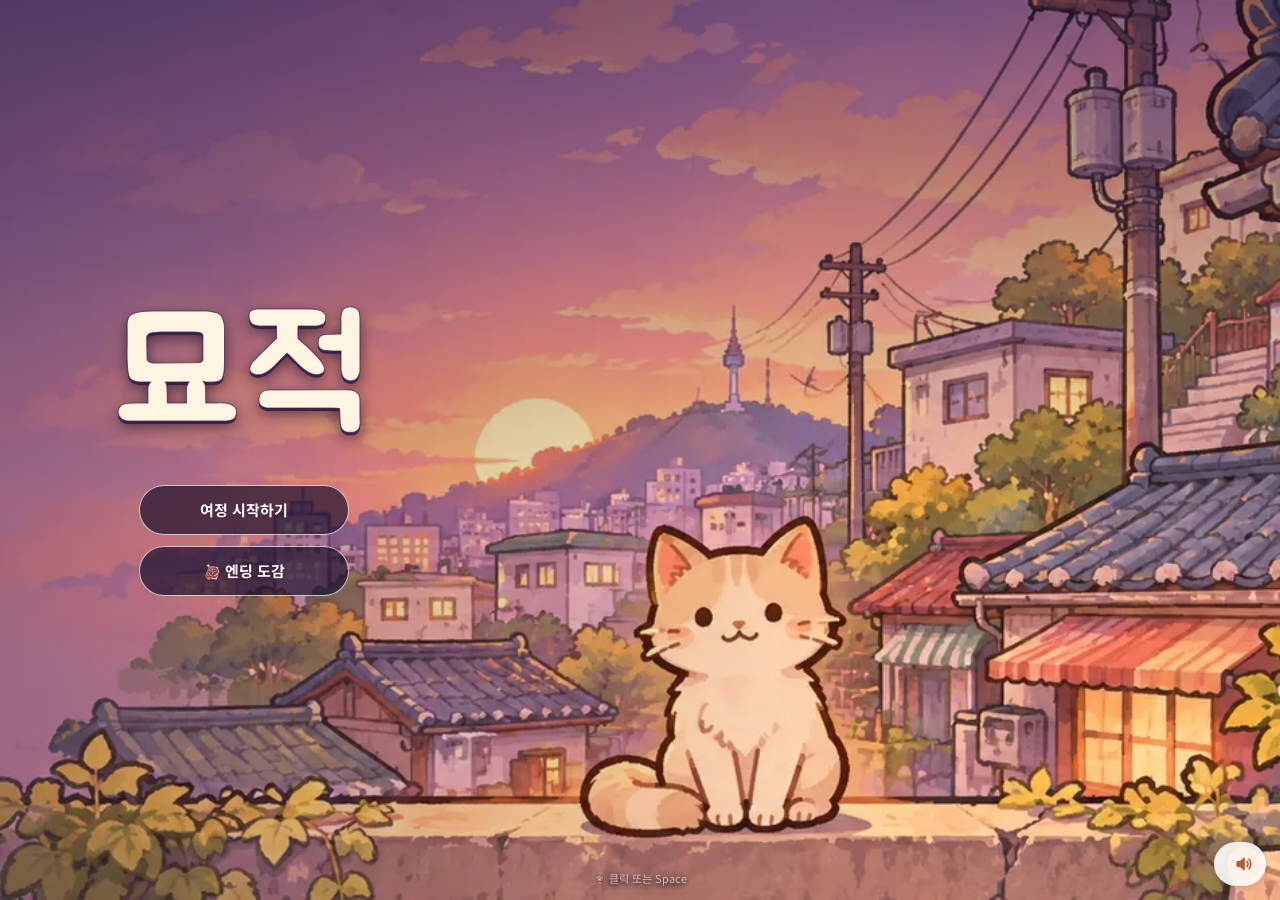
<file: index.html>
<!doctype html>
<html lang="ko">
<head>
<meta charset="UTF-8" />
<meta name="viewport" content="width=device-width, initial-scale=1.0, maximum-scale=1, user-scalable=no, viewport-fit=cover" />
<script>window.__IS_TOUCH = (window.matchMedia && matchMedia("(pointer: coarse)").matches) || ("ontouchstart" in window); if(window.__IS_TOUCH) document.documentElement.classList.add("is-touch");</script>
<title>묘적</title>
<link rel="icon" type="image/png" sizes="64x64" href="icons/icon-64.png">
<link rel="apple-touch-icon" sizes="180x180" href="icons/icon-180.png">
<link rel="manifest" href="manifest.webmanifest">
<meta name="theme-color" content="#5a3a22">

<!-- v38: 보금자리 상단 출입로/크롭 및 철거 후 암전 멈춤 수정 -->
<meta name="theme-color" content="#8f79c9">
<link rel="preconnect" href="https://fonts.googleapis.com">
<link href="https://fonts.googleapis.com/css2?family=Do+Hyeon&family=Noto+Sans+KR:wght@400;500;700;900&display=swap" rel="stylesheet">
<link rel="stylesheet" href="style.css">




















</head>
<body>
<div id="app" class="isaac-ui">
  <div class="sky-overlay" id="sky-overlay"></div>
  <div class="cloud" id="cloud1" style="width:180px;height:60px;top:8%;left:6%;"></div>
  <div class="cloud" id="cloud2" style="width:220px;height:70px;top:14%;left:38%;"></div>
  <div class="cloud" id="cloud3" style="width:160px;height:55px;top:6%;left:68%;"></div>
  <div class="cloud" id="cloud4" style="width:260px;height:80px;top:20%;left:78%;"></div>
  <div class="cloud" id="cloud5" style="width:190px;height:65px;top:22%;left:18%;"></div>
  <div class="lightning-overlay" id="lightning"></div>
  <div class="season-tint" id="season-tint"></div>
  <canvas id="fx-layer"></canvas>

  <header>
    <div class="title-block">
      <h1 id="home-title" role="button" tabindex="0" title="처음 화면으로 돌아가기">묘적</h1>
      <span class="stage-badge" id="stage-badge">성장기</span>
      <span class="day-count" id="day-count">1일차</span>
      <button class="dex-btn" id="dex-btn">📖 도감</button>
    </div>
    <div class="stat-panel">
      <div class="stat" id="stat-hunger">
        <div class="icon">🍖</div>
        <div>
          <div class="label">배고픔</div>
          <div class="bar-track"><div class="bar-fill" id="bar-hunger" style="width:70%; background:var(--coral);"></div></div>
        </div>
      </div>
      <div class="stat" id="stat-fun">
        <div class="icon">🧶</div>
        <div>
          <div class="label">재미도</div>
          <div class="bar-track"><div class="bar-fill" id="bar-fun" style="width:70%; background:#5BA6E5;"></div></div>
        </div>
      </div>
      <div class="stat" id="stat-aff">
        <div class="icon">💜</div>
        <div>
          <div class="label">애정도</div>
          <div class="hearts" id="hearts-display">🤍🤍🤍🤍🤍</div>
          <div class="bar-track"><div class="bar-fill" id="bar-aff" style="width:20%; background:#E86FA8;"></div></div>
        </div>
      </div>
      <div class="stat" id="stat-love" style="display:none;">
        <div class="icon" id="love-icon">🤍</div>
        <div>
          <div class="label">연인</div>
          <div class="love-carry" id="love-carry"></div>
        </div>
      </div>
      <div class="stat" id="stat-risk">
        <div class="icon" id="risk-icon">☀️</div>
        <div>
          <div class="label">위험도</div>
          <div class="bar-track"><div class="bar-fill" id="bar-risk" style="width:0%; background:var(--good);"></div></div>
        </div>
      </div>
    </div>
  </header>

  <main>
    <div class="trail-wrap">
      <div class="trail" id="trail"></div>
    </div>

    <div class="track-card" id="track-card">
      <div class="room-top-row">
        <div class="loc-badge" id="loc-badge">📍 골목</div>
        <div class="cat-caption" id="cat-caption">평범한 몸매</div>
      </div>
      <div class="room-wrap" id="room-wrap">
        <canvas id="room-canvas"></canvas>
        <div class="minimap" id="minimap" aria-label="지도"></div>
        <div id="isaac-grade" aria-hidden="true"><div class="vg"></div><div class="ink"></div></div>
        <div class="isaac-wrap" id="isaac-wrap"><div id="isaac-hud"></div><div class="skill-hud" id="skill-hud"></div></div>
        <div class="theft-hud" id="theft-hud"></div>
        <div class="kitten-hud" id="kitten-hud"></div>
        <div class="skill-dock" id="skill-dock"></div>
        <div class="fire-hud" id="fire-hud"></div>
        <div class="road-game" id="road-game"><canvas id="road-canvas"></canvas></div>
        <div class="room-popup" id="room-popup">
          <span class="popup-icon" id="popup-icon">🍽️</span>
          <div>
            <div class="popup-title" id="popup-title"></div>
            <div class="popup-desc" id="popup-desc">Space로 상호작용</div>
          </div>
        </div>
      </div>
    </div>

    <div class="tribute-box" id="tribute-box" style="display:none;"><h4>👑 받은 조공 <span id="tribute-count"></span></h4><div class="tribute-chips" id="tribute-chips"></div></div>

    <div class="hint-bar">
      <span><kbd>↑</kbd><kbd>↓</kbd><kbd>←</kbd><kbd>→</kbd> / <kbd>WASD</kbd> 이동</span>
      <span><kbd>Space</kbd> 조사하기</span>
    </div>

    <div class="toast" id="toast"></div>
  </main>

  <div class="trail-tip" id="trail-tip"></div>


  <!-- 게임 시작 후 표시되는 조작 튜토리얼 -->
  <div id="tutorial-overlay" aria-live="polite">
    <section class="tutorial-card" role="dialog" aria-modal="false" aria-labelledby="tutorial-title">
      <div class="tutorial-top">
        <span class="tutorial-paw">🐾</span>
        <span class="tutorial-count" id="tutorial-count">기본 조작 · 1/2</span>
      </div>
      <h2 class="tutorial-title" id="tutorial-title">골목을 걸어 보자</h2>
      <p class="tutorial-desc" id="tutorial-desc">방향키 또는 WASD를 눌러 고양이를 움직여 봐.</p>
      <div class="tutorial-foot">
        <button type="button" class="tutorial-skip" id="tutorial-skip">튜토리얼 건너뛰기</button>
        <span class="tutorial-status" id="tutorial-status">이동하면 자동으로 다음 단계로 넘어가요</span>
        <button type="button" class="tutorial-next" id="tutorial-next" disabled>다음</button>
      </div>
    </section>
  </div>

  <!-- 화면 암전(컷신·화재 연출용) -->
  <div id="dim-fade" aria-hidden="true"></div>

  <!-- 컷신 -->
  <div class="cutscene" id="cutscene">
    <div class="cs-vignette"></div>
    <div class="cs-bar top"></div>
    <div class="cs-bar bottom"></div>
    <div class="cs-illust" id="cs-illust"><img id="cs-img" alt="" /></div>
    <div class="cs-body" id="cs-body">
      <div class="cs-emoji" id="cs-emoji"></div>
      <div class="cs-text" id="cs-text"></div>
      <div class="cs-next" id="cs-next">클릭해서 계속 ▸</div>
      <div class="cs-opts" id="cs-opts"></div>
    </div>
  </div>

  <!-- 오프닝: 타이틀 → 인트로 → 하늘 안내 → 조작/규칙 (마지막 버튼 #start-btn 이 게임 시작) -->
  <div class="overlay show opening" id="start-overlay">
    <div class="op-sky" aria-hidden="true">
      <div class="op-stage"><div class="op-zoom" id="op-zoom">
        <img class="op-plate" alt="" src="assets/img_2.webp">
        <div id="op-fx"></div>
      </div></div>
      <div id="op-flies"></div>
      <div class="op-veil"></div>
    </div>

    <!-- 1. 타이틀 -->
    <section class="op-scene on" id="op-title">
      <div class="op-title-box">
        <h1 class="op-title-main">묘적</h1>
        <div class="op-title-actions">
          <button class="op-btn" id="op-begin" type="button">여정 시작하기</button>
          <button class="op-btn ghost op-dex-link" id="op-dex" type="button">📖 엔딩 도감</button>
        </div>
      </div>
      <div class="op-foot">🐾 클릭 또는 Space</div>
    </section>

    <!-- 2. 세계관 인트로 -->
    <section class="op-scene" id="op-intro">
      <div class="op-bar t"></div><div class="op-bar b"></div>
      <button class="op-btn ghost op-skip" id="op-skip" type="button">건너뛰기 ⏭</button>
      <div class="op-line" id="op-line"></div>
      <div class="op-dots" id="op-dots"></div>
      <div class="op-hint">클릭 · Space · → 로 계속</div>
    </section>

    <!-- 3. 출발 전 확인: 조작키 · 핵심 · 엔딩 (설명은 한 줄씩) -->
    <section class="op-scene" id="op-rules">
      <h2 class="op-h">조작키 · 생존 가이드 · 엔딩</h2>
      <p class="op-lead">출발 전에 이것만 확인해요.</p>
      <div class="op-rules">
        <div class="op-card">
          <h3>🎮 기본 조작</h3>
          <div class="op-row"><span>걸어 다니기</span><div class="op-touch">👆 화면 드래그</div><div class="op-keys"><kbd>↑</kbd><kbd>↓</kbd><kbd>←</kbd><kbd>→</kbd></div></div>
          <div class="op-row op-kbd-only"><span>WASD로도 이동</span><div class="op-keys"><kbd>W</kbd><kbd>A</kbd><kbd>S</kbd><kbd>D</kbd></div></div>
          <div class="op-row"><span>가까운 물건 조사하기</span><div class="op-touch">👆 물건 탭</div><div class="op-keys"><kbd>Space</kbd></div></div>
          <div class="op-row"><span>선택 · 사냥 · 눈치 싸움</span><div class="op-touch">👆 탭</div><div class="op-keys"><kbd class="mouse">🖱️ 클릭</kbd></div></div>
        </div>
        <div class="op-card">
          <h3>🐈 핵심 생존 가이드</h3>
          <div class="op-li"><b>세 가지 마음</b>
            <ul class="op-mind">
              <li><span class="mi">🍖</span><b>배고픔</b><em>(굶지 않게!)</em></li>
              <li><span class="mi">🧶</span><b>재미도</b><em>(스릴 넘치게!)</em></li>
              <li><span class="mi">💜</span><b>애정도</b><em>(냥줍·입양?)</em></li>
            </ul></div>
          <div class="op-li" style="margin-bottom:0"><b>⚠️ 위험한 것</b><br>개·사람·덫에 닿으면 배고픔이 닳아요. 하늘이 어두울수록 위험해요.</div>
        </div>
        <div class="op-card op-ends">
          <h3>📖 엔딩 <span id="op-end-count" style="font-weight:400;font-size:11.5px;opacity:.8"></span></h3>
          <div class="op-end-grid" id="op-end-grid"></div>
          <button class="op-btn ghost sm" id="op-dex2" type="button" style="margin-top:8px">자세히 보기</button>
        </div>
      </div>
      <div class="op-nav">
        <button class="op-btn" id="start-btn" type="button">🐾 출발하기</button>
      </div>
    </section>
  </div>

  <div class="ib-flash" id="ib-flash"></div>
  <div id="item-banner" aria-live="polite"><div class="ib-ico" id="ib-ico"></div><div class="ib-tag" id="ib-tag"></div><div class="ib-name" id="ib-name"></div><div class="ib-desc" id="ib-desc"></div></div>
  <div id="vs-intro" aria-hidden="true">
    <div class="vs-bg"></div><div class="vs-vig"></div>
    <div class="vs-side vs-l"><img id="vs-me" alt=""><div class="vs-name">나의 고양이</div><div class="vs-sub" id="vs-me-sub"></div></div>
    <div class="vs-mid">VS</div>
    <div class="vs-side vs-r"><img id="vs-foe" alt=""><div class="vs-name" id="vs-foe-name">보스 고양이</div><div class="vs-sub" id="vs-foe-sub"></div></div>
    <div class="vs-skip">클릭하거나 Space를 누르면 건너뛰기</div>
  </div>

  <div class="end-fade" id="end-fade"></div>
  <div class="end-lids" id="end-lids"><i class="lid t"></i><i class="lid b"></i></div>

  <!-- 선택 이벤트 오버레이 -->
  <div class="overlay" id="choice-overlay">
    <div class="modal">
      <h2 id="choice-title">고양이 선택창</h2>
      <p id="choice-desc"></p>
      <div class="opts" id="choice-opts"></div>
    </div>
  </div>

  <!-- 사냥 미니게임 -->
  <div class="overlay" id="hunt-overlay">
    <div class="modal hunt-modal">
      <h2 id="hunt-title">사냥!</h2>
      <p id="hunt-sub">움직이는 사냥감을 클릭해 발톱으로 공격하세요!</p>
      <div class="hunt-field" id="hunt-field"><div class="hunt-prey" id="hunt-prey"><span id="hunt-prey-ic"></span></div></div>
      <div class="hunt-pips" id="hunt-pips"></div>
    </div>
  </div>

  <!-- 비밀 아지트: 수상한 틈에서 냥스킬 카드 3장 중 1장을 고른다 -->
  <div class="overlay" id="secret-overlay">
    <div class="gacha" id="gacha">
      <div class="gacha-bg"></div>
      <div class="gacha-rays"></div>
      <h2 class="gacha-title" id="gacha-title">비밀 아지트</h2>
      <p class="gacha-sub" id="gacha-sub"></p>
      <div class="gacha-row" id="gacha-row"></div>
      <div class="gacha-flavor" id="gacha-flavor"></div>
      <div class="gacha-btns">
        <button class="gacha-go" id="gacha-confirm" type="button" hidden>이걸로 정했다!</button>
        <button class="gacha-skip" id="gacha-leave" type="button" hidden>다 두고 가기</button>
      </div>
    </div>
  </div>

  <!-- 벌 침 피하기 미니게임 -->
  <div class="overlay" id="bee-overlay">
    <div class="modal bee-modal">
      <h2><img class="v21-event-badge" src="assets/img_3.webp" alt="벌 공격 경고"> 꽃밭의 벌 — 달려드는 벌 떼를 피해라!</h2>
      <div class="bee-hud"><span id="bee-wave">웨이브 1 / 3</span><span id="bee-hp">❤️❤️❤️</span></div>
      <div class="bee-field" id="bee-field"><canvas id="bee-canvas"></canvas><div class="bee-msg" id="bee-msg"></div></div>
      <p class="bee-help" id="bee-help"></p>
    </div>
  </div>

  <!-- 서열 싸움: 행동 예측형 고양이 배틀 -->
  <div class="overlay" id="duel-overlay">
    <div class="modal duel-modal">
      <section class="duel-guide">
        <div class="duel-guide-heading">
          <span class="duel-guide-paw">🐾</span>
          <div>
            <h2 id="duel-title">고양이들의 서열싸움은 가위바위보와 비슷해요!</h2>
            <p>상대의 행동을 살펴보고 알맞은 행동을 골라 승리를 쟁취하세요!</p>
          </div>
        </div>
        <div class="duel-guide-body">
          <div class="duel-guide-cycle">
            <strong>상성 관계를 기억하세요!</strong>
            <div class="duel-cycle-line"><span>피하기</span><b>&lt;</b><span>하악질</span><b>&lt;</b><span>싸우기</span><b>&lt;</b><span>피하기</span></div>
            <small>같은 행동은 무승부예요.</small>
          </div>
        </div>
      </section>

      <section class="duel-battle">
        <div class="duel-hud">
          <div class="duel-hud-side">
            <div class="duel-hud-face player-face">🐱</div>
            <div class="duel-hud-info">
              <div class="duel-hud-label"><b>나</b><span id="duel-me">0/2</span></div>
              <div class="duel-hp"><i id="duel-player-fill"></i></div>
            </div>
          </div>
          <div class="duel-hud-center" id="duel-goal">먼저 2번 이기면 승리!</div>
          <div class="duel-hud-side opponent-hud">
            <div class="duel-hud-info">
              <div class="duel-hud-label"><b id="duel-foe-name">상대 고양이</b><span id="duel-foe">0/2</span></div>
              <div class="duel-hp foe-hp"><i id="duel-foe-fill"></i></div>
            </div>
            <div class="duel-hud-face foe-face">😾</div>
          </div>
        </div>

        <div class="duel-arena" id="duel-arena">
          <div class="duel-sky-glow"></div>
          <div class="duel-cloud cloud-one"></div>
          <div class="duel-cloud cloud-two"></div>
          <div class="duel-ground"></div>
          <div class="duel-cue-bubble" id="duel-cue">상대 고양이의 몸짓을 살펴보세요.</div>
          <button class="duel-catnip" id="duel-catnip" type="button" hidden></button>
          <div class="duel-cat player-cat" id="duel-player-cat">
            <img id="duel-player-sprite" alt="내 고양이">
            <span>나</span>
          </div>
          <div class="duel-vs-mark">VS</div>
          <div class="duel-fx-layer" id="duel-fx-layer" aria-hidden="true"></div>
          <div class="duel-cat opponent-cat" id="duel-foe-cat">
            <img id="duel-foe-sprite" alt="상대 고양이">
            <span>상대</span>
          </div>
          <div class="duel-arena-hint">상대의 자세를 보고 다음 행동을 예측해 봐!</div>
        </div>
      </section>

      <section class="duel-controls">
        <div class="duel-reveal" id="duel-reveal" aria-live="polite">상대의 행동을 예상해 아래에서 선택하세요.</div>
        <div class="duel-opts">
          <button class="duel-btn dodge-btn" data-move="dodge" type="button"><span class="duel-key">1</span><span class="duel-ic"><img data-duel-action="dodge" alt="피하기 자세" draggable="false"></span><b>피하기</b><small>공격을 피하고 거리 벌리기</small></button>
          <button class="duel-btn growl-btn" data-move="growl" type="button"><span class="duel-key">2</span><span class="duel-ic"><img data-duel-action="growl" alt="하악질 자세" draggable="false"></span><b>하악질</b><small>기세로 위협</small></button>
          <button class="duel-btn fight-btn" data-move="fight" type="button"><span class="duel-key">3</span><span class="duel-ic"><img data-duel-action="fight" alt="싸우기 자세" draggable="false"></span><b>싸우기</b><small>몸으로 맞서기</small></button>
        </div>
      </section>
    </div>
  </div>

  <!-- 엔딩 오버레이 -->
  <div class="overlay" id="end-overlay">
    <div class="modal">
      <img class="end-art" id="end-art" alt="">
      <div class="end-emoji" id="end-emoji">🐾</div>
      <h2 id="end-title"></h2>
      <p id="end-desc"></p>
      <div class="end-stats" id="end-stats"></div>
      <div class="end-btns">
        <button class="restart-btn ghost" id="end-dex-btn">📖 엔딩 도감</button>
        <button class="restart-btn" id="restart-btn">처음부터 다시</button>
      </div>
    </div>
  </div>

  <!-- 도감 오버레이 -->
  <div class="overlay" id="dex-overlay">
    <div class="modal dex-modal">
      <h2>📖 고양이 엔딩 도감</h2>
      <div class="dex-count" id="dex-count"></div>
      <div class="dex-grid" id="dex-grid"></div>
      <div class="tribute-box" id="dex-skill-box"><h4>🐾 냥스킬 도감 <span id="dex-skill-count"></span></h4><div class="tribute-chips" id="dex-skill-chips"></div></div>
      <div class="tribute-box" id="dex-tribute-box"><h4>👑 조공 도감 <span id="dex-tribute-count"></span></h4><div class="tribute-chips" id="dex-tribute-chips"></div></div>
      <div class="dex-actions">
        <button class="restart-btn ghost" id="dex-reset-btn">기록 초기화</button>
        <button class="restart-btn" id="dex-close-btn">닫기</button>
      </div>
    </div>
  </div>

</div>

<script src="js/game.js"></script>
<script>
/* 서열싸움 말풍선 높이를 CSS 변수로 전달 (모바일에서 아레나/고양이 위치 계산용) */
(function(){
  var a=document.getElementById("duel-arena"), c=document.getElementById("duel-cue");
  if(!a||!c) return;
  function set(){ var h=c.offsetHeight; if(h) a.style.setProperty("--cue-h", (h+6)+"px"); }
  if(window.ResizeObserver) new ResizeObserver(set).observe(c);
  window.addEventListener("resize", set); set();
})();
</script>
<div id="tj-rot">📱 가로로 돌리면 더 넓게 볼 수 있어요</div>
<script src="js/images.js"></script>
<script>if("serviceWorker" in navigator && location.protocol.startsWith("http")){addEventListener("load",()=>navigator.serviceWorker.register("sw.js").catch(()=>{}));}</script>
</body>
</html>
</file>
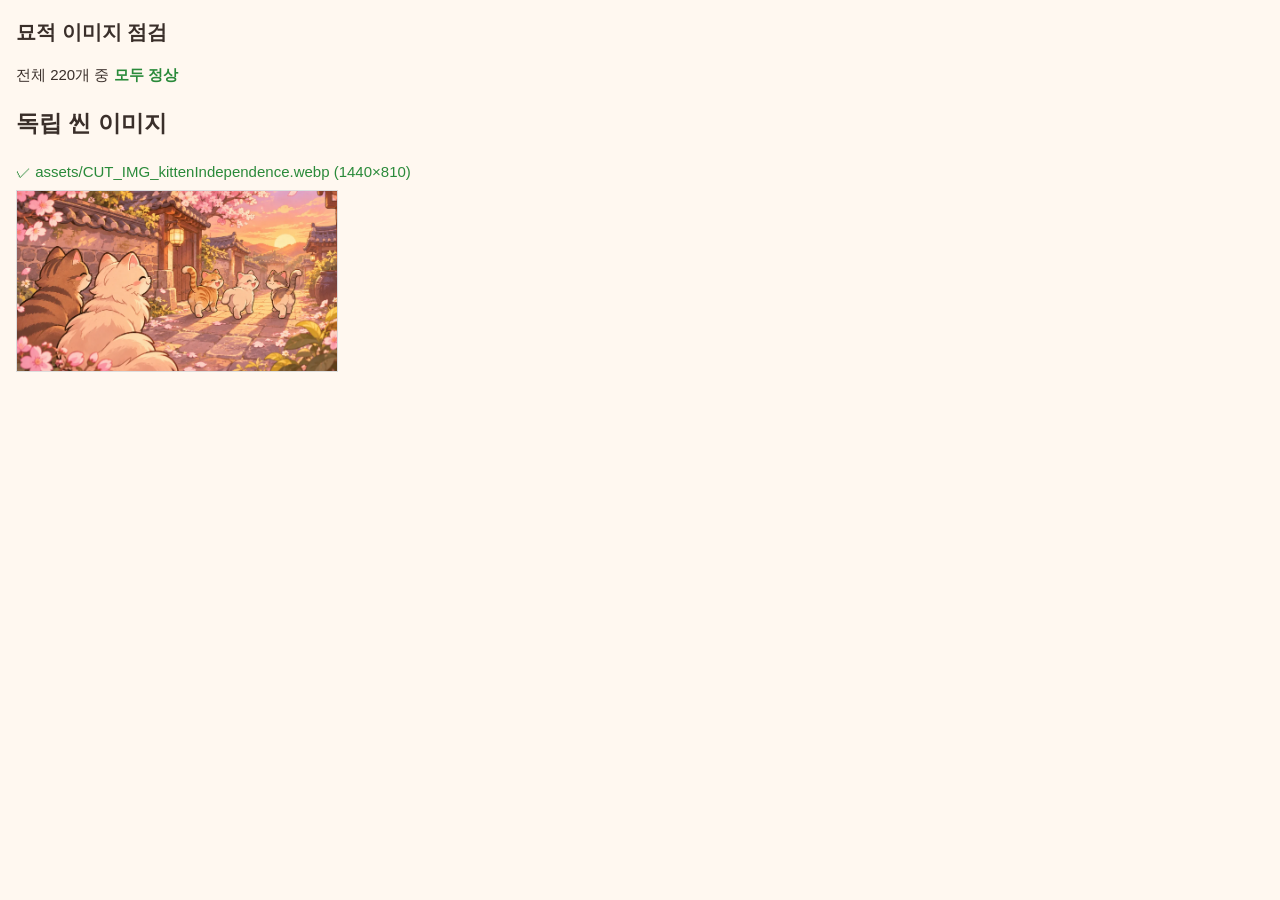
<file: check.html>
<!doctype html><html lang="ko"><head><meta charset="utf-8"><meta name="viewport" content="width=device-width,initial-scale=1"><title>묘적 파일 점검</title>
<style>body{font:15px/1.6 sans-serif;margin:16px;background:#fff8f0;color:#3a2f2a}h1{font-size:20px}.ok{color:#2a8a3a}.bad{color:#c0392b;font-weight:700}code{background:#fff;padding:1px 5px;border-radius:4px}img{max-width:320px;display:block;margin:6px 0;border:1px solid #ddd}</style></head><body>
<h1>묘적 이미지 점검</h1><p id="sum">확인 중…</p><div id="bad"></div><h2>독립 씬 이미지</h2><div id="ind"></div>
<script src="js/images.js"></script>
<script>
const M=window.__IMG||{};const keys=Object.keys(M);let done=0,bad=[];
const sum=document.getElementById("sum"),badEl=document.getElementById("bad");
function fin(){sum.innerHTML="전체 "+keys.length+"개 중 <b class='"+(bad.length?"bad":"ok")+"'>"+(bad.length?bad.length+"개 불러오기 실패":"모두 정상")+"</b>";
 badEl.innerHTML=bad.map(b=>"<div class='bad'>✗ "+b[0]+" → <code>"+b[1]+"</code></div>").join("");}
keys.forEach(k=>{const im=new Image();im.onload=()=>{if(k==="CUT_IMG_kittenIndependence"){document.getElementById("ind").appendChild(im);im.insertAdjacentHTML("beforebegin","<div class='ok'>✓ "+M[k]+" ("+im.naturalWidth+"×"+im.naturalHeight+")</div>");}if(++done===keys.length)fin();};
 im.onerror=()=>{bad.push([k,M[k]]);if(++done===keys.length)fin();};im.src=M[k]+"?chk="+Date.now();});
if(!keys.length)sum.textContent="js/images.js 를 읽지 못했어요.";
</script></body></html>
</file>
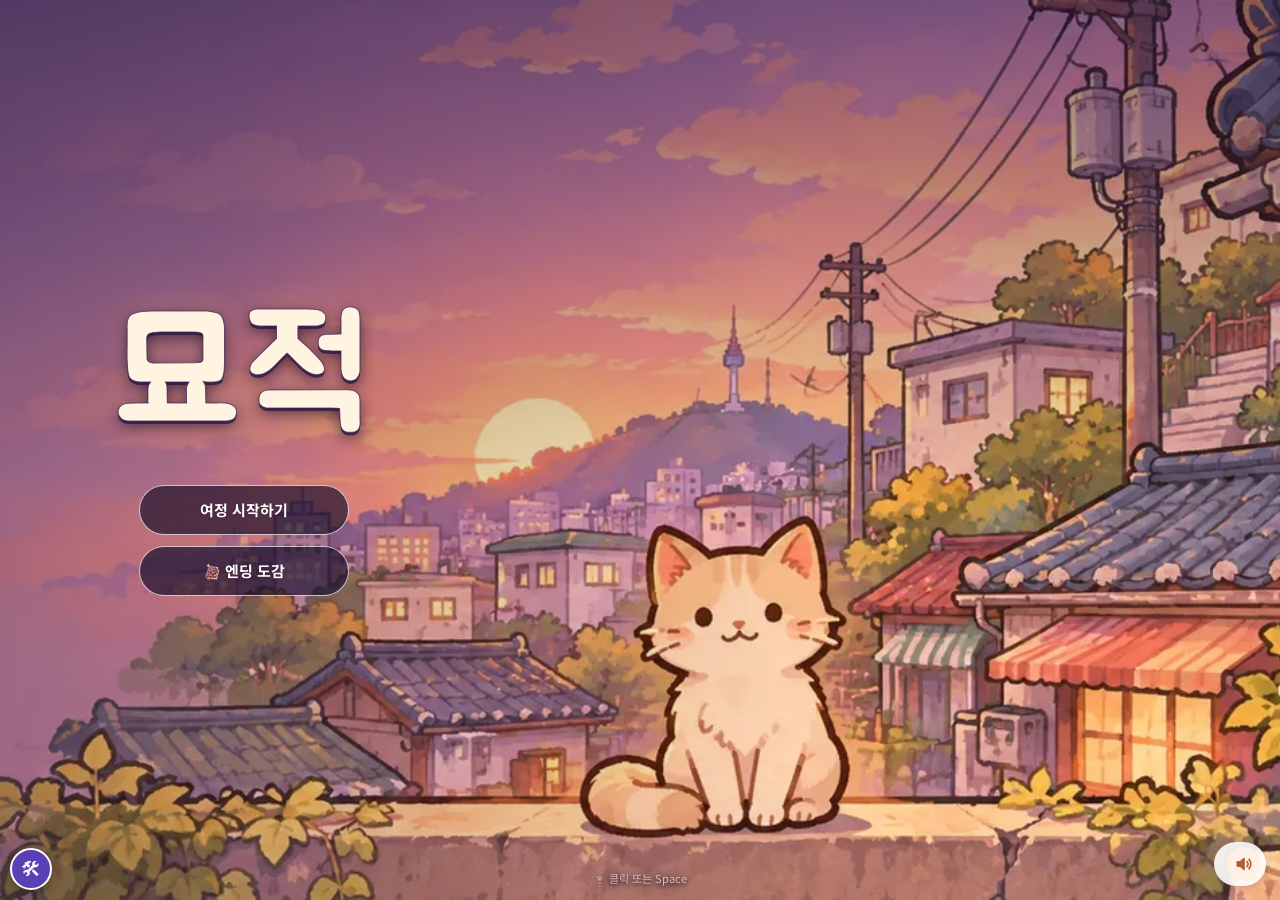
<file: eventroom.html>
<!doctype html>
<html lang="ko">
<head>
<meta charset="UTF-8" />
<meta name="viewport" content="width=device-width, initial-scale=1.0, maximum-scale=1, user-scalable=no, viewport-fit=cover" />
<script>window.__IS_TOUCH = (window.matchMedia && matchMedia("(pointer: coarse)").matches) || ("ontouchstart" in window); if(window.__IS_TOUCH) document.documentElement.classList.add("is-touch");</script>
<title>묘적 · 이벤트 룸</title>
<link rel="icon" type="image/png" sizes="64x64" href="icons/icon-64.png">
<link rel="apple-touch-icon" sizes="180x180" href="icons/icon-180.png">
<meta name="theme-color" content="#5a3a22">

<!-- v38: 보금자리 상단 출입로/크롭 및 철거 후 암전 멈춤 수정 -->
<meta name="theme-color" content="#8f79c9">
<link rel="preconnect" href="https://fonts.googleapis.com">
<link href="https://fonts.googleapis.com/css2?family=Do+Hyeon&family=Noto+Sans+KR:wght@400;500;700;900&display=swap" rel="stylesheet">
<link rel="stylesheet" href="style.css">




















</head>
<body>
<div id="app" class="isaac-ui">
  <div class="sky-overlay" id="sky-overlay"></div>
  <div class="cloud" id="cloud1" style="width:180px;height:60px;top:8%;left:6%;"></div>
  <div class="cloud" id="cloud2" style="width:220px;height:70px;top:14%;left:38%;"></div>
  <div class="cloud" id="cloud3" style="width:160px;height:55px;top:6%;left:68%;"></div>
  <div class="cloud" id="cloud4" style="width:260px;height:80px;top:20%;left:78%;"></div>
  <div class="cloud" id="cloud5" style="width:190px;height:65px;top:22%;left:18%;"></div>
  <div class="lightning-overlay" id="lightning"></div>
  <div class="season-tint" id="season-tint"></div>
  <canvas id="fx-layer"></canvas>

  <header>
    <div class="title-block">
      <h1 id="home-title" role="button" tabindex="0" title="처음 화면으로 돌아가기">묘적</h1>
      <span class="stage-badge" id="stage-badge">성장기</span>
      <span class="day-count" id="day-count">1일차</span>
      <button class="dex-btn" id="dex-btn">📖 도감</button>
    </div>
    <div class="stat-panel">
      <div class="stat" id="stat-hunger">
        <div class="icon">🍖</div>
        <div>
          <div class="label">배고픔</div>
          <div class="bar-track"><div class="bar-fill" id="bar-hunger" style="width:70%; background:var(--coral);"></div></div>
        </div>
      </div>
      <div class="stat" id="stat-fun">
        <div class="icon">🧶</div>
        <div>
          <div class="label">재미도</div>
          <div class="bar-track"><div class="bar-fill" id="bar-fun" style="width:70%; background:#5BA6E5;"></div></div>
        </div>
      </div>
      <div class="stat" id="stat-aff">
        <div class="icon">💜</div>
        <div>
          <div class="label">애정도</div>
          <div class="hearts" id="hearts-display">🤍🤍🤍🤍🤍</div>
          <div class="bar-track"><div class="bar-fill" id="bar-aff" style="width:20%; background:#E86FA8;"></div></div>
        </div>
      </div>
      <div class="stat" id="stat-love" style="display:none;">
        <div class="icon" id="love-icon">🤍</div>
        <div>
          <div class="label">연인</div>
          <div class="love-carry" id="love-carry"></div>
        </div>
      </div>
      <div class="stat" id="stat-risk">
        <div class="icon" id="risk-icon">☀️</div>
        <div>
          <div class="label">위험도</div>
          <div class="bar-track"><div class="bar-fill" id="bar-risk" style="width:0%; background:var(--good);"></div></div>
        </div>
      </div>
    </div>
  </header>

  <main>
    <div class="trail-wrap">
      <div class="trail" id="trail"></div>
    </div>

    <div class="track-card" id="track-card">
      <div class="room-top-row">
        <div class="loc-badge" id="loc-badge">📍 골목</div>
        <div class="cat-caption" id="cat-caption">평범한 몸매</div>
      </div>
      <div class="room-wrap" id="room-wrap">
        <canvas id="room-canvas"></canvas>
        <div class="minimap" id="minimap" aria-label="지도"></div>
        <div id="isaac-grade" aria-hidden="true"><div class="vg"></div><div class="ink"></div></div>
        <div class="isaac-wrap" id="isaac-wrap"><div id="isaac-hud"></div><div class="skill-hud" id="skill-hud"></div></div>
        <div class="theft-hud" id="theft-hud"></div>
        <div class="kitten-hud" id="kitten-hud"></div>
        <div class="skill-dock" id="skill-dock"></div>
        <div class="fire-hud" id="fire-hud"></div>
        <div class="road-game" id="road-game"><canvas id="road-canvas"></canvas></div>
        <div class="room-popup" id="room-popup">
          <span class="popup-icon" id="popup-icon">🍽️</span>
          <div>
            <div class="popup-title" id="popup-title"></div>
            <div class="popup-desc" id="popup-desc">Space로 상호작용</div>
          </div>
        </div>
      </div>
    </div>

    <div class="tribute-box" id="tribute-box" style="display:none;"><h4>👑 받은 조공 <span id="tribute-count"></span></h4><div class="tribute-chips" id="tribute-chips"></div></div>

    <div class="hint-bar">
      <span><kbd>↑</kbd><kbd>↓</kbd><kbd>←</kbd><kbd>→</kbd> / <kbd>WASD</kbd> 이동</span>
      <span><kbd>Space</kbd> 조사하기</span>
    </div>

    <div class="toast" id="toast"></div>
  </main>

  <div class="trail-tip" id="trail-tip"></div>


  <!-- 게임 시작 후 표시되는 조작 튜토리얼 -->
  <div id="tutorial-overlay" aria-live="polite">
    <section class="tutorial-card" role="dialog" aria-modal="false" aria-labelledby="tutorial-title">
      <div class="tutorial-top">
        <span class="tutorial-paw">🐾</span>
        <span class="tutorial-count" id="tutorial-count">기본 조작 · 1/2</span>
      </div>
      <h2 class="tutorial-title" id="tutorial-title">골목을 걸어 보자</h2>
      <p class="tutorial-desc" id="tutorial-desc">방향키 또는 WASD를 눌러 고양이를 움직여 봐.</p>
      <div class="tutorial-foot">
        <button type="button" class="tutorial-skip" id="tutorial-skip">튜토리얼 건너뛰기</button>
        <span class="tutorial-status" id="tutorial-status">이동하면 자동으로 다음 단계로 넘어가요</span>
        <button type="button" class="tutorial-next" id="tutorial-next" disabled>다음</button>
      </div>
    </section>
  </div>

  <!-- 화면 암전(컷신·화재 연출용) -->
  <div id="dim-fade" aria-hidden="true"></div>

  <!-- 컷신 -->
  <div class="cutscene" id="cutscene">
    <div class="cs-vignette"></div>
    <div class="cs-bar top"></div>
    <div class="cs-bar bottom"></div>
    <div class="cs-illust" id="cs-illust"><img id="cs-img" alt="" /></div>
    <div class="cs-body" id="cs-body">
      <div class="cs-emoji" id="cs-emoji"></div>
      <div class="cs-text" id="cs-text"></div>
      <div class="cs-next" id="cs-next">클릭해서 계속 ▸</div>
      <div class="cs-opts" id="cs-opts"></div>
    </div>
  </div>

  <!-- 오프닝: 타이틀 → 인트로 → 하늘 안내 → 조작/규칙 (마지막 버튼 #start-btn 이 게임 시작) -->
  <div class="overlay show opening" id="start-overlay">
    <div class="op-sky" aria-hidden="true">
      <div class="op-stage"><div class="op-zoom" id="op-zoom">
        <img class="op-plate" alt="" src="assets/img_2.webp">
        <div id="op-fx"></div>
      </div></div>
      <div id="op-flies"></div>
      <div class="op-veil"></div>
    </div>

    <!-- 1. 타이틀 -->
    <section class="op-scene on" id="op-title">
      <div class="op-title-box">
        <h1 class="op-title-main">묘적</h1>
        <div class="op-title-actions">
          <button class="op-btn" id="op-begin" type="button">여정 시작하기</button>
          <button class="op-btn ghost op-dex-link" id="op-dex" type="button">📖 엔딩 도감</button>
        </div>
      </div>
      <div class="op-foot">🐾 클릭 또는 Space</div>
    </section>

    <!-- 2. 세계관 인트로 -->
    <section class="op-scene" id="op-intro">
      <div class="op-bar t"></div><div class="op-bar b"></div>
      <button class="op-btn ghost op-skip" id="op-skip" type="button">건너뛰기 ⏭</button>
      <div class="op-line" id="op-line"></div>
      <div class="op-dots" id="op-dots"></div>
      <div class="op-hint">클릭 · Space · → 로 계속</div>
    </section>

    <!-- 3. 출발 전 확인: 조작키 · 핵심 · 엔딩 (설명은 한 줄씩) -->
    <section class="op-scene" id="op-rules">
      <h2 class="op-h">조작키 · 생존 가이드 · 엔딩</h2>
      <p class="op-lead">출발 전에 이것만 확인해요.</p>
      <div class="op-rules">
        <div class="op-card">
          <h3>🎮 기본 조작</h3>
          <div class="op-row"><span>걸어 다니기</span><div class="op-touch">👆 화면 드래그</div><div class="op-keys"><kbd>↑</kbd><kbd>↓</kbd><kbd>←</kbd><kbd>→</kbd></div></div>
          <div class="op-row op-kbd-only"><span>WASD로도 이동</span><div class="op-keys"><kbd>W</kbd><kbd>A</kbd><kbd>S</kbd><kbd>D</kbd></div></div>
          <div class="op-row"><span>가까운 물건 조사하기</span><div class="op-touch">👆 물건 탭</div><div class="op-keys"><kbd>Space</kbd></div></div>
          <div class="op-row"><span>선택 · 사냥 · 눈치 싸움</span><div class="op-touch">👆 탭</div><div class="op-keys"><kbd class="mouse">🖱️ 클릭</kbd></div></div>
        </div>
        <div class="op-card">
          <h3>🐈 핵심 생존 가이드</h3>
          <div class="op-li"><b>세 가지 마음</b>
            <ul class="op-mind">
              <li><span class="mi">🍖</span><b>배고픔</b><em>(굶지 않게!)</em></li>
              <li><span class="mi">🧶</span><b>재미도</b><em>(스릴 넘치게!)</em></li>
              <li><span class="mi">💜</span><b>애정도</b><em>(냥줍·입양?)</em></li>
            </ul></div>
          <div class="op-li" style="margin-bottom:0"><b>⚠️ 위험한 것</b><br>개·사람·덫에 닿으면 배고픔이 닳아요. 하늘이 어두울수록 위험해요.</div>
        </div>
        <div class="op-card op-ends">
          <h3>📖 엔딩 <span id="op-end-count" style="font-weight:400;font-size:11.5px;opacity:.8"></span></h3>
          <div class="op-end-grid" id="op-end-grid"></div>
          <button class="op-btn ghost sm" id="op-dex2" type="button" style="margin-top:8px">자세히 보기</button>
        </div>
      </div>
      <div class="op-nav">
        <button class="op-btn" id="start-btn" type="button">🐾 출발하기</button>
      </div>
    </section>
  </div>

  <div class="ib-flash" id="ib-flash"></div>
  <div id="item-banner" aria-live="polite"><div class="ib-ico" id="ib-ico"></div><div class="ib-tag" id="ib-tag"></div><div class="ib-name" id="ib-name"></div><div class="ib-desc" id="ib-desc"></div></div>
  <div id="vs-intro" aria-hidden="true">
    <div class="vs-bg"></div><div class="vs-vig"></div>
    <div class="vs-side vs-l"><img id="vs-me" alt=""><div class="vs-name">나의 고양이</div><div class="vs-sub" id="vs-me-sub"></div></div>
    <div class="vs-mid">VS</div>
    <div class="vs-side vs-r"><img id="vs-foe" alt=""><div class="vs-name" id="vs-foe-name">보스 고양이</div><div class="vs-sub" id="vs-foe-sub"></div></div>
    <div class="vs-skip">클릭하거나 Space를 누르면 건너뛰기</div>
  </div>

  <div class="end-fade" id="end-fade"></div>
  <div class="end-lids" id="end-lids"><i class="lid t"></i><i class="lid b"></i></div>

  <!-- 선택 이벤트 오버레이 -->
  <div class="overlay" id="choice-overlay">
    <div class="modal">
      <h2 id="choice-title">고양이 선택창</h2>
      <p id="choice-desc"></p>
      <div class="opts" id="choice-opts"></div>
    </div>
  </div>

  <!-- 사냥 미니게임 -->
  <div class="overlay" id="hunt-overlay">
    <div class="modal hunt-modal">
      <h2 id="hunt-title">사냥!</h2>
      <p id="hunt-sub">움직이는 사냥감을 클릭해 발톱으로 공격하세요!</p>
      <div class="hunt-field" id="hunt-field"><div class="hunt-prey" id="hunt-prey"><span id="hunt-prey-ic"></span></div></div>
      <div class="hunt-pips" id="hunt-pips"></div>
    </div>
  </div>

  <!-- 비밀 아지트: 수상한 틈에서 냥스킬 카드 3장 중 1장을 고른다 -->
  <div class="overlay" id="secret-overlay">
    <div class="gacha" id="gacha">
      <div class="gacha-bg"></div>
      <div class="gacha-rays"></div>
      <h2 class="gacha-title" id="gacha-title">비밀 아지트</h2>
      <p class="gacha-sub" id="gacha-sub"></p>
      <div class="gacha-row" id="gacha-row"></div>
      <div class="gacha-flavor" id="gacha-flavor"></div>
      <div class="gacha-btns">
        <button class="gacha-go" id="gacha-confirm" type="button" hidden>이걸로 정했다!</button>
        <button class="gacha-skip" id="gacha-leave" type="button" hidden>다 두고 가기</button>
      </div>
    </div>
  </div>

  <!-- 벌 침 피하기 미니게임 -->
  <div class="overlay" id="bee-overlay">
    <div class="modal bee-modal">
      <h2><img class="v21-event-badge" src="assets/img_3.webp" alt="벌 공격 경고"> 꽃밭의 벌 — 달려드는 벌 떼를 피해라!</h2>
      <div class="bee-hud"><span id="bee-wave">웨이브 1 / 3</span><span id="bee-hp">❤️❤️❤️</span></div>
      <div class="bee-field" id="bee-field"><canvas id="bee-canvas"></canvas><div class="bee-msg" id="bee-msg"></div></div>
      <p class="bee-help" id="bee-help"></p>
    </div>
  </div>

  <!-- 서열 싸움: 행동 예측형 고양이 배틀 -->
  <div class="overlay" id="duel-overlay">
    <div class="modal duel-modal">
      <section class="duel-guide">
        <div class="duel-guide-heading">
          <span class="duel-guide-paw">🐾</span>
          <div>
            <h2 id="duel-title">고양이들의 서열싸움은 가위바위보와 비슷해요!</h2>
            <p>상대의 행동을 살펴보고 알맞은 행동을 골라 승리를 쟁취하세요!</p>
          </div>
        </div>
        <div class="duel-guide-body">
          <div class="duel-guide-cycle">
            <strong>상성 관계를 기억하세요!</strong>
            <div class="duel-cycle-line"><span>피하기</span><b>&lt;</b><span>하악질</span><b>&lt;</b><span>싸우기</span><b>&lt;</b><span>피하기</span></div>
            <small>같은 행동은 무승부예요.</small>
          </div>
        </div>
      </section>

      <section class="duel-battle">
        <div class="duel-hud">
          <div class="duel-hud-side">
            <div class="duel-hud-face player-face">🐱</div>
            <div class="duel-hud-info">
              <div class="duel-hud-label"><b>나</b><span id="duel-me">0/2</span></div>
              <div class="duel-hp"><i id="duel-player-fill"></i></div>
            </div>
          </div>
          <div class="duel-hud-center" id="duel-goal">먼저 2번 이기면 승리!</div>
          <div class="duel-hud-side opponent-hud">
            <div class="duel-hud-info">
              <div class="duel-hud-label"><b id="duel-foe-name">상대 고양이</b><span id="duel-foe">0/2</span></div>
              <div class="duel-hp foe-hp"><i id="duel-foe-fill"></i></div>
            </div>
            <div class="duel-hud-face foe-face">😾</div>
          </div>
        </div>

        <div class="duel-arena" id="duel-arena">
          <div class="duel-sky-glow"></div>
          <div class="duel-cloud cloud-one"></div>
          <div class="duel-cloud cloud-two"></div>
          <div class="duel-ground"></div>
          <div class="duel-cue-bubble" id="duel-cue">상대 고양이의 몸짓을 살펴보세요.</div>
          <button class="duel-catnip" id="duel-catnip" type="button" hidden></button>
          <div class="duel-cat player-cat" id="duel-player-cat">
            <img id="duel-player-sprite" alt="내 고양이">
            <span>나</span>
          </div>
          <div class="duel-vs-mark">VS</div>
          <div class="duel-fx-layer" id="duel-fx-layer" aria-hidden="true"></div>
          <div class="duel-cat opponent-cat" id="duel-foe-cat">
            <img id="duel-foe-sprite" alt="상대 고양이">
            <span>상대</span>
          </div>
          <div class="duel-arena-hint">상대의 자세를 보고 다음 행동을 예측해 봐!</div>
        </div>
      </section>

      <section class="duel-controls">
        <div class="duel-reveal" id="duel-reveal" aria-live="polite">상대의 행동을 예상해 아래에서 선택하세요.</div>
        <div class="duel-opts">
          <button class="duel-btn dodge-btn" data-move="dodge" type="button"><span class="duel-key">1</span><span class="duel-ic"><img data-duel-action="dodge" alt="피하기 자세" draggable="false"></span><b>피하기</b><small>공격을 피하고 거리 벌리기</small></button>
          <button class="duel-btn growl-btn" data-move="growl" type="button"><span class="duel-key">2</span><span class="duel-ic"><img data-duel-action="growl" alt="하악질 자세" draggable="false"></span><b>하악질</b><small>기세로 위협</small></button>
          <button class="duel-btn fight-btn" data-move="fight" type="button"><span class="duel-key">3</span><span class="duel-ic"><img data-duel-action="fight" alt="싸우기 자세" draggable="false"></span><b>싸우기</b><small>몸으로 맞서기</small></button>
        </div>
      </section>
    </div>
  </div>

  <!-- 엔딩 오버레이 -->
  <div class="overlay" id="end-overlay">
    <div class="modal">
      <img class="end-art" id="end-art" alt="">
      <div class="end-emoji" id="end-emoji">🐾</div>
      <h2 id="end-title"></h2>
      <p id="end-desc"></p>
      <div class="end-stats" id="end-stats"></div>
      <div class="end-btns">
        <button class="restart-btn ghost" id="end-dex-btn">📖 엔딩 도감</button>
        <button class="restart-btn" id="restart-btn">처음부터 다시</button>
      </div>
    </div>
  </div>

  <!-- 도감 오버레이 -->
  <div class="overlay" id="dex-overlay">
    <div class="modal dex-modal">
      <h2>📖 고양이 엔딩 도감</h2>
      <div class="dex-count" id="dex-count"></div>
      <div class="dex-grid" id="dex-grid"></div>
      <div class="tribute-box" id="dex-skill-box"><h4>🐾 냥스킬 도감 <span id="dex-skill-count"></span></h4><div class="tribute-chips" id="dex-skill-chips"></div></div>
      <div class="tribute-box" id="dex-tribute-box"><h4>👑 조공 도감 <span id="dex-tribute-count"></span></h4><div class="tribute-chips" id="dex-tribute-chips"></div></div>
      <div class="dex-actions">
        <button class="restart-btn ghost" id="dex-reset-btn">기록 초기화</button>
        <button class="restart-btn" id="dex-close-btn">닫기</button>
      </div>
    </div>
  </div>

</div>

<script src="js/game.dev.js"></script>
<script>
/* 서열싸움 말풍선 높이를 CSS 변수로 전달 (모바일에서 아레나/고양이 위치 계산용) */
(function(){
  var a=document.getElementById("duel-arena"), c=document.getElementById("duel-cue");
  if(!a||!c) return;
  function set(){ var h=c.offsetHeight; if(h) a.style.setProperty("--cue-h", (h+6)+"px"); }
  if(window.ResizeObserver) new ResizeObserver(set).observe(c);
  window.addEventListener("resize", set); set();
})();
</script>
<div id="tj-rot">📱 가로로 돌리면 더 넓게 볼 수 있어요</div>
<script src="js/images.js"></script>
</body>
</html>
</file>
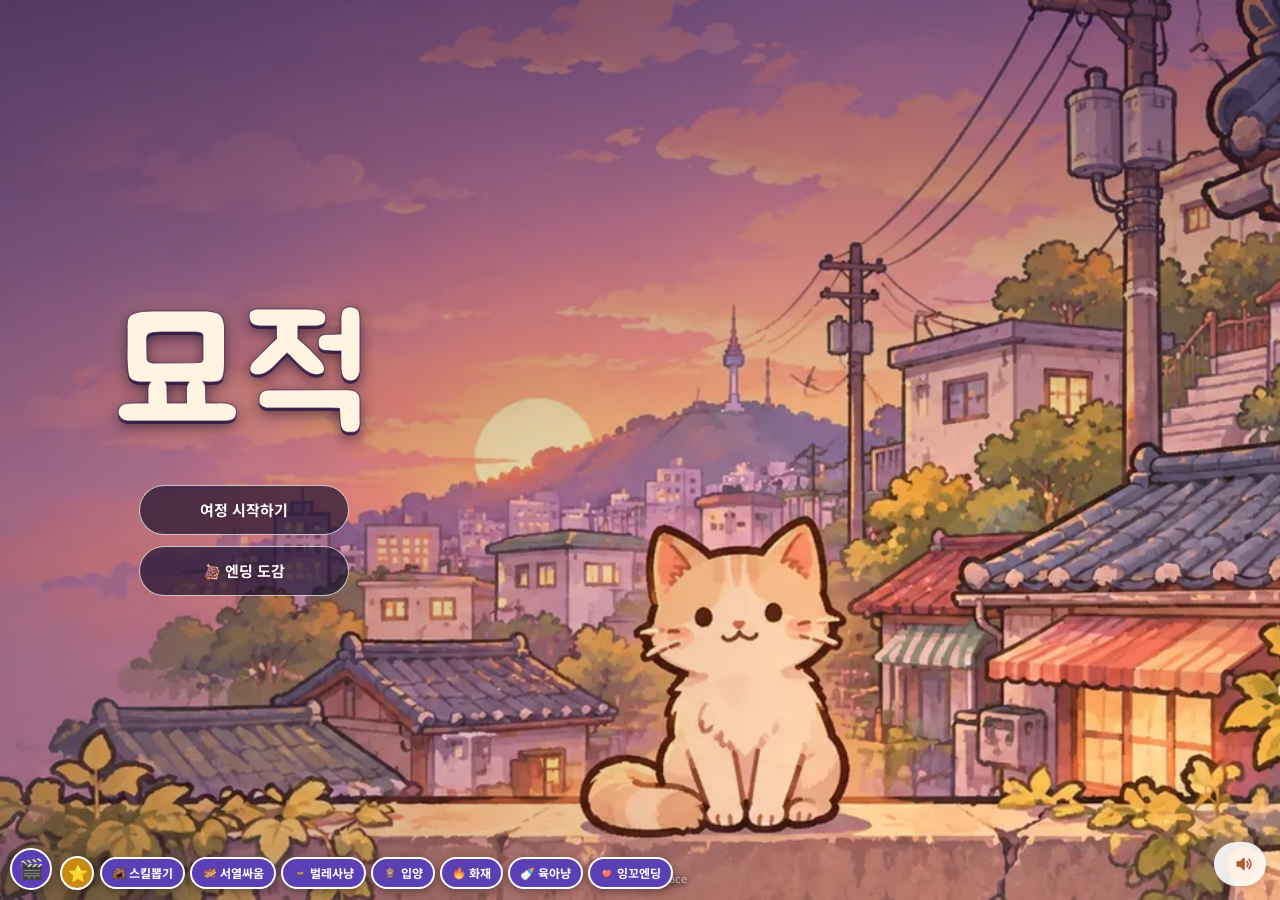
<file: present.html>
<!doctype html>
<html lang="ko">
<head>
<meta charset="UTF-8" />
<meta name="viewport" content="width=device-width, initial-scale=1.0, maximum-scale=1, user-scalable=no, viewport-fit=cover" />
<script>window.__IS_TOUCH = (window.matchMedia && matchMedia("(pointer: coarse)").matches) || ("ontouchstart" in window); if(window.__IS_TOUCH) document.documentElement.classList.add("is-touch");</script>
<title>묘적 · 발표용</title>
<link rel="icon" type="image/png" sizes="64x64" href="icons/icon-64.png">
<link rel="apple-touch-icon" sizes="180x180" href="icons/icon-180.png">
<meta name="theme-color" content="#5a3a22">

<!-- v38: 보금자리 상단 출입로/크롭 및 철거 후 암전 멈춤 수정 -->
<meta name="theme-color" content="#8f79c9">
<link rel="preconnect" href="https://fonts.googleapis.com">
<link href="https://fonts.googleapis.com/css2?family=Do+Hyeon&family=Noto+Sans+KR:wght@400;500;700;900&display=swap" rel="stylesheet">
<link rel="stylesheet" href="style.css">




















</head>
<body>
<div id="app" class="isaac-ui">
  <div class="sky-overlay" id="sky-overlay"></div>
  <div class="cloud" id="cloud1" style="width:180px;height:60px;top:8%;left:6%;"></div>
  <div class="cloud" id="cloud2" style="width:220px;height:70px;top:14%;left:38%;"></div>
  <div class="cloud" id="cloud3" style="width:160px;height:55px;top:6%;left:68%;"></div>
  <div class="cloud" id="cloud4" style="width:260px;height:80px;top:20%;left:78%;"></div>
  <div class="cloud" id="cloud5" style="width:190px;height:65px;top:22%;left:18%;"></div>
  <div class="lightning-overlay" id="lightning"></div>
  <div class="season-tint" id="season-tint"></div>
  <canvas id="fx-layer"></canvas>

  <header>
    <div class="title-block">
      <h1 id="home-title" role="button" tabindex="0" title="처음 화면으로 돌아가기">묘적</h1>
      <span class="stage-badge" id="stage-badge">성장기</span>
      <span class="day-count" id="day-count">1일차</span>
      <button class="dex-btn" id="dex-btn">📖 도감</button>
    </div>
    <div class="stat-panel">
      <div class="stat" id="stat-hunger">
        <div class="icon">🍖</div>
        <div>
          <div class="label">배고픔</div>
          <div class="bar-track"><div class="bar-fill" id="bar-hunger" style="width:70%; background:var(--coral);"></div></div>
        </div>
      </div>
      <div class="stat" id="stat-fun">
        <div class="icon">🧶</div>
        <div>
          <div class="label">재미도</div>
          <div class="bar-track"><div class="bar-fill" id="bar-fun" style="width:70%; background:#5BA6E5;"></div></div>
        </div>
      </div>
      <div class="stat" id="stat-aff">
        <div class="icon">💜</div>
        <div>
          <div class="label">애정도</div>
          <div class="hearts" id="hearts-display">🤍🤍🤍🤍🤍</div>
          <div class="bar-track"><div class="bar-fill" id="bar-aff" style="width:20%; background:#E86FA8;"></div></div>
        </div>
      </div>
      <div class="stat" id="stat-love" style="display:none;">
        <div class="icon" id="love-icon">🤍</div>
        <div>
          <div class="label">연인</div>
          <div class="love-carry" id="love-carry"></div>
        </div>
      </div>
      <div class="stat" id="stat-risk">
        <div class="icon" id="risk-icon">☀️</div>
        <div>
          <div class="label">위험도</div>
          <div class="bar-track"><div class="bar-fill" id="bar-risk" style="width:0%; background:var(--good);"></div></div>
        </div>
      </div>
    </div>
  </header>

  <main>
    <div class="trail-wrap">
      <div class="trail" id="trail"></div>
    </div>

    <div class="track-card" id="track-card">
      <div class="room-top-row">
        <div class="loc-badge" id="loc-badge">📍 골목</div>
        <div class="cat-caption" id="cat-caption">평범한 몸매</div>
      </div>
      <div class="room-wrap" id="room-wrap">
        <canvas id="room-canvas"></canvas>
        <div class="minimap" id="minimap" aria-label="지도"></div>
        <div id="isaac-grade" aria-hidden="true"><div class="vg"></div><div class="ink"></div></div>
        <div class="isaac-wrap" id="isaac-wrap"><div id="isaac-hud"></div><div class="skill-hud" id="skill-hud"></div></div>
        <div class="theft-hud" id="theft-hud"></div>
        <div class="kitten-hud" id="kitten-hud"></div>
        <div class="skill-dock" id="skill-dock"></div>
        <div class="fire-hud" id="fire-hud"></div>
        <div class="road-game" id="road-game"><canvas id="road-canvas"></canvas></div>
        <div class="room-popup" id="room-popup">
          <span class="popup-icon" id="popup-icon">🍽️</span>
          <div>
            <div class="popup-title" id="popup-title"></div>
            <div class="popup-desc" id="popup-desc">Space로 상호작용</div>
          </div>
        </div>
      </div>
    </div>

    <div class="tribute-box" id="tribute-box" style="display:none;"><h4>👑 받은 조공 <span id="tribute-count"></span></h4><div class="tribute-chips" id="tribute-chips"></div></div>

    <div class="hint-bar">
      <span><kbd>↑</kbd><kbd>↓</kbd><kbd>←</kbd><kbd>→</kbd> / <kbd>WASD</kbd> 이동</span>
      <span><kbd>Space</kbd> 조사하기</span>
    </div>

    <div class="toast" id="toast"></div>
  </main>

  <div class="trail-tip" id="trail-tip"></div>


  <!-- 게임 시작 후 표시되는 조작 튜토리얼 -->
  <div id="tutorial-overlay" aria-live="polite">
    <section class="tutorial-card" role="dialog" aria-modal="false" aria-labelledby="tutorial-title">
      <div class="tutorial-top">
        <span class="tutorial-paw">🐾</span>
        <span class="tutorial-count" id="tutorial-count">기본 조작 · 1/2</span>
      </div>
      <h2 class="tutorial-title" id="tutorial-title">골목을 걸어 보자</h2>
      <p class="tutorial-desc" id="tutorial-desc">방향키 또는 WASD를 눌러 고양이를 움직여 봐.</p>
      <div class="tutorial-foot">
        <button type="button" class="tutorial-skip" id="tutorial-skip">튜토리얼 건너뛰기</button>
        <span class="tutorial-status" id="tutorial-status">이동하면 자동으로 다음 단계로 넘어가요</span>
        <button type="button" class="tutorial-next" id="tutorial-next" disabled>다음</button>
      </div>
    </section>
  </div>

  <!-- 화면 암전(컷신·화재 연출용) -->
  <div id="dim-fade" aria-hidden="true"></div>

  <!-- 컷신 -->
  <div class="cutscene" id="cutscene">
    <div class="cs-vignette"></div>
    <div class="cs-bar top"></div>
    <div class="cs-bar bottom"></div>
    <div class="cs-illust" id="cs-illust"><img id="cs-img" alt="" /></div>
    <div class="cs-body" id="cs-body">
      <div class="cs-emoji" id="cs-emoji"></div>
      <div class="cs-text" id="cs-text"></div>
      <div class="cs-next" id="cs-next">클릭해서 계속 ▸</div>
      <div class="cs-opts" id="cs-opts"></div>
    </div>
  </div>

  <!-- 오프닝: 타이틀 → 인트로 → 하늘 안내 → 조작/규칙 (마지막 버튼 #start-btn 이 게임 시작) -->
  <div class="overlay show opening" id="start-overlay">
    <div class="op-sky" aria-hidden="true">
      <div class="op-stage"><div class="op-zoom" id="op-zoom">
        <img class="op-plate" alt="" src="assets/img_2.webp">
        <div id="op-fx"></div>
      </div></div>
      <div id="op-flies"></div>
      <div class="op-veil"></div>
    </div>

    <!-- 1. 타이틀 -->
    <section class="op-scene on" id="op-title">
      <div class="op-title-box">
        <h1 class="op-title-main">묘적</h1>
        <div class="op-title-actions">
          <button class="op-btn" id="op-begin" type="button">여정 시작하기</button>
          <button class="op-btn ghost op-dex-link" id="op-dex" type="button">📖 엔딩 도감</button>
        </div>
      </div>
      <div class="op-foot">🐾 클릭 또는 Space</div>
    </section>

    <!-- 2. 세계관 인트로 -->
    <section class="op-scene" id="op-intro">
      <div class="op-bar t"></div><div class="op-bar b"></div>
      <button class="op-btn ghost op-skip" id="op-skip" type="button">건너뛰기 ⏭</button>
      <div class="op-line" id="op-line"></div>
      <div class="op-dots" id="op-dots"></div>
      <div class="op-hint">클릭 · Space · → 로 계속</div>
    </section>

    <!-- 3. 출발 전 확인: 조작키 · 핵심 · 엔딩 (설명은 한 줄씩) -->
    <section class="op-scene" id="op-rules">
      <h2 class="op-h">조작키 · 생존 가이드 · 엔딩</h2>
      <p class="op-lead">출발 전에 이것만 확인해요.</p>
      <div class="op-rules">
        <div class="op-card">
          <h3>🎮 기본 조작</h3>
          <div class="op-row"><span>걸어 다니기</span><div class="op-touch">👆 화면 드래그</div><div class="op-keys"><kbd>↑</kbd><kbd>↓</kbd><kbd>←</kbd><kbd>→</kbd></div></div>
          <div class="op-row op-kbd-only"><span>WASD로도 이동</span><div class="op-keys"><kbd>W</kbd><kbd>A</kbd><kbd>S</kbd><kbd>D</kbd></div></div>
          <div class="op-row"><span>가까운 물건 조사하기</span><div class="op-touch">👆 물건 탭</div><div class="op-keys"><kbd>Space</kbd></div></div>
          <div class="op-row"><span>선택 · 사냥 · 눈치 싸움</span><div class="op-touch">👆 탭</div><div class="op-keys"><kbd class="mouse">🖱️ 클릭</kbd></div></div>
        </div>
        <div class="op-card">
          <h3>🐈 핵심 생존 가이드</h3>
          <div class="op-li"><b>세 가지 마음</b>
            <ul class="op-mind">
              <li><span class="mi">🍖</span><b>배고픔</b><em>(굶지 않게!)</em></li>
              <li><span class="mi">🧶</span><b>재미도</b><em>(스릴 넘치게!)</em></li>
              <li><span class="mi">💜</span><b>애정도</b><em>(냥줍·입양?)</em></li>
            </ul></div>
          <div class="op-li" style="margin-bottom:0"><b>⚠️ 위험한 것</b><br>개·사람·덫에 닿으면 배고픔이 닳아요. 하늘이 어두울수록 위험해요.</div>
        </div>
        <div class="op-card op-ends">
          <h3>📖 엔딩 <span id="op-end-count" style="font-weight:400;font-size:11.5px;opacity:.8"></span></h3>
          <div class="op-end-grid" id="op-end-grid"></div>
          <button class="op-btn ghost sm" id="op-dex2" type="button" style="margin-top:8px">자세히 보기</button>
        </div>
      </div>
      <div class="op-nav">
        <button class="op-btn" id="start-btn" type="button">🐾 출발하기</button>
      </div>
    </section>
  </div>

  <div class="ib-flash" id="ib-flash"></div>
  <div id="item-banner" aria-live="polite"><div class="ib-ico" id="ib-ico"></div><div class="ib-tag" id="ib-tag"></div><div class="ib-name" id="ib-name"></div><div class="ib-desc" id="ib-desc"></div></div>
  <div id="vs-intro" aria-hidden="true">
    <div class="vs-bg"></div><div class="vs-vig"></div>
    <div class="vs-side vs-l"><img id="vs-me" alt=""><div class="vs-name">나의 고양이</div><div class="vs-sub" id="vs-me-sub"></div></div>
    <div class="vs-mid">VS</div>
    <div class="vs-side vs-r"><img id="vs-foe" alt=""><div class="vs-name" id="vs-foe-name">보스 고양이</div><div class="vs-sub" id="vs-foe-sub"></div></div>
    <div class="vs-skip">클릭하거나 Space를 누르면 건너뛰기</div>
  </div>

  <div class="end-fade" id="end-fade"></div>
  <div class="end-lids" id="end-lids"><i class="lid t"></i><i class="lid b"></i></div>

  <!-- 선택 이벤트 오버레이 -->
  <div class="overlay" id="choice-overlay">
    <div class="modal">
      <h2 id="choice-title">고양이 선택창</h2>
      <p id="choice-desc"></p>
      <div class="opts" id="choice-opts"></div>
    </div>
  </div>

  <!-- 사냥 미니게임 -->
  <div class="overlay" id="hunt-overlay">
    <div class="modal hunt-modal">
      <h2 id="hunt-title">사냥!</h2>
      <p id="hunt-sub">움직이는 사냥감을 클릭해 발톱으로 공격하세요!</p>
      <div class="hunt-field" id="hunt-field"><div class="hunt-prey" id="hunt-prey"><span id="hunt-prey-ic"></span></div></div>
      <div class="hunt-pips" id="hunt-pips"></div>
    </div>
  </div>

  <!-- 비밀 아지트: 수상한 틈에서 냥스킬 카드 3장 중 1장을 고른다 -->
  <div class="overlay" id="secret-overlay">
    <div class="gacha" id="gacha">
      <div class="gacha-bg"></div>
      <div class="gacha-rays"></div>
      <h2 class="gacha-title" id="gacha-title">비밀 아지트</h2>
      <p class="gacha-sub" id="gacha-sub"></p>
      <div class="gacha-row" id="gacha-row"></div>
      <div class="gacha-flavor" id="gacha-flavor"></div>
      <div class="gacha-btns">
        <button class="gacha-go" id="gacha-confirm" type="button" hidden>이걸로 정했다!</button>
        <button class="gacha-skip" id="gacha-leave" type="button" hidden>다 두고 가기</button>
      </div>
    </div>
  </div>

  <!-- 벌 침 피하기 미니게임 -->
  <div class="overlay" id="bee-overlay">
    <div class="modal bee-modal">
      <h2><img class="v21-event-badge" src="assets/img_3.webp" alt="벌 공격 경고"> 꽃밭의 벌 — 달려드는 벌 떼를 피해라!</h2>
      <div class="bee-hud"><span id="bee-wave">웨이브 1 / 3</span><span id="bee-hp">❤️❤️❤️</span></div>
      <div class="bee-field" id="bee-field"><canvas id="bee-canvas"></canvas><div class="bee-msg" id="bee-msg"></div></div>
      <p class="bee-help" id="bee-help"></p>
    </div>
  </div>

  <!-- 서열 싸움: 행동 예측형 고양이 배틀 -->
  <div class="overlay" id="duel-overlay">
    <div class="modal duel-modal">
      <section class="duel-guide">
        <div class="duel-guide-heading">
          <span class="duel-guide-paw">🐾</span>
          <div>
            <h2 id="duel-title">고양이들의 서열싸움은 가위바위보와 비슷해요!</h2>
            <p>상대의 행동을 살펴보고 알맞은 행동을 골라 승리를 쟁취하세요!</p>
          </div>
        </div>
        <div class="duel-guide-body">
          <div class="duel-guide-cycle">
            <strong>상성 관계를 기억하세요!</strong>
            <div class="duel-cycle-line"><span>피하기</span><b>&lt;</b><span>하악질</span><b>&lt;</b><span>싸우기</span><b>&lt;</b><span>피하기</span></div>
            <small>같은 행동은 무승부예요.</small>
          </div>
        </div>
      </section>

      <section class="duel-battle">
        <div class="duel-hud">
          <div class="duel-hud-side">
            <div class="duel-hud-face player-face">🐱</div>
            <div class="duel-hud-info">
              <div class="duel-hud-label"><b>나</b><span id="duel-me">0/2</span></div>
              <div class="duel-hp"><i id="duel-player-fill"></i></div>
            </div>
          </div>
          <div class="duel-hud-center" id="duel-goal">먼저 2번 이기면 승리!</div>
          <div class="duel-hud-side opponent-hud">
            <div class="duel-hud-info">
              <div class="duel-hud-label"><b id="duel-foe-name">상대 고양이</b><span id="duel-foe">0/2</span></div>
              <div class="duel-hp foe-hp"><i id="duel-foe-fill"></i></div>
            </div>
            <div class="duel-hud-face foe-face">😾</div>
          </div>
        </div>

        <div class="duel-arena" id="duel-arena">
          <div class="duel-sky-glow"></div>
          <div class="duel-cloud cloud-one"></div>
          <div class="duel-cloud cloud-two"></div>
          <div class="duel-ground"></div>
          <div class="duel-cue-bubble" id="duel-cue">상대 고양이의 몸짓을 살펴보세요.</div>
          <button class="duel-catnip" id="duel-catnip" type="button" hidden></button>
          <div class="duel-cat player-cat" id="duel-player-cat">
            <img id="duel-player-sprite" alt="내 고양이">
            <span>나</span>
          </div>
          <div class="duel-vs-mark">VS</div>
          <div class="duel-fx-layer" id="duel-fx-layer" aria-hidden="true"></div>
          <div class="duel-cat opponent-cat" id="duel-foe-cat">
            <img id="duel-foe-sprite" alt="상대 고양이">
            <span>상대</span>
          </div>
          <div class="duel-arena-hint">상대의 자세를 보고 다음 행동을 예측해 봐!</div>
        </div>
      </section>

      <section class="duel-controls">
        <div class="duel-reveal" id="duel-reveal" aria-live="polite">상대의 행동을 예상해 아래에서 선택하세요.</div>
        <div class="duel-opts">
          <button class="duel-btn dodge-btn" data-move="dodge" type="button"><span class="duel-key">1</span><span class="duel-ic"><img data-duel-action="dodge" alt="피하기 자세" draggable="false"></span><b>피하기</b><small>공격을 피하고 거리 벌리기</small></button>
          <button class="duel-btn growl-btn" data-move="growl" type="button"><span class="duel-key">2</span><span class="duel-ic"><img data-duel-action="growl" alt="하악질 자세" draggable="false"></span><b>하악질</b><small>기세로 위협</small></button>
          <button class="duel-btn fight-btn" data-move="fight" type="button"><span class="duel-key">3</span><span class="duel-ic"><img data-duel-action="fight" alt="싸우기 자세" draggable="false"></span><b>싸우기</b><small>몸으로 맞서기</small></button>
        </div>
      </section>
    </div>
  </div>

  <!-- 엔딩 오버레이 -->
  <div class="overlay" id="end-overlay">
    <div class="modal">
      <img class="end-art" id="end-art" alt="">
      <div class="end-emoji" id="end-emoji">🐾</div>
      <h2 id="end-title"></h2>
      <p id="end-desc"></p>
      <div class="end-stats" id="end-stats"></div>
      <div class="end-btns">
        <button class="restart-btn ghost" id="end-dex-btn">📖 엔딩 도감</button>
        <button class="restart-btn" id="restart-btn">처음부터 다시</button>
      </div>
    </div>
  </div>

  <!-- 도감 오버레이 -->
  <div class="overlay" id="dex-overlay">
    <div class="modal dex-modal">
      <h2>📖 고양이 엔딩 도감</h2>
      <div class="dex-count" id="dex-count"></div>
      <div class="dex-grid" id="dex-grid"></div>
      <div class="tribute-box" id="dex-skill-box"><h4>🐾 냥스킬 도감 <span id="dex-skill-count"></span></h4><div class="tribute-chips" id="dex-skill-chips"></div></div>
      <div class="tribute-box" id="dex-tribute-box"><h4>👑 조공 도감 <span id="dex-tribute-count"></span></h4><div class="tribute-chips" id="dex-tribute-chips"></div></div>
      <div class="dex-actions">
        <button class="restart-btn ghost" id="dex-reset-btn">기록 초기화</button>
        <button class="restart-btn" id="dex-close-btn">닫기</button>
      </div>
    </div>
  </div>

</div>

<script src="js/game.present.js"></script>
<script>
/* 서열싸움 말풍선 높이를 CSS 변수로 전달 (모바일에서 아레나/고양이 위치 계산용) */
(function(){
  var a=document.getElementById("duel-arena"), c=document.getElementById("duel-cue");
  if(!a||!c) return;
  function set(){ var h=c.offsetHeight; if(h) a.style.setProperty("--cue-h", (h+6)+"px"); }
  if(window.ResizeObserver) new ResizeObserver(set).observe(c);
  window.addEventListener("resize", set); set();
})();
</script>
<div id="tj-rot">📱 가로로 돌리면 더 넓게 볼 수 있어요</div>
<script src="js/images.js"></script>
</body>
</html>
</file>
<file: style.css>
/* ---- base ---- */

  :root{
    --ink:#2A2438;
    --mute:#6B6480;
    --purple:#4B3F9E;
    --purple-deep:#3A3078;
    --lavender:#E9E5FA;
    --coral:#FF8A5B;
    --coral-deep:#E5713F;
    --card:#FFFFFFEE;
    --good:#4CAF6D;
    --bad:#D6533F;
  }
  *{box-sizing:border-box;}
  html,body{
    margin:0; padding:0; height:100%;
    font-family:'Noto Sans KR', sans-serif;
    color:var(--ink);
    overflow:hidden;
  }
  /* 한글 줄바꿈: 단어 중간에서 끊지 않고, 글상자를 벗어나는 단어는 통째로 아랫줄로 내린다 (아주 긴 한 덩어리만 예외로 강제 줄바꿈) */
  html{ word-break:keep-all; overflow-wrap:break-word; }
  #app{
    position:relative;
    width:100%; height:100vh; height:100dvh; min-height:520px;
    display:flex; flex-direction:column;
    background-color:#FFD0A0;            /* 장소에 따라 바뀜 (PAGE_BG) */
    transition: background-color .9s ease;
    overflow:hidden;
  }
  /* 피해를 입은 순간: 게임 화면이 잠깐 흔들리고 색이 빠진다 */
  #room-wrap{ transition: filter .45s ease; }
  #room-wrap.hurt{ filter: saturate(0.72) brightness(0.92); animation: hurt-shake .35s ease; }
  @keyframes hurt-shake{ 0%,100%{transform:translateX(0);} 20%{transform:translateX(-6px);} 40%{transform:translateX(5px);} 60%{transform:translateX(-3px);} 80%{transform:translateX(2px);} }
  .sky-overlay{
    position:absolute; inset:0; z-index:1; pointer-events:none;
    background: linear-gradient(180deg, #8FC7F2 0%, #EAF6FF 55%, #FBF9F5 100%);
    opacity:0;
    transition: background 1.4s ease, opacity 1.4s ease;
  }
  /* ---------- clouds ---------- */
  .cloud{
    position:absolute; border-radius:50%;
    background:#ffffff; opacity:0; filter:blur(1px);
    transition: opacity 1.4s ease;
    pointer-events:none; z-index:2;
  }
  .lightning-overlay{
    position:absolute; inset:0; background:#fff; opacity:0;
    pointer-events:none; z-index:9; mix-blend-mode:screen;
  }
  .lightning-overlay.flash{ animation: lightning-flash 0.5s ease-out; }
  @keyframes lightning-flash{
    0%{opacity:0;} 8%{opacity:0.55;} 18%{opacity:0.03;} 28%{opacity:0.4;} 45%{opacity:0;} 100%{opacity:0;}
  }
  /* 계절 파티클 레이어 (배경 위 · UI 아래) */
  #fx-layer{
    position:absolute; inset:0; z-index:8;
    pointer-events:none;
    opacity:0; transition: opacity 1.2s ease;
  }
  #fx-layer.on{ opacity:1; }
  .season-tint{
    position:absolute; inset:0; pointer-events:none; z-index:8;
    background: transparent; opacity:0; transition: opacity 1s ease, background 1s ease;
  }

  /* ---------- header ---------- */
  header{
    position:relative; z-index:7;
    display:flex; align-items:center; justify-content:space-between;
    padding:14px 22px 6px;
    flex-wrap:wrap; gap:8px;
  }
  .title-block{ display:flex; align-items:baseline; gap:10px; }
  h1{
    font-family:'Do Hyeon', sans-serif;
    font-size:22px; margin:0; color:var(--purple-deep);
    letter-spacing:0.5px;
  }
  .stage-badge{
    font-size:12px; font-weight:700; color:#fff;
    background:var(--coral); padding:4px 12px; border-radius:20px;
  }
  .day-count{ font-size:12px; color:var(--mute); }

  .stat-panel{
    display:flex; gap:14px; flex-wrap:wrap;
  }
  .stat{
    background:var(--card); border-radius:14px; padding:8px 12px;
    display:flex; align-items:center; gap:8px;
    min-width:118px; position:relative;
    box-shadow: 0 2px 8px rgba(60,40,120,0.08);
  }
  .stat.pulse{ animation: stat-pulse .5s ease; }
  @keyframes stat-pulse{ 0%,100%{transform:scale(1);} 40%{transform:scale(1.07);} }
  .stat .icon{ font-size:18px; width:22px; text-align:center; }
  .stat .bar-track{
    width:96px; height:10px; border-radius:5px; background:#E4E0F5; overflow:hidden;
  }
  .stat .bar-fill{ height:100%; border-radius:5px; transition: width .4s ease, background .4s ease; }
  .stat .label{ font-size:10px; color:var(--mute); font-weight:700; }
  .hearts{ font-size:12px; letter-spacing:1px; margin-bottom:3px; }
  /* 스탯이 변할 때 떠오르는 수치 */
  .delta{
    position:absolute; right:6px; top:-8px; z-index:10;
    font-size:13px; font-weight:900; padding:2px 9px; border-radius:12px;
    pointer-events:none; white-space:nowrap;
    box-shadow:0 2px 6px rgba(0,0,0,0.18);
    animation: delta-float 1.5s ease-out forwards;
  }
  .delta.up{ background:#E6F7EC; color:#1F7A42; }
  .delta.down{ background:#FDE8E4; color:#B2402E; }
  @keyframes delta-float{
    0%{opacity:0; transform:translateY(8px) scale(.8);}
    15%{opacity:1; transform:translateY(0) scale(1.1);}
    70%{opacity:1;}
    100%{opacity:0; transform:translateY(-16px);}
  }

  /* ---------- main stage ---------- */
  main{
    position:relative; z-index:6;
    flex:1; min-height:0; display:flex; flex-direction:column;
    align-items:center; justify-content:flex-start;   /* 게임 화면이 주 화면 */
    padding: 0 18px 12px;
  }

  .trail-wrap{
    position:relative; width:min(1280px, 100%); height:54px; flex:0 0 auto;
    margin-bottom:2px;
  }
  .trail{
    position:absolute; inset:0;
    display:flex; align-items:center; gap:10px;
    overflow-x:auto; overflow-y:hidden; padding:0 8px;
    scrollbar-width:thin; scrollbar-color: rgba(75,63,158,0.35) transparent;
  }
  .trail:empty::before{
    content:"지나온 길이 여기에 쌓여요 🐾  (아이콘에 마우스를 올리면 자세히 · 스크롤하면 예전 기록)";
    font-size:11.5px; color:var(--ink); white-space:nowrap;
    background:rgba(255,255,255,0.7); padding:5px 12px; border-radius:20px;
  }
  .trail-item{
    flex:0 0 auto; width:34px; height:34px; border-radius:50%;
    background:#fff; display:flex; align-items:center; justify-content:center;
    font-size:16px; box-shadow:0 2px 5px rgba(0,0,0,0.12);
    border:2px solid #fff; cursor:pointer;
    transition: transform .12s ease;
  }
  .trail-item:hover{ transform:translateY(-2px) scale(1.12); }
  .trail-item.choice{ background:#F3F0FF; border-color:var(--coral); }
  .trail-item.bad{ border-color:#F3B0A5; }
  .trail-tip{
    position:fixed; left:0; top:0; z-index:40; max-width:260px;
    background:var(--ink); color:#fff; padding:10px 13px; border-radius:12px;
    font-size:12px; line-height:1.5; box-shadow:0 8px 22px rgba(0,0,0,0.28);
    opacity:0; pointer-events:none; transition:opacity .12s ease;
  }
  .trail-tip.show{ opacity:1; }
  .tt-head{ font-weight:700; font-size:13px; }
  .tt-sub{ color:#BDB6D6; font-size:11px; }
  .tt-msg{ margin-top:4px; }
  .tt-fx{ margin-top:6px; display:flex; gap:8px; flex-wrap:wrap; font-weight:700; }
  .tt-fx .up{ color:#7BE0A0; }
  .tt-fx .down{ color:#FF9C8C; }

  .track-card{
    position:relative;
    width:min(1280px, 100%); flex:1; min-height:0;
    background:var(--card);
    border-radius:22px;
    padding:12px 16px 16px;
    box-shadow: 0 10px 30px rgba(60,40,120,0.16);
    display:flex; flex-direction:column; gap:10px;
    transition: filter .4s ease, transform .4s ease;
  }
  .track-card.dimmed{
    filter: blur(3px) brightness(0.9);
    transform: scale(0.98);
  }

  .room-top-row{
    display:flex; align-items:center; justify-content:space-between; gap:8px;
  }
  .loc-badge{
    font-size:11.5px; color:var(--ink); background:#F3F0FF;
    padding:4px 11px; border-radius:20px;
    transition: background .4s ease;
  }
  .cat-caption{ font-size:11.5px; color:var(--mute); text-align:right; line-height:1.45; }

  .room-wrap{
    position:relative; width:100%; flex:1; min-height:0;
    border-radius:16px; overflow:hidden; background:#EDEAFB;
    box-shadow: inset 0 0 0 2px rgba(255,255,255,0.6);
    margin-top:8px;
  }
  #room-canvas{ position:absolute; inset:0; display:block; width:100%; height:100%; }
  /* ---------- 미니맵 ---------- */
  .minimap{
    position:absolute; top:10px; right:10px; z-index:3; pointer-events:none;
    display:grid; grid-template-columns:repeat(4, 34px); grid-template-rows:repeat(3, 34px); gap:3px;
    padding:6px; background:rgba(255,255,255,0.86); border-radius:12px;
    box-shadow:0 3px 10px rgba(60,40,120,0.18);
  }
  .mm-cell{
    border-radius:8px; display:flex; align-items:center; justify-content:center;
    font-size:16px; line-height:1; background:#ECE9F7; opacity:0.4;
    transition: opacity .3s ease, background .3s ease;
  }
  .mm-cell.seen{ opacity:1; }
  .mm-cell.unk{ font-size:10px; font-weight:800; letter-spacing:-1px; color:#7C73A8; opacity:0.75; }
  .mm-cell.here{ opacity:1; outline:2.5px solid var(--coral); outline-offset:1px; animation: mm-pulse 1.4s ease-in-out infinite; }
  @keyframes mm-pulse{ 0%,100%{ transform:scale(1);} 50%{ transform:scale(1.12);} }
  @media (max-width: 640px){
    .minimap{ grid-template-columns:repeat(4, 26px); grid-template-rows:repeat(3, 26px); gap:2px; padding:4px; }
    .mm-cell{ font-size:12px; }
  }
  .room-popup{
    position:absolute; left:50%; bottom:10px; transform:translateX(-50%) translateY(6px);
    display:flex; align-items:center; gap:10px; max-width:92%;
    background:rgba(255,255,255,0.95); border:2px solid var(--coral);
    padding:7px 14px; border-radius:14px; box-shadow:0 6px 16px rgba(0,0,0,0.12);
    opacity:0; pointer-events:none; transition:opacity .15s ease, transform .15s ease;
  }
  .room-popup.show{ opacity:1; transform:translateX(-50%) translateY(0); }
  .popup-icon{ font-size:22px; }
  .popup-title{ font-size:12.5px; font-weight:700; color:var(--ink); }
  .popup-desc{ font-size:11px; color:var(--mute); }

  .hint-bar{
    width:min(1280px,100%); flex:0 0 auto;
    display:flex; justify-content:center; gap:8px;
    margin-top:8px; font-size:11px; color:var(--ink);
    flex-wrap:wrap;
  }
  .hint-bar span{
    background:rgba(255,255,255,0.82);
    border-radius:20px; padding:4px 10px;
    display:inline-flex; align-items:center; gap:4px;
    box-shadow:0 1px 4px rgba(60,40,120,0.12);
  }
  .hint-bar kbd{
    background:#fff; border-radius:6px; padding:2px 7px; font-weight:700;
    box-shadow:0 1px 3px rgba(0,0,0,0.15); color:var(--ink); font-family: inherit;
  }  .toast{
    position:absolute; top:86px; left:50%; transform:translateX(-50%);
    background:var(--ink); color:#fff; padding:8px 18px; border-radius:20px;
    font-size:12.5px; opacity:0; pointer-events:none; z-index:20;
    transition: opacity .25s ease, top .25s ease;
    white-space:nowrap;
  }
  .toast.show{ opacity:1; top:100px; }

  /* ---------- 컷신 (레터박스) ---------- */
  .cutscene{
    position:absolute; inset:0; z-index:26;
    opacity:0; pointer-events:none;
    transition: opacity .35s ease;
    cursor:pointer;
  }
  .cutscene.show{ opacity:1; pointer-events:auto; }
  /* 암전: 게임 화면이 서서히 어두워졌다가 밝아지며 컷신이 열린다 (냥줍 컷신·화재 시작) */
  #dim-fade{ position:absolute; inset:0; z-index:25; opacity:0; pointer-events:none; background:#06050d; transition:opacity .8s ease; }
  #dim-fade.fire{ background:radial-gradient(ellipse at 50% 60%, #3a0e08 0%, #120403 55%, #050202 100%); }
  #dim-fade.block{ pointer-events:auto; }
  .cs-vignette{
    position:absolute; inset:0; z-index:1;
    background:
      radial-gradient(ellipse at 32% 56%, rgba(0,0,0,0) 20%, rgba(10,8,20,0.72) 92%),
      linear-gradient(180deg, rgba(10,8,20,0.28), rgba(10,8,20,0.42));
    opacity:0; transition: opacity .6s ease;
  }
  /* 컷신 동안 게임 UI는 뒤로 물러난다 */
  header, main{ transition: opacity .45s ease, filter .45s ease; }
  #app.cs-on header, #app.cs-on main{
    opacity:0.08; filter:blur(3px); pointer-events:none;
  }
  .cutscene.show .cs-vignette{ opacity:1; }
  .cs-bar{
    position:absolute; left:0; right:0; height:0; z-index:2;
    background:#0A0912;
    transition: height .55s cubic-bezier(.65,0,.35,1);
  }
  .cs-bar.top{ top:0; }
  .cs-bar.bottom{ bottom:0; }
  .cutscene.show .cs-bar{ height:12.5%; }

  .cs-illust{
    position:absolute; left:0; right:0; top:12.5%; bottom:12.5%;
    z-index:2; display:none;
    align-items:center; justify-content:center;
    opacity:0; transition: opacity .35s ease;
  }
  .cs-illust.on{ display:flex; }
  .cutscene.show .cs-illust.on{ opacity:1; }
  .cs-illust img{
    max-width:100%; max-height:100%;
    width:auto; height:auto;
    object-fit:contain;
    box-shadow:0 18px 60px rgba(0,0,0,0.55);
  }
  .cs-illust img.cutout{ box-shadow:none; max-height:78%; filter:drop-shadow(0 10px 28px rgba(0,0,0,0.5)); }
  /* 밝은 그림에서도 자막이 읽히도록 아래쪽을 살짝 어둡게 */
  .cs-illust.on::after{
    content:""; position:absolute; left:0; right:0; bottom:0; height:42%; pointer-events:none;
    background:linear-gradient(to top, rgba(8,6,20,0.72), rgba(8,6,20,0));
  }

  .cs-body{
    position:absolute; left:0; right:0; bottom:12.5%;
    z-index:3; padding:0 6% 30px;
    display:flex; flex-direction:column; align-items:center; text-align:center;
  }
  .cs-body.enter{ animation: cs-in .42s ease-out; }
  @keyframes cs-in{
    from{ opacity:0; transform:translateY(12px); }
    to{ opacity:1; transform:none; }
  }
  .cs-emoji{
    font-size:42px; line-height:1; margin-bottom:12px;
    filter: drop-shadow(0 5px 14px rgba(0,0,0,0.6));
  }
  .cs-text{
    font-family:'Do Hyeon', sans-serif;
    color:#fff; font-size:20px; line-height:1.7;
    max-width:720px; white-space:pre-line;
    text-shadow: 0 2px 12px rgba(0,0,0,0.9), 0 0 34px rgba(0,0,0,0.65);
  }
  .cs-next{
    margin-top:16px; font-size:11.5px; color:#E4DFF6; letter-spacing:0.5px;
    animation: cs-blink 1.7s ease-in-out infinite;
  }
  @keyframes cs-blink{ 0%,100%{opacity:0.28;} 50%{opacity:0.95;} }
  .cs-opts{
    margin-top:20px; display:flex; flex-direction:column; gap:9px;
    width:min(430px, 92%);
  }
  .cs-opt{
    border:1.5px solid rgba(255,255,255,0.32);
    background: rgba(18,14,34,0.58);
    border-radius:13px; padding:11px 16px; text-align:left;
    color:#fff; font-family:inherit; font-size:13.5px; cursor:pointer;
    transition: border-color .16s ease, background .16s ease, transform .12s ease;
  }
  .cs-opt:hover, .cs-opt:focus{
    border-color:var(--coral); background:rgba(255,138,91,0.3); transform:translateX(3px);
  }
  .cs-opt b{ display:block; margin-bottom:2px; font-size:14px; }
  .cs-opt span{ font-size:11.5px; color:#CFC8E8; }

  @media (max-width: 640px){
    .cs-text{ font-size:16px; }
    .cs-emoji{ font-size:34px; }
  }

  /* ---------- modal ---------- */
  .overlay{
    position:absolute; inset:0; background:rgba(40,30,70,0.45);
    display:flex; align-items:center; justify-content:center;
    z-index:30; opacity:0; pointer-events:none; transition:opacity .25s ease;
  }
  .overlay.show{ opacity:1; pointer-events:auto; }
  .modal{
    background:#fff; border-radius:20px; padding:28px 30px; width:min(480px,90%);
    box-shadow:0 20px 50px rgba(0,0,0,0.3);
    text-align:center;
    transform: scale(0.88) translateY(10px);
    opacity: 0;
    transition: transform .32s cubic-bezier(.34,1.56,.64,1), opacity .22s ease;
  }
  .overlay.show .modal{
    transform: scale(1) translateY(0);
    opacity: 1;
  }
  .modal h2{
    font-family:'Do Hyeon', sans-serif; color:var(--purple-deep); font-size:22px; margin:2px 0 6px;
  }
  .modal p{ font-size:13px; color:var(--mute); margin:0 0 18px; line-height:1.5;}
  .modal .opts{ display:flex; flex-direction:column; gap:10px; }
  .opt-btn{
    border:2px solid #EDEAFB; background:#FBFAFF; border-radius:14px;
    padding:12px 16px; text-align:left; cursor:pointer; font-family:inherit;
    font-size:13.5px; color:var(--ink); transition:.15s ease;
  }
  .opt-btn:hover, .opt-btn:focus{ border-color:var(--coral); background:#FFF3EC; }
  .opt-btn b{ display:block; margin-bottom:2px; }
  .opt-btn span{ font-size:11.5px; color:var(--mute); }

  .end-emoji{ font-size:52px; margin-bottom:6px; }
  .end-emoji .end-ico{ height:92px; width:auto; max-width:92%; }
  .dex-card .dex-emoji .end-ico{ height:46px; width:auto; max-width:100%; display:block; }
  .end-art{ display:none; width:100%; height:auto; border-radius:14px; margin:0 0 12px; box-shadow:0 6px 18px rgba(60,40,120,0.18); }
  .end-art.on{ display:block; }
  .end-art.contain{ object-fit:contain; max-height:38vh; background:transparent; box-shadow:none; filter:drop-shadow(0 6px 14px rgba(60,40,120,0.25)); }
  html.is-touch .end-art.contain{ max-height:26vh; object-fit:contain; }
  .modal.has-art{ width:min(660px, 94%); }
  .end-stats{
    display:flex; gap:10px; justify-content:center; margin:14px 0 18px; flex-wrap:wrap;
  }
  .end-stats div{
    background:var(--lavender); border-radius:12px; padding:8px 12px; font-size:11.5px; color:var(--purple-deep); font-weight:700;
  }
  .restart-btn{
    background:var(--purple); color:#fff; border:none; border-radius:14px;
    padding:11px 22px; font-size:13.5px; font-weight:700; cursor:pointer; font-family:inherit;
  }
  .restart-btn:hover{ background:var(--purple-deep); }

  .dex-btn{
    margin-left:6px;
    background:var(--card); border:none; border-radius:12px;
    padding:6px 11px; font-size:11.5px; font-weight:700; color:var(--purple-deep);
    cursor:pointer; box-shadow:0 2px 8px rgba(60,40,120,0.12);
    font-family:inherit; align-self:center;
  }
  .dex-btn:hover{ background:#fff; }

  #dex-overlay{ z-index:70; }                       /* 오프닝(60) 위에서도 열린다 */
  .dex-modal{ width:min(1000px,95%); max-height:94%; display:flex; flex-direction:column; }
  .dex-grid{
    display:grid; grid-template-columns:repeat(auto-fill, minmax(176px,1fr));
    gap:8px; max-height:min(70vh,580px); overflow-y:auto; margin:6px 0 16px; text-align:left; padding:2px;
  }
  .dex-card{
    position:relative; border:2px solid #EDEAFB; border-radius:12px; padding:10px 11px 9px; background:#FBFAFF;
  }
  /* 못 찾은 엔딩도 숨기지 않고 보여준다 (조금 흐리게) */
  .dex-card.locked{ background:#F4F2FA; border-style:dashed; }
  .dex-card.locked .dex-emoji{ filter:grayscale(1); opacity:.55; }
  .dex-card.locked .dex-title{ color:#6E668F; }
  .dex-card .dex-emoji{ font-size:26px; }
  .dex-card .dex-title{ font-size:13px; font-weight:700; margin-top:6px; padding-right:4px; }
  .dex-card .dex-hint{ font-size:11.5px; color:var(--mute); margin-top:3px; line-height:1.45; }
  .dex-badge{ position:absolute; top:9px; right:9px; font-size:10px; font-weight:800; padding:2px 8px; border-radius:10px; }
  .dex-badge.got{ background:#E6F7EC; color:#1F7A42; }
  .dex-badge.no{ background:#EAE6F5; color:#8A82B3; }
  .dex-badge.new{ background:#FFE3CF; color:#C2501E; }
  .dex-tag{ display:inline-block; margin-top:6px; font-size:10px; font-weight:700; padding:1px 8px; border-radius:10px; background:#FDE8EF; color:#B23A66; }
  .dex-count{ font-size:13px; color:var(--mute); margin-bottom:6px; }
  .dex-actions, .end-btns{ display:flex; gap:10px; justify-content:center; }
  .restart-btn.ghost{ background:#fff; color:var(--purple-deep); border:2px solid var(--purple); padding:9px 20px; }
  .restart-btn.ghost:hover{ background:var(--lavender); }
  .op-btn.sm{ padding:7px 16px; font-size:12px; margin-top:8px; box-shadow:none; }
  .op-dex-link{ margin-top:12px; }

  @media (max-width: 860px){
    main{ padding:0 10px 8px; }
  }
  @media (max-width: 640px){
    .track-card{ padding:18px; }
    h1{ font-size:18px; }
    .stat-panel{ gap:8px; }
    .stat{ min-width:0; padding:6px 9px; }
    .stat .bar-track{ width:60px; }
  }

  /* =====================================================
     오프닝 (타이틀 → 인트로 → 하늘 안내 → 조작/규칙)
     ===================================================== */
  #start-overlay.opening{
    z-index:60; background:#2B2160; display:block;
    transition:opacity .9s ease;
  }
  #start-overlay.opening.gone{ display:none; }
  #home-title{ cursor:pointer; transition:opacity .15s, transform .15s; }
  #home-title:hover{ opacity:.75; transform:translateY(-1px); }
  #home-title:focus-visible{ outline:2px solid var(--coral); outline-offset:4px; border-radius:6px; }
  .op-sky{
    position:absolute; inset:0; overflow:hidden;
    background:linear-gradient(180deg,#241B58 0%,#5A3A97 28%,#C75B8C 58%,#FF9E69 82%,#FFD08A 100%);
  }
  .op-stars i{
    position:absolute; width:2px; height:2px; border-radius:50%; background:#fff;
    opacity:.2; animation:op-twinkle 3.4s ease-in-out infinite;
  }
  @keyframes op-twinkle{ 0%,100%{opacity:.15; transform:scale(.8);} 50%{opacity:.9; transform:scale(1.4);} }
  @keyframes op-sun{ to{ transform:translateY(-8px); box-shadow:0 0 110px 54px rgba(255,170,110,.55);} }
  @keyframes op-drift{ from{ transform:translateX(-35vw);} to{ transform:translateX(135vw);} }
  .op-win{ fill:#FFD98A; animation:op-flicker 5s ease-in-out infinite; }
  @keyframes op-flicker{ 0%,100%{opacity:.95;} 46%{opacity:.95;} 50%{opacity:.35;} 54%{opacity:.95;} }
  @keyframes op-tail{ 0%,100%{ transform:rotate(-7deg);} 50%{ transform:rotate(9deg);} }
  @keyframes op-ear{ 0%,90%,100%{ transform:rotate(0);} 93%{ transform:rotate(-14deg);} 96%{ transform:rotate(3deg);} }
  @keyframes op-blink{ 0%,92%,100%{ transform:scaleY(1);} 95%{ transform:scaleY(.08);} }
  @keyframes op-breathe{ 0%,100%{ transform:scaleY(1);} 50%{ transform:scaleY(1.018);} }
  .op-fly{
    position:absolute; width:5px; height:5px; border-radius:50%; background:#FFE9A8;
    box-shadow:0 0 10px 3px rgba(255,226,150,.8); opacity:0;
    animation:op-fly ease-in-out infinite;
  }
  @keyframes op-fly{
    0%{ opacity:0; transform:translate(0,0);} 20%{ opacity:.9;} 60%{ opacity:.7; transform:translate(24px,-34px);}
    100%{ opacity:0; transform:translate(-10px,-70px);}
  }
  .op-veil{
    position:absolute; inset:0; background:#120C2C; opacity:0; pointer-events:none;
    transition:opacity 1.2s ease;
  }
  .opening.mood-intro .op-veil{ opacity:.62; }
  .opening.mood-guide .op-veil{ opacity:.74; }


  /* ===== 오프닝 일러스트 ===== */
  @font-face{ font-family:'Jua Title'; src:url([data-uri]) format('woff2'); font-display:block; }
  .op-stage{ position:absolute; left:50%; top:50%; width:max(100vw, calc(100vh * 1839 / 855)); aspect-ratio:1839 / 855; transform:translate(-50%,-50%); }
  .op-zoom{ position:absolute; inset:0; transform-origin:52% 78%; animation:op-kb 44s ease-in-out infinite alternate; }
  @keyframes op-kb{ from{ transform:scale(1); } to{ transform:scale(1.045); } }
  .op-plate{ position:absolute; inset:0; width:100%; height:100%; display:block; user-select:none; -webkit-user-drag:none; }
  #op-fx{ position:absolute; inset:0; }
  #op-fx > *{ position:absolute; pointer-events:none; }
  @keyframes op-twinkle-big{ 0%,100%{ opacity:.1; transform:translate(-50%,-50%) scale(.7); } 50%{ opacity:.75; transform:translate(-50%,-50%) scale(1.25); } }
  .fx-sun{ border-radius:50%; background:radial-gradient(circle,rgba(255,226,150,.55) 0%,rgba(255,170,90,.28) 38%,rgba(255,140,80,0) 70%); mix-blend-mode:screen; transform:translate(-50%,-50%); animation:op-sunpulse 7s ease-in-out infinite alternate; }
  @keyframes op-sunpulse{ from{ opacity:.55; transform:translate(-50%,-50%) scale(.94); } to{ opacity:1; transform:translate(-50%,-53%) scale(1.08); } }
  .fx-cloud{ border-radius:50%; filter:blur(10px); mix-blend-mode:screen; background:radial-gradient(ellipse,rgba(255,172,170,.30) 0%,rgba(255,150,160,.14) 45%,rgba(255,150,160,0) 72%); animation:op-drift linear infinite; }
  .fx-glow{ border-radius:50%; transform:translate(-50%,-50%); mix-blend-mode:screen; background:radial-gradient(circle,rgba(255,206,120,.7) 0%,rgba(255,160,70,.28) 38%,rgba(255,140,60,0) 70%); animation:op-glow ease-in-out infinite; }
  @keyframes op-glow{ 0%,100%{ opacity:.25; transform:translate(-50%,-50%) scale(.85); } 50%{ opacity:.85; transform:translate(-50%,-50%) scale(1.15); } }
  @keyframes op-woff{ 0%,40%,56%,100%{ opacity:0; } 44%,52%{ opacity:1; } }
  @keyframes op-beacon{ 0%,100%{ opacity:.15; } 45%,55%{ opacity:1; } }
  .op-catwrap{ position:absolute; inset:0; transform-origin:50% 78.3%; animation:op-breathe2 3.8s ease-in-out infinite; }
  .op-catwrap > img{ position:absolute; display:block; pointer-events:none; user-select:none; -webkit-user-drag:none; }
  @keyframes op-breathe2{ 0%,100%{ transform:scaleY(1); } 50%{ transform:scaleY(1.014); } }
  .op-c-tail{ animation:op-tail2 3.6s ease-in-out infinite; }
  @keyframes op-tail2{ 0%,100%{ transform:rotate(-3.5deg); } 50%{ transform:rotate(5deg); } }
  .op-c-ear{ animation:op-ear2 6.5s ease-in-out infinite; }
  @keyframes op-ear2{ 0%,88%,100%{ transform:rotate(0); } 91%{ transform:rotate(7deg); } 94%{ transform:rotate(-2deg); } 97%{ transform:rotate(3deg); } }
  .op-lid{ position:absolute; width:1.45%; aspect-ratio:1.25; transform:translate(-50%,-50%) scaleY(0); transform-origin:50% 0; margin-top:-.45%; border-radius:50% 50% 46% 46%; background:#150e1a; animation:op-lid 5.6s infinite; }
  @keyframes op-lid{ 0%,91%,100%{ transform:translate(-50%,-50%) scaleY(0); } 94.5%{ transform:translate(-50%,-50%) scaleY(1); } }

  .op-sky::after{ content:""; position:absolute; inset:0; pointer-events:none; background:linear-gradient(180deg,rgba(26,12,52,.46) 0%,rgba(26,12,52,.16) 34%,rgba(26,12,52,0) 55%); }
  @keyframes op-smoke{ 0%{ opacity:0; transform:translate(-50%,-50%) scale(.45); } 14%{ opacity:.5; } 100%{ opacity:0; transform:translate(calc(-50% + 190%),calc(-50% - 900%)) scale(2.6); } }
  @keyframes op-wflick{ 0%,100%{ opacity:.7; } 30%{ opacity:1; } 48%{ opacity:.9; } 52%{ opacity:.45; } 56%{ opacity:.95; } }
  @keyframes op-leaf{
    0%{ opacity:0; transform:translate(0,0) rotate(0deg); } 8%{ opacity:.85; }
    35%{ transform:translate(var(--x1),var(--y1)) rotate(140deg); }
    70%{ transform:translate(var(--x2),var(--y2)) rotate(300deg); opacity:.8; }
    100%{ opacity:0; transform:translate(var(--x3),var(--y3)) rotate(470deg); }
  }
  .fx-dust{ border-radius:50%; background:#FFE9B8; box-shadow:0 0 6px 2px rgba(255,214,140,.65); opacity:0; animation:op-dust ease-in-out infinite; }
  @keyframes op-dust{ 0%{ opacity:0; transform:translate(0,0); } 25%{ opacity:.8; } 70%{ opacity:.5; transform:translate(520%,-640%); } 100%{ opacity:0; transform:translate(820%,-1000%); } }
  @media (prefers-reduced-motion: reduce){ .op-zoom,.op-zoom *{ animation:none !important; } }


  /* ===== 아이콘 (이모지 대체) ===== */
  .ic{ display:inline-block; width:1.2em; height:1.2em; vertical-align:-.24em; background-position:center; background-size:contain; background-repeat:no-repeat;
       color:transparent !important; -webkit-text-fill-color:transparent; text-shadow:none !important; overflow:hidden; white-space:nowrap;
       font-style:normal; font-weight:400; letter-spacing:0; line-height:1; text-indent:300%; }

  /* ----- scenes ----- */
  .op-scene{
    position:absolute; inset:0; z-index:3;
    display:flex; flex-direction:column; align-items:center;
    opacity:0; visibility:hidden; transition:opacity .7s ease, visibility 0s linear .7s;
    color:#fff; text-align:center; padding:0 20px;
  }
  .op-scene.on{ opacity:1; visibility:visible; transition:opacity .7s ease .15s, visibility 0s; }

  /* title */
  #op-title{ justify-content:flex-start; padding-top:clamp(28px,7vh,100px); }
  .op-title-main{
    font-family:'Jua Title','Jua','Do Hyeon',sans-serif; font-size:clamp(64px,13vw,132px); line-height:1; margin:0; font-weight:400;
    letter-spacing:.04em; color:#FFF4E2;
    text-shadow:0 4px 0 rgba(90,40,110,.55),0 0 38px rgba(255,170,120,.55);
    animation:op-rise 1.4s ease both;
  }
  .op-btn{
    font-family:inherit; font-weight:700; font-size:15px; cursor:pointer; border:1px solid transparent; color:#fff;
    background:linear-gradient(180deg,#FF9A6B,#E5713F); padding:13px 34px; border-radius:999px;
    box-shadow:0 6px 22px rgba(229,113,63,.5),inset 0 1px 0 rgba(255,255,255,.35);
    transition:transform .15s ease, box-shadow .15s ease;
  }
  .op-btn:hover{ transform:translateY(-2px) scale(1.03); box-shadow:0 10px 28px rgba(229,113,63,.65),inset 0 1px 0 rgba(255,255,255,.35); }
  .op-btn.ghost{
    background:rgba(255,255,255,.14); box-shadow:none; border:1px solid rgba(255,255,255,.35);
  }
  .op-btn.ghost:hover{ background:rgba(255,255,255,.24); box-shadow:none; }
  #op-begin{ margin-top:clamp(16px,3vh,32px); animation:op-rise 1.4s ease .85s both, op-pulse 2.8s ease-in-out 2.4s infinite; }
  @keyframes op-pulse{ 0%,100%{ box-shadow:0 6px 22px rgba(229,113,63,.5);} 50%{ box-shadow:0 6px 34px 6px rgba(255,150,100,.6);} }
  @keyframes op-rise{ from{ opacity:0; transform:translateY(14px);} to{ opacity:1; transform:none;} }
  .op-foot{
    position:absolute; bottom:14px; left:0; right:0; font-size:11px; color:rgba(255,235,221,.7);
  }

  /* intro (cinematic) */
  #op-intro{ justify-content:center; cursor:pointer; }
  .op-bar{ position:absolute; left:0; right:0; height:0; background:#000; transition:height 1s ease; }
  .op-bar.t{ top:0; } .op-bar.b{ bottom:0; }
  #op-intro.on .op-bar{ height:12.5%; }
  .op-line{ white-space:pre-line;
    max-width:min(760px,88vw); font-size:clamp(18px,2.7vw,29px); line-height:1.85; font-weight:500;
    letter-spacing:.02em; text-wrap:balance; word-break:keep-all;
    text-shadow:0 2px 16px rgba(0,0,0,.6); opacity:0; min-height:3.7em;
    display:flex; align-items:center; justify-content:center;
  }
  .op-line.in{ animation:op-line-in 1.4s ease forwards; }
  @keyframes op-line-in{ from{ opacity:0; transform:translateY(10px); filter:blur(5px);} to{ opacity:1; transform:none; filter:none;} }
  .op-dots{ position:absolute; bottom:17%; display:flex; gap:7px; }
  .op-dots i{ width:6px; height:6px; border-radius:50%; background:rgba(255,255,255,.28); transition:.3s; }
  .op-dots i.on{ background:#FFB48A; transform:scale(1.35); }
  .op-hint{ position:absolute; bottom:13.5%; font-size:12px; color:rgba(255,255,255,.62); animation:op-blink-t 2s ease-in-out infinite; }
  @keyframes op-blink-t{ 0%,100%{ opacity:.35;} 50%{ opacity:.9;} }
  .op-skip{ position:absolute; top:calc(12.5% + 12px); right:18px; font-size:12px; padding:7px 14px; }

  /* guide pages */
  #op-sky, #op-rules{ justify-content:center; overflow-y:auto; padding-top:20px; padding-bottom:20px; }
  .op-h{ font-family:'Do Hyeon',sans-serif; font-size:clamp(22px,3.4vw,32px); margin:0 0 6px; color:#FFE9D2; }
  .op-lead{ font-size:13.5px; color:#E9DDF5; margin:0 0 20px; line-height:1.7; }
  .op-wx{ display:grid; grid-template-columns:repeat(3,minmax(0,1fr)); gap:14px; width:min(780px,100%); }
  .op-card{
    background:rgba(255,255,255,.11); border:1px solid rgba(255,255,255,.22); border-radius:18px;
    padding:12px; backdrop-filter:blur(6px); text-align:left;
  }
  .op-wx .op-card b{ display:block; font-size:15px; margin:10px 2px 4px; color:#fff; }
  .op-wx .op-card span{ display:block; font-size:12px; line-height:1.6; color:#DCCFEA; margin:0 2px 2px; }
  .op-wx-sky{ height:86px; border-radius:12px; position:relative; overflow:hidden; display:flex; align-items:center; justify-content:center; font-size:34px; }
  .op-wx-sky.sun{ background:linear-gradient(180deg,#7DBDF0,#EAF6FF); }
  .op-wx-sky.ovc{ background:linear-gradient(180deg,#9AA9C2,#D9DFEA); }
  .op-wx-sky.storm{ background:linear-gradient(180deg,#1E1A38,#4A3F6E); animation:op-storm 4.5s infinite; }
  @keyframes op-storm{ 0%,88%,100%{ filter:none;} 90%{ filter:brightness(1.9);} 92%{ filter:none;} 94%{ filter:brightness(1.6);} }
  .op-wx-sky i{ position:absolute; background:#fff; border-radius:50px; opacity:.85; filter:blur(1px); }
  .op-wx-sky span.e{ position:relative; margin:0; font-size:34px; filter:drop-shadow(0 2px 6px rgba(0,0,0,.25)); }
  .op-wx-sky.storm i{ background:#6D6296; }
  .op-tip{ margin-top:16px; font-size:12px; color:#CDBFE0; }
  .op-nav{ display:flex; gap:10px; margin-top:22px; justify-content:center; }

  .op-end-grid{ display:grid; grid-template-columns:repeat(2,minmax(0,1fr)); gap:4px 6px; max-height:230px; overflow-y:auto; padding-right:4px; }
  .op-end-grid .e{ display:flex; align-items:center; gap:5px; font-size:11.5px; padding:3px 7px; border-radius:10px; background:rgba(255,255,255,.14); line-height:1.3; }
  .op-end-grid .e.lock{ opacity:.6; }
  .op-end-grid .e .ei{ flex:none; display:flex; align-items:center; justify-content:center; min-width:34px; height:24px; }
  .op-end-grid .e .ei img{ height:24px; width:auto; max-width:34px; object-fit:contain; display:block; }
  .op-rules{ display:grid; grid-template-columns:repeat(3,minmax(0,1fr)); gap:14px; width:min(1100px,100%); }
  @media (max-width: 1000px){
    .op-rules{ grid-template-columns:repeat(2,minmax(0,1fr)); width:min(820px,100%); }
  }
  /* 인덱스 박스 */
  .op-card h3{ font-size:14px; margin:0 0 10px; color:#FFC9A5; }
  .op-row{ display:flex; align-items:center; justify-content:space-between; gap:10px; font-size:12.5px; padding:7px 0; border-top:1px dashed rgba(255,255,255,.16); color:#F1E8FA; }
  .op-row:first-of-type{ border-top:none; }
  .op-row em{ font-style:normal; color:#DCCFEA; }
  .op-keys{ display:flex; gap:4px; flex-wrap:wrap; justify-content:flex-end; }
  .op-keys kbd{
    min-width:26px; padding:3px 7px; text-align:center; font-family:inherit; font-size:11.5px; font-weight:700;
    background:#fff; color:#3A3078; border-radius:7px; box-shadow:0 2px 0 #B7AEDC;
  }
  .op-li{ font-size:12.5px; line-height:1.65; color:#F1E8FA; margin:0 0 10px; }
  .op-li b{ color:#FFD7B8; }
  .op-keys kbd.mouse{ background:#FFD7B8; color:#7A3A18; box-shadow:0 2px 0 #E0A87E; }


  .op-mind{ list-style:none; margin:8px 0 0; padding:0; display:flex; flex-direction:column; gap:6px; }
  .op-mind li{ display:flex; align-items:center; gap:9px; background:rgba(255,255,255,.1); border-radius:10px; padding:6px 11px; font-size:13px; }
  .op-mind .mi{ font-size:17px; width:22px; text-align:center; }
  .op-mind li b{ color:#fff; min-width:3.2em; }
  .op-mind li em{ font-style:normal; color:#FFD7B8; }
  /* ---------- 엔딩 직전: 눈을 두 번 깜빡이다 천천히 감긴다 ---------- */
  .end-lids{ position:absolute; inset:0; z-index:29; pointer-events:none; overflow:hidden; display:none; }
  .end-lids.on{ display:block; pointer-events:auto; cursor:pointer; }
  .end-lids .lid{ position:absolute; left:0; right:0; height:56%; will-change:transform; }
  .end-lids .lid.t{ top:0;    transform:translateY(-100%); background:linear-gradient(to bottom, #05030C 0, #05030C 86%, rgba(5,3,12,0) 100%); }
  .end-lids .lid.b{ bottom:0; transform:translateY(100%);  background:linear-gradient(to top,    #05030C 0, #05030C 86%, rgba(5,3,12,0) 100%); }
  .end-lids.play .lid.t{ animation: lidT 4.8s linear forwards; }
  .end-lids.play .lid.b{ animation: lidB 4.8s linear forwards; }
  /* 0~8% 가만히 → 22% 첫 번째 깜빡임(반쯤 감김) → 40% 다시 뜸 → 50% 잠시 멈춤 → 88% 천천히 완전히 감김 */
  @keyframes lidT{
    0%{ transform:translateY(-100%); animation-timing-function:ease-in-out; }
    8%{ transform:translateY(-100%); animation-timing-function:ease-in-out; }
    22%{ transform:translateY(-44%); animation-timing-function:ease-in-out; }
    38%{ transform:translateY(-86%); animation-timing-function:ease-in-out; }
    50%{ transform:translateY(-86%); animation-timing-function:cubic-bezier(.45,0,.6,1); }
    88%{ transform:translateY(0); }
    100%{ transform:translateY(0); }
  }
  @keyframes lidB{
    0%{ transform:translateY(100%); animation-timing-function:ease-in-out; }
    8%{ transform:translateY(100%); animation-timing-function:ease-in-out; }
    22%{ transform:translateY(44%); animation-timing-function:ease-in-out; }
    38%{ transform:translateY(86%); animation-timing-function:ease-in-out; }
    50%{ transform:translateY(86%); animation-timing-function:cubic-bezier(.45,0,.6,1); }
    88%{ transform:translateY(0); }
    100%{ transform:translateY(0); }
  }
  @media (prefers-reduced-motion: reduce){ .end-lids{ display:none !important; } }
  .end-fade{ position:absolute; inset:0; z-index:29; background:#05030C; opacity:0; pointer-events:none; transition:opacity .8s ease; }
  .end-fade.on{ opacity:1; pointer-events:auto; transition:opacity 2.8s ease-in; }
  .fire-hud{ position:absolute; top:10px; left:50%; transform:translateX(-50%); z-index:6; display:none; pointer-events:none;
    background:rgba(40,36,60,.8); color:#fff; padding:6px 14px; border-radius:20px; font-size:12.5px; font-weight:700; }
  .fire-hud.on{ display:block; }
  .minimap.fog{ filter:blur(1.5px) saturate(.4); opacity:.6; }
  .road-game{ position:absolute; inset:0; z-index:25; display:none; border-radius:inherit; overflow:hidden; }
  .road-game.show{ display:block; }
  #road-canvas{ width:100%; height:100%; display:block; }
  @media (max-width:640px){
    .op-wx, .op-rules{ grid-template-columns:1fr; }
    .op-wx-sky{ height:60px; }
    #op-sky, #op-rules{ justify-content:flex-start; }
    .op-skip{ top:calc(12.5% + 6px); }
  }
  @media (prefers-reduced-motion:reduce){
    .op-sky *, .op-scene *{ animation-duration:.01s !important; animation-iteration-count:1 !important; }
  }
  #love-icon{ font-size:24px; line-height:1; min-width:32px; text-align:center; margin-right:4px; }
  .love-carry{ font-size:11px; color:#6A5FA8; min-height:14px; font-weight:700; }

  /* ---------- 사냥 미니게임 ---------- */
  #hunt-overlay, #duel-overlay{ z-index:36; }
  .hunt-modal{ width:min(780px,94%); padding:16px 18px 14px; }
  .hunt-modal h2{ margin:0 0 2px; }
  .hunt-modal p{ margin:0 0 8px; font-size:12px; }
  .hunt-field{ position:relative; height:min(46vh,380px); border-radius:14px; overflow:hidden; cursor:crosshair; touch-action:none; user-select:none; box-shadow:inset 0 0 0 2px rgba(60,40,120,.12); }
  .hunt-field.shake{ animation:hunt-shake .22s ease; }
  @keyframes hunt-shake{ 0%,100%{transform:translate(0,0);} 25%{transform:translate(-4px,2px);} 50%{transform:translate(4px,-2px);} 75%{transform:translate(-2px,2px);} }
  .hunt-prey{ position:absolute; left:0; top:0; transform:translate(-50%,-50%); pointer-events:none; will-change:left,top; }
  .hunt-prey span{ display:block; font-size:44px; line-height:1; }
  .hunt-prey.hit span{ animation:prey-hit .3s ease; filter:brightness(1.7) drop-shadow(0 0 8px #ff5a5a); }
  @keyframes prey-hit{ 0%{transform:scale(1.35) rotate(-14deg);} 100%{transform:scale(1) rotate(0);} }
  .hunt-pips{ margin-top:8px; font-size:20px; letter-spacing:4px; }
  .hunt-pips .off{ opacity:.22; filter:grayscale(1); }
  /* 발톱 이펙트 ///  */
  .claw{ position:absolute; width:0; height:0; pointer-events:none; z-index:6; }
  .claw i{
    position:absolute; left:calc((var(--i) - 1) * 17px); top:-34px; width:6px; height:74px; border-radius:4px;
    background:linear-gradient(#fff 0%, #ff8a8a 45%, rgba(255,70,70,0) 100%);
    box-shadow:0 0 8px rgba(255,90,90,.8);
    transform-origin:50% 0; transform:rotate(32deg) scaleY(0); opacity:0;
    animation:claw-slash .42s ease-out forwards; animation-delay:calc(var(--i) * .045s);
  }
  .claw.miss i{ background:linear-gradient(#fff, rgba(180,180,200,.7) 50%, rgba(180,180,200,0)); box-shadow:none; height:46px; }
  @keyframes claw-slash{
    0%{ transform:rotate(32deg) scaleY(0); opacity:1; }
    35%{ transform:rotate(32deg) scaleY(1); opacity:1; }
    100%{ transform:rotate(32deg) scaleY(1); opacity:0; }
  }
  /* ---------- 눈치 싸움 ---------- */
  .duel-modal{ width:min(780px,95%); }
  @media (max-width:640px){ }
  /* 조공 도감 */
  .tribute-box{ margin:8px 0 0; background:#FFF7E6; border:2px solid #F6E2B3; border-radius:14px; padding:8px 12px 9px; text-align:left; }
  .tribute-box h4{ margin:0 0 5px; font-size:12px; color:#9A6A12; }
  .tribute-chips{ display:flex; flex-wrap:wrap; gap:5px; }
  .tchip{ font-size:11.5px; padding:3px 9px; border-radius:20px; background:#fff; border:1.5px solid #F0D79A; color:#6A4A12; font-weight:700; }
  .tchip.q{ background:#F4F2FA; border:1.5px dashed #CFC8E6; color:#9A93BD; }
  .tchip.new{ animation:tchip-pop .7s ease; }
  /* 냥스킬 도감: 칩 안 아이콘은 글자 크기에 맞추고(조공 칩보다 살짝만 크게), 엔딩 도감 칸을 덜 가리게 한다 */
  .tchip .sk-ico{ width:18px; height:18px; margin:-2px 2px 0 -2px; }
  #dex-skill-chips .tchip{ font-size:12px; padding:3px 10px; }
  .dex-modal .tribute-box{ flex:none; }
  .dex-modal .dex-grid{ max-height:none; flex:1 1 170px; min-height:150px; margin-bottom:8px; }
  @keyframes tchip-pop{ 0%{ transform:scale(1.6); box-shadow:0 0 0 0 rgba(255,190,60,.8);} 100%{ transform:scale(1); box-shadow:0 0 0 10px rgba(255,190,60,0);} }
  .hunt-pips .miss{ margin-left:14px; }
  .hunt-pips .miss.off{ opacity:.22; filter:grayscale(1); }
  .duel-cue{ background:#FFF3EC; border-radius:14px; padding:12px 14px; font-size:13px; color:#6A4A3A; min-height:62px; line-height:1.55; }
  .duel-cue small{ display:block; color:#A58A7A; font-size:11px; margin-top:3px; }
  .duel-reveal{ min-height:58px; margin:10px 0 6px; font-size:13px; line-height:1.5; }
  .duel-reveal .vs{ font-size:20px; font-weight:800; margin-bottom:2px; }
  .duel-reveal .win{ color:#1F7A42; font-weight:800; } .duel-reveal .lose{ color:#B2402E; font-weight:800; } .duel-reveal .draw{ color:#7C73A8; font-weight:800; }
  .duel-opts{ display:grid; grid-template-columns:repeat(3,1fr); gap:8px; }
  .duel-btn{ border:2px solid #EDEAFB; background:#fff; border-radius:14px; padding:12px 6px; font:inherit; cursor:pointer; transition:transform .12s, border-color .12s, background .12s; }
  .duel-btn:hover:not(:disabled){ border-color:var(--coral); background:#FFF3EC; transform:translateY(-2px); }
  .duel-btn:disabled{ opacity:.5; cursor:default; }
  .duel-btn .duel-ic{ display:block; font-size:28px; line-height:1.15; }
  .duel-btn .duel-ic .ic{ display:inline-block; font-size:28px; margin:0; width:1.35em; height:1.35em; vertical-align:middle; }
  .duel-btn b{ display:block; font-size:13px; margin-top:2px; }
  .duel-btn span{ display:block; font-size:10.5px; color:var(--mute); margin-top:1px; }

/* ===== 초보자 튜토리얼 ===== */
#tutorial-overlay{
  position:fixed; inset:0; z-index:100000;
  display:none; align-items:flex-start; justify-content:center;
  padding:clamp(16px,4vh,42px) 16px 16px;
  background:rgba(25,24,39,.18);
  pointer-events:none;
}
#tutorial-overlay.show{display:flex;}
.tutorial-card{
  width:min(440px,100%); pointer-events:auto;
  color:#342D43; background:rgba(255,251,244,.97);
  border:1px solid rgba(255,255,255,.9); border-radius:20px;
  padding:18px 20px 16px; box-shadow:0 12px 38px rgba(28,22,43,.24);
  font-family:'Noto Sans KR',sans-serif;
}
.tutorial-top{display:flex;align-items:center;gap:8px;margin-bottom:9px}
.tutorial-paw{font-size:23px}
.tutorial-count{font-size:11px;font-weight:800;letter-spacing:.04em;color:#8576A5}
.tutorial-title{font-size:18px;font-weight:900;margin:0 0 7px}
.tutorial-desc{font-size:13px;line-height:1.65;margin:0;color:#625A70}
.tutorial-key{
  display:inline-flex;align-items:center;justify-content:center;min-width:27px;
  padding:3px 7px;margin:0 1px;border-radius:7px;border:1px solid #D9D1E5;
  background:#fff;font-size:11px;font-weight:800;color:#4B3F70;
  box-shadow:0 2px 0 #E5DEED;
}
.tutorial-foot{display:flex;align-items:center;justify-content:space-between;gap:10px;margin-top:15px}
.tutorial-skip{border:0;background:transparent;color:#82798E;font:inherit;font-size:12px;cursor:pointer;padding:8px 4px}
.tutorial-status{font-size:11px;color:#9388A5}
.tutorial-next{border:0;border-radius:12px;background:#6D5AA6;color:#fff;font:inherit;font-size:12px;font-weight:800;padding:10px 15px;cursor:pointer}
.tutorial-next:disabled{opacity:.45;cursor:default}
@media(max-width:520px){
 .tutorial-card{padding:15px 16px;border-radius:16px}
 .tutorial-title{font-size:16px}
 .tutorial-desc{font-size:12px}
}


/* 튜토리얼 안내문은 행동 뒤 3초간 유지한 뒤 서서히 사라짐 */
#tutorial-overlay{transition:opacity .65s ease}
#tutorial-overlay.fade-out{opacity:0;pointer-events:none}



/* ===== 가독성 보강: 화려한 배경 위의 글자와 아이콘 ===== */
/* 주요 HUD 글자는 얇은 외곽선과 그림자로 배경에서 분리 */
header, .trail-wrap, .room-top-row, .hint-bar, .stat-panel,
.loc-badge, .cat-caption, .day-count, .trail:empty::before {
  -webkit-text-stroke: .18px rgba(255,255,255,.65);
  text-shadow: 0 1px 2px rgba(35,24,58,.30);
}
.stage-badge, .stat, .loc-badge,
.hint-bar span, .trail:empty::before {
  border: 1px solid rgba(255,255,255,.82);
  box-shadow: 0 2px 8px rgba(25,18,48,.18), 0 0 0 1px rgba(45,35,75,.08);
}
/* 제목(묘적)과 몸매·성격 글자는 테두리·상자 없이 글자만 */
header h1, .cat-caption { border:0; box-shadow:none; background:none; padding:0; }
.stat { background:rgba(255,255,255,.94); }
.hint-bar span, .trail:empty::before {
  background:rgba(255,255,255,.94);
  color:#211a35;
  text-shadow:none;
  -webkit-text-stroke:0;
}
.hint-bar kbd {
  border:1px solid #bdb4d7;
  box-shadow:0 2px 0 #bdb4d7, 0 1px 4px rgba(0,0,0,.22);
}
.trail-item { border:2px solid #fff; box-shadow:0 2px 7px rgba(20,12,38,.28), 0 0 0 1px rgba(55,43,90,.28); }
.minimap { border:2px solid rgba(255,255,255,.98); box-shadow:0 4px 14px rgba(20,12,38,.28); }
.mm-cell { text-shadow:0 1px 2px rgba(0,0,0,.35); }
.room-popup { border-width:2px; box-shadow:0 5px 18px rgba(0,0,0,.24), 0 0 0 2px rgba(255,255,255,.75); }
.toast { border:1px solid rgba(255,255,255,.75); box-shadow:0 4px 16px rgba(0,0,0,.32); }

/* 오프닝 텍스트는 배경을 가리지 않으면서 대비를 강화 */
.op-title-main {
  -webkit-text-stroke:1px rgba(63,35,83,.72);
  text-shadow:0 3px 0 rgba(45,25,68,.8), 0 5px 16px rgba(20,10,38,.7), 0 0 30px rgba(255,170,120,.38);
}
 .op-line, .op-h, .op-lead, .op-tip, .op-foot, .op-hint {
  text-shadow:0 2px 4px rgba(20,10,38,.9), 0 0 12px rgba(20,10,38,.72);
}
.op-card {
  background:rgba(28,20,55,.78);
  border:1px solid rgba(255,255,255,.48);
  box-shadow:0 5px 18px rgba(12,8,28,.20);
  backdrop-filter:blur(8px);
}
.op-card h3, .op-card b, .op-card span, .op-li, .op-row, .op-mind li {
  text-shadow:0 1px 2px rgba(0,0,0,.45);
}
.op-keys kbd { border:1px solid rgba(58,48,120,.28); }
.op-end-grid .e{ border:1px solid rgba(255,255,255,.24); }
.op-btn { text-shadow:0 1px 2px rgba(70,30,35,.45); border:1px solid rgba(255,255,255,.5); }
.op-btn.ghost { background:rgba(20,13,42,.66); border:1px solid rgba(255,255,255,.72); }

/* 조작 튜토리얼을 더 명확한 안내 카드로 */
#tutorial-overlay { background:rgba(16,12,30,.30); }
.tutorial-card {
  background:rgba(255,253,248,.99);
  border:2px solid #7561ad;
  box-shadow:0 14px 42px rgba(12,8,28,.42), 0 0 0 3px rgba(255,255,255,.55);
}
.tutorial-paw { filter:drop-shadow(0 1px 1px rgba(30,20,55,.22)); }
.tutorial-title { color:#2d2444; text-shadow:0 1px 0 #fff; }
.tutorial-desc { color:#3f374f; }
.tutorial-status { color:#625578; }
.tutorial-key { border:1px solid #b9add5; box-shadow:0 2px 0 #cfc5e4; }
.tutorial-skip { text-decoration:underline; text-underline-offset:2px; }
.tutorial-next { box-shadow:0 3px 0 #4c3b82; }

/* ===== 수정: 튜토리얼 배경 어둡게 하지 않기 / 상태바 겹침 정리 ===== */
#tutorial-overlay{ background:transparent !important; }
/* 안내 카드가 상태바를 가리지 않도록 화면 아래쪽에 표시 */
#tutorial-overlay{ align-items:flex-start !important; justify-content:flex-start !important; padding:0 !important; }
#tutorial-overlay .tutorial-card{ position:absolute; width:min(440px, calc(100vw - 32px)); }
#event-tutorial-overlay{ background:transparent !important; backdrop-filter:none !important; -webkit-backdrop-filter:none !important; }
#tutorial-overlay .tutorial-card, #event-tutorial-overlay .event-tutorial-card{ box-shadow:0 8px 28px rgba(28,22,43,.35), 0 0 0 1px rgba(117,97,173,.25) !important; }

/* 계절 파티클(z8)이 상태바 위로 지나가며 겹쳐 보이던 문제: 헤더를 파티클 위로 */
header{ z-index:9; }
.stat-panel{ display:grid; grid-template-columns:repeat(4, minmax(0,1fr)); gap:10px; align-items:stretch; min-width:min(100%, 560px); }
.stat-panel .stat{ min-width:0; min-height:58px; padding:8px 12px; gap:10px; align-items:center; }
.stat-panel .stat[style*="display:none"], .stat-panel .stat[style*="display: none"]{ display:none !important; }
.stat-panel .stat > div:not(.delta):not(.icon){ flex:1; min-width:0; display:flex; flex-direction:column; justify-content:center; gap:3px; }
.stat-panel .stat .icon{ flex:0 0 24px; width:24px; line-height:1; }
.stat-panel .stat .bar-track{ width:100%; }
.stat-panel .stat .label{ font-size:11px; line-height:1.1; color:#4d4466; margin:0; }
.stat-panel .stat .hearts{ margin:0; font-size:11px; line-height:1; letter-spacing:0; white-space:nowrap; }
/* 글자 번짐(외곽선+그림자 중복) 제거 */
.stat-panel, .stat-panel *{ -webkit-text-stroke:0 !important; text-shadow:none !important; }
@media (max-width:640px){
  .stat-panel{ grid-template-columns:repeat(2, minmax(0,1fr)); width:100%; gap:8px; }
  .stat-panel .stat{ padding:6px 10px; }
}
/* ===== 길 찾기(화재) 중 안내 박스가 서로 겹치지 않게 ===== */
.fire-hud{ left:10px !important; top:10px !important; transform:none !important; max-width:calc(100% - 200px); white-space:normal; line-height:1.35; }
@media (max-width:640px){ .fire-hud{ max-width:calc(100% - 160px); font-size:11.5px; padding:6px 11px; } }
/* 알림은 방 아래쪽에 띄워 위쪽 HUD·미니맵과 겹치지 않게 */
#app.fire-on .toast, #app.fire-on .toast.show{ top:auto !important; bottom:112px; max-width:calc(100vw - 40px); white-space:normal; text-align:center; }

/* ===== 모바일 터치 조작 ===== */
html.is-touch, html.is-touch body{ overscroll-behavior:none; -webkit-tap-highlight-color:transparent; -webkit-touch-callout:none; }
html.is-touch #app{ padding-top:env(safe-area-inset-top,0px); }
html.is-touch .hint-bar{ display:none !important; }
html.is-touch .op-keys{ display:none !important; }
/* 모바일: 게임 화면 아무 데나 드래그해서 이동, 물건을 탭해서 조사 */
html.is-touch #room-wrap{ touch-action:none; -webkit-user-select:none; user-select:none; }
#tj-float{ position:absolute; z-index:6; width:128px; height:128px; margin:-64px 0 0 -64px; border-radius:50%;
  border:2px solid rgba(255,255,255,0.85); background:rgba(255,255,255,0.28); box-shadow:0 4px 14px rgba(60,40,120,0.22);
  pointer-events:none; opacity:0; transition:opacity .12s ease; }
#tj-float.on{ opacity:1; }
#tj-float i{ position:absolute; left:50%; top:50%; width:48px; height:48px; margin:-24px 0 0 -24px; border-radius:50%;
  background:rgba(75,63,158,0.82); box-shadow:0 3px 8px rgba(0,0,0,0.3); }
.tj-ripple{ position:absolute; z-index:6; width:44px; height:44px; margin:-22px 0 0 -22px; border-radius:50%;
  border:3px solid rgba(255,255,255,0.95); box-shadow:0 0 0 2px rgba(75,63,158,0.35); pointer-events:none; animation:tj-rip .5s ease-out forwards; }
@keyframes tj-rip{ from{ transform:scale(.4); opacity:1; } to{ transform:scale(1.5); opacity:0; } }
html.is-touch .room-popup.show{ pointer-events:auto; cursor:pointer; padding:10px 18px; }
.op-touch{ display:none; }
html.is-touch .op-touch{ display:inline-flex; align-items:center; padding:4px 12px; border-radius:8px; font-weight:700; font-size:12px;
  background:#FFD7B8; color:#7A3A18; box-shadow:0 2px 0 #E0A87E; white-space:nowrap; }
html.is-touch .op-kbd-only{ display:none !important; }
/* ===== 폰 화면용 압축 UI: 상태창·기록·지도·말풍선·튜토리얼·모달을 작게 해서 게임 화면을 최대한 보여 준다 ===== */
html.is-touch header{ padding:6px 52px 2px 10px; gap:4px; flex-wrap:wrap; }
html.is-touch .title-block{ gap:6px; flex-wrap:nowrap; }
html.is-touch h1{ font-size:17px; white-space:nowrap; }
html.is-touch .stage-badge{ font-size:11px; padding:2px 8px; white-space:nowrap; }
html.is-touch .day-count, html.is-touch .dex-btn{ white-space:nowrap; }
html.is-touch .dex-btn{ padding:4px 10px; font-size:12px; }
html.is-touch .stat-panel{ grid-template-columns:repeat(4, minmax(0,1fr)) !important; gap:5px !important; width:100%; min-width:0 !important; }
html.is-touch .stat-panel .stat{ min-height:0; padding:4px 6px; gap:5px; border-radius:10px; }
html.is-touch .stat-panel .stat .icon{ flex:0 0 16px; width:16px; font-size:14px; }
html.is-touch .stat-panel .stat .label{ font-size:9px; }
html.is-touch .stat-panel .stat .bar-track{ height:6px; }
html.is-touch .stat-panel .stat .hearts{ font-size:8px; white-space:nowrap; letter-spacing:-0.5px; }
html.is-touch .stat-panel{ grid-template-columns:1fr 1fr 1.5fr 1fr !important; }
html.is-touch .stat-panel .stat > div:not(.delta):not(.icon){ min-width:0; overflow:hidden; }
/* 긴 안내문은 화면 안에서 줄바꿈 */
html.is-touch .toast{ white-space:normal; width:max-content; max-width:calc(100vw - 24px); text-align:center; line-height:1.4; padding:7px 14px; font-size:12px; border-radius:16px; box-sizing:border-box; }
html.is-touch .trail-tip{ max-width:min(260px, calc(100vw - 16px)); }
html.is-touch .stat .delta{ font-size:11px; padding:1px 6px; top:-10px; }
html.is-touch main{ padding:0 8px 6px; }
html.is-touch .trail-wrap{ height:36px; margin-bottom:0; }
html.is-touch .trail{ gap:6px; padding:0 4px; }
html.is-touch .trail:empty::before{ content:none; }
html.is-touch .trail-item{ width:28px; height:28px; font-size:13px; }
html.is-touch .track-card{ padding:6px 8px 8px; gap:4px; border-radius:16px; }
html.is-touch .room-wrap{ margin-top:2px; }
html.is-touch .minimap{ top:6px; right:6px; grid-template-columns:repeat(4, 17px); grid-template-rows:repeat(3, 17px); gap:2px; padding:3px; border-radius:9px; opacity:.8; }
html.is-touch .mm-cell{ font-size:9px; border-radius:5px; }
html.is-touch .mm-cell.unk{ font-size:7px; letter-spacing:-1px; }
html.is-touch .room-popup{ bottom:6px; gap:7px; padding:5px 11px; border-radius:11px; }
html.is-touch .room-popup.show{ padding:5px 11px; }
html.is-touch .popup-icon{ font-size:17px; }
html.is-touch .popup-title{ font-size:11.5px; }
html.is-touch .popup-desc{ font-size:10px; }
html.is-touch #music-ctl{ right:8px; bottom:auto; top:calc(env(safe-area-inset-top,0px) + 6px); padding:2px; gap:0; }
html.is-touch #music-ctl button{ width:30px; height:30px; }
html.is-touch #music-ctl button svg{ width:17px; height:17px; }
html.is-touch #music-ctl:hover .mv, html.is-touch #music-ctl:focus-within .mv{ width:0; margin:0; opacity:0; }
/* 튜토리얼: 게임 화면을 가리지 않게 맨 위(상태창 자리)에 얇은 띠로 */
html.is-touch #tutorial-overlay .tutorial-card{ position:fixed !important; left:8px !important; right:8px !important; width:auto !important;
  top:calc(env(safe-area-inset-top,0px) + 4px) !important; padding:8px 12px 7px !important; border-radius:14px !important; border-width:1.5px !important; }
html.is-touch .tutorial-top{ margin-bottom:2px; gap:6px; }
html.is-touch .tutorial-paw{ font-size:15px; }
html.is-touch .tutorial-title{ font-size:13px !important; margin:0 0 2px; }
html.is-touch .tutorial-desc{ font-size:11.5px !important; line-height:1.4; }
html.is-touch .tutorial-foot{ margin-top:5px; gap:6px; }
html.is-touch .tutorial-skip{ font-size:11px; padding:4px 2px; }
html.is-touch .tutorial-status{ font-size:10px; }
html.is-touch .tutorial-next{ padding:6px 12px; font-size:11px; box-shadow:0 2px 0 #4c3b82; }
html.is-touch #event-tutorial-overlay{ padding:10px !important; }
html.is-touch #event-tutorial-overlay .event-tutorial-card{ padding:14px 14px 12px !important; max-height:86vh; overflow-y:auto; }
/* 선택 창·싸움 창: 작은 화면에서 너무 커 보이지 않게 */
html.is-touch .modal{ padding:14px 14px 12px; width:min(480px,94%); max-height:94%; overflow-y:auto; border-radius:16px; }
html.is-touch .modal h2{ font-size:17px; margin:0 0 4px; }
html.is-touch .modal p{ font-size:12px; margin:0 0 10px; line-height:1.4; }
html.is-touch .modal .opts{ gap:7px; }
html.is-touch .opt-btn{ padding:8px 12px; font-size:12.5px; border-radius:11px; }
html.is-touch .opt-btn span{ font-size:10.5px; }
html.is-touch .end-art{ max-height:26vh; object-fit:cover; margin-bottom:8px; }
html.is-touch .duel-modal{ width:min(560px,96%); }
html.is-touch .duel-cue{ min-height:36px; padding:7px 10px; font-size:12px; line-height:1.4; border-radius:11px; }
html.is-touch .duel-reveal{ min-height:34px; margin:6px 0 4px; font-size:12px; }
html.is-touch .duel-reveal .vs{ font-size:16px; }
html.is-touch .duel-opts{ gap:6px; }
html.is-touch .duel-btn{ padding:7px 4px; border-radius:11px; }
html.is-touch .duel-btn .duel-ic, html.is-touch .duel-btn .duel-ic .ic{ font-size:22px; }
html.is-touch .duel-btn b{ font-size:12px; }
html.is-touch .duel-btn span{ font-size:9.5px; }
/* 폰 가로 화면처럼 세로가 짧을 때: 상태창을 줄이고 기록 줄을 숨겨 게임 화면을 최대한 넓힌다 */
@media (max-height:560px){
  html.is-touch header{ padding:4px 12px 2px; flex-wrap:nowrap; gap:6px; }
  html.is-touch h1{ font-size:17px; }
  html.is-touch .stage-badge{ font-size:11px; padding:2px 8px; }
  html.is-touch .stat-panel{ gap:6px; flex-wrap:nowrap; }
  html.is-touch .stat{ min-width:0; padding:3px 8px; gap:5px; border-radius:10px; }
  html.is-touch .stat .icon{ font-size:14px; width:16px; }
  html.is-touch .stat .bar-track{ width:48px; height:7px; }
  html.is-touch .stat .label{ display:none; }
  html.is-touch .hearts{ font-size:9px; margin-bottom:1px; }
  html.is-touch .trail-wrap{ display:none; }
  html.is-touch .stat-panel{ width:auto; min-width:0; }
  html.is-touch main{ padding:0 8px 6px; }
  html.is-touch .track-card{ padding:6px 8px 8px; gap:4px; border-radius:16px; }
  html.is-touch .room-wrap{ margin-top:2px; }
  html.is-touch #app{ min-height:0; }
  html.is-touch h1, html.is-touch .stage-badge, html.is-touch .day-count, html.is-touch .dex-btn{ white-space:nowrap; }
  html.is-touch .title-block{ gap:6px; flex-wrap:nowrap; }
}
#tj-rot{ position:fixed; left:50%; top:calc(8px + env(safe-area-inset-top,0px)); transform:translateX(-50%); z-index:25; background:rgba(42,36,56,0.88); color:#fff; font-size:12px; padding:8px 14px; border-radius:16px; opacity:0; transition:opacity .4s; pointer-events:none; white-space:nowrap; }
#tj-rot.show{ opacity:1; }

  /* ---------- 냥스킬 ---------- */
  .skill-hud{ position:absolute; left:10px; top:10px; z-index:4; display:none; flex-direction:column; gap:7px; align-items:flex-start; }
  .skill-hud.on{ display:flex; }
  .sk-row{ display:flex; gap:6px; }
  .sk-chip{ width:30px; height:30px; border-radius:50%; display:flex; align-items:center; justify-content:center; font-size:17px; background:rgba(255,255,255,.9); box-shadow:0 2px 8px rgba(60,40,120,.22); cursor:help; }
  .sk-btn{ position:relative; min-width:56px; height:46px; padding:0 9px; border-radius:12px; border:2px solid #FFB8A0; background:rgba(255,255,255,.94); display:flex; align-items:center; gap:5px; cursor:pointer; font-family:inherit; box-shadow:0 3px 10px rgba(60,40,120,.22); }
  .sk-btn b{ position:absolute; top:-7px; left:-6px; width:17px; height:17px; border-radius:50%; background:var(--coral,#FF8A65); color:#fff; font-size:10px; line-height:17px; text-align:center; }
  .sk-btn span{ font-size:22px; line-height:1; }
  .sk-btn em{ font-style:normal; font-weight:800; font-size:12px; color:#6b5a8a; }
  .sk-btn:active{ transform:scale(.94); }
  /* ---------- 비밀 아지트 뽑기 (카드 3장 중 1장) ---------- */
  #secret-overlay{ z-index:68; background:transparent; overflow:hidden; }
  .gacha{ position:relative; width:100%; height:100%; display:flex; flex-direction:column; align-items:center; justify-content:center; gap:12px; padding:10px; box-sizing:border-box; }
  .gacha-bg{ position:absolute; inset:0; background:radial-gradient(ellipse at 50% 45%, #3b2a66 0%, #170f2e 62%, #0b0718 100%); opacity:.96; transition:opacity .45s ease; }
  .gacha-rays{ position:absolute; left:50%; top:46%; width:150vmax; height:150vmax; margin:-75vmax 0 0 -75vmax; pointer-events:none; opacity:0; transition:opacity .5s ease;
    background:repeating-conic-gradient(from 0deg, transparent 0 9deg, var(--ray, rgba(255,200,61,.22)) 9deg 18deg);
    -webkit-mask-image:radial-gradient(circle, #000 0, transparent 52%); mask-image:radial-gradient(circle, #000 0, transparent 52%);
    animation:gRaySpin 14s linear infinite; }
  .gacha.rays-on .gacha-rays{ opacity:1; }
  @keyframes gRaySpin{ to{ transform:rotate(360deg); } }
  .gacha-title{ position:relative; margin:0; font-family:'Do Hyeon',sans-serif; font-size:clamp(22px,4.2vw,34px); letter-spacing:1px; color:#ffe9a8; text-shadow:0 0 14px rgba(255,200,61,.7), 0 2px 0 #7a4b00; }
  .gacha-sub{ position:relative; margin:0; font-size:13px; font-weight:700; color:#d9ccff; min-height:1.4em; text-align:center; }
  .gacha-row{ position:relative; display:flex; gap:clamp(8px,2.4vw,22px); align-items:center; justify-content:center; padding:22px 6px; }
  .gcard{ position:relative; width:clamp(104px,24vw,196px); aspect-ratio:3/4.3; perspective:1000px; cursor:pointer; -webkit-tap-highlight-color:transparent;
    transition:transform .35s cubic-bezier(.3,1.4,.5,1), filter .3s ease, opacity .3s ease; }
  .gcard:not(.flipped):not(.charge){ animation:gIdle 2.4s ease-in-out infinite; }
  .gcard:nth-child(2):not(.flipped):not(.charge){ animation-delay:-.8s; }
  .gcard:nth-child(3):not(.flipped):not(.charge){ animation-delay:-1.6s; }
  @keyframes gIdle{ 0%,100%{ transform:translateY(0); } 50%{ transform:translateY(-6px); } }
  .gc-inner{ position:absolute; inset:0; transform-style:preserve-3d; transition:transform .6s cubic-bezier(.25,1.5,.45,1); }
  .gcard.flipped .gc-inner{ transform:rotateY(180deg); }
  .gc-back, .gc-front{ position:absolute; inset:0; border-radius:14px; backface-visibility:hidden; -webkit-backface-visibility:hidden; box-sizing:border-box; }
  .gc-back{ background:linear-gradient(160deg,#3a2a78,#1d1445 70%); border:3px solid #e8c25a; box-shadow:0 0 0 2px #3a2a78 inset, 0 8px 22px rgba(0,0,0,.5), 0 0 18px rgba(232,194,90,.28);
    display:flex; align-items:center; justify-content:center; background-size:cover; background-position:center; overflow:hidden; }
  .gc-back .gc-paw{ font-size:clamp(34px,7vw,56px); filter:drop-shadow(0 0 10px #ffd86b); }
  .gc-back::after{ content:""; position:absolute; left:50%; top:6%; bottom:6%; width:5px; margin-left:-2.5px; border-radius:3px; opacity:0;
    background:linear-gradient(transparent, var(--rc), transparent); filter:blur(1px); transition:opacity .25s; }
  .gcard.charge .gc-back::after{ opacity:1; width:9px; margin-left:-4.5px; animation:gPeek .3s ease-in-out infinite alternate; }
  @keyframes gPeek{ from{ filter:blur(1px) brightness(1); } to{ filter:blur(3px) brightness(1.8); } }
  .gcard.charge{ animation:gShake .09s linear infinite; z-index:2; }
  @keyframes gShake{ 0%{ transform:translate(-2px,1px) rotate(-1.2deg); } 50%{ transform:translate(2px,-1px) rotate(1.2deg); } 100%{ transform:translate(-1px,-2px) rotate(-.8deg); } }
  .gacha.focus .gcard:not(.focus):not(.flipped){ filter:brightness(.45); }
  .gc-front{ transform:rotateY(180deg); background:linear-gradient(170deg,#fffdf6,#fff1d6); border:3px solid var(--rc); padding:10px 9px 9px;
    box-shadow:0 8px 22px rgba(0,0,0,.45); display:flex; flex-direction:column; align-items:center; text-align:center; gap:4px; overflow:hidden; }
  @keyframes gShine{ 0%{ transform:translateX(-70%); } 60%,100%{ transform:translateX(70%); } }
  .gc-rar{ font-size:11px; font-weight:900; color:#fff; background:var(--rc); padding:2px 10px; border-radius:999px; letter-spacing:1px; text-shadow:0 1px 2px rgba(0,0,0,.35); }
  .gc-ico{ flex:0 0 auto; height:clamp(48px,11vw,84px); display:flex; align-items:center; justify-content:center; font-size:clamp(38px,8.5vw,66px); line-height:1; filter:drop-shadow(0 4px 6px rgba(0,0,0,.25)); }
  .gc-ico .sk-ico{ width:clamp(48px,11vw,84px); height:clamp(48px,11vw,84px); }
  .gc-front h3{ margin:0; font-size:clamp(12px,2.6vw,16px); color:#4a3b78; font-family:'Do Hyeon',sans-serif; }
  .gc-tag{ font-size:10px; font-weight:800; color:#9A6A12; background:#FFF1CF; border-radius:999px; padding:1px 8px; }
  .gc-desc{ margin:0; font-size:clamp(10px,2.1vw,11.5px); line-height:1.4; color:#5a4d7a; flex:1; overflow:hidden; }
  .gc-note{ font-size:10px; font-weight:800; color:#7a5ac7; }
  .gc-new{ position:absolute; top:6px; right:6px; font-size:10px; font-weight:900; color:#fff; background:#FF6B6B; border-radius:999px; padding:1px 7px; transform:rotate(8deg); }
  .gc-key{ position:absolute; top:6px; left:7px; width:18px; height:18px; border-radius:50%; background:rgba(74,59,120,.85); color:#fff; font-size:11px; font-weight:800; line-height:18px; }
  @keyframes gEpicGlow{ from{ filter:drop-shadow(0 0 6px rgba(255,200,61,.5)); } to{ filter:drop-shadow(0 0 18px rgba(255,200,61,1)); } }
  .gacha-row.pickable .gcard.flipped:hover{ transform:translateY(-10px) scale(1.04); }
  .gacha-row.hassel .gcard:not(.sel):not(.picked){ opacity:.72; filter:brightness(.8); }
  .gcard.sel{ transform:translateY(-16px) scale(1.07); z-index:3; filter:drop-shadow(0 0 16px var(--rg)); }
  .gacha-row.pickable .gcard.sel:hover{ transform:translateY(-16px) scale(1.07); }
  .gcard.picked{ animation:none !important; transform:translate(var(--dx,0px), 6px) scale(1.1) !important; z-index:5; filter:drop-shadow(0 0 28px var(--rg)) !important; opacity:1 !important; transition:transform .5s cubic-bezier(.3,1.5,.5,1), filter .3s ease; }
  .gcard.shatter{ animation:gShatter .45s ease-in forwards !important; pointer-events:none; }
  @keyframes gShatter{ 0%{ filter:grayscale(1) brightness(1.5); transform:scale(1); opacity:1; } 28%{ transform:translate(3px,-2px) scale(1.05) rotate(2deg); opacity:1; } 100%{ opacity:0; transform:scale(.7) rotate(-7deg); filter:grayscale(1) blur(4px); } }
  .gacha-flavor{ position:relative; max-width:min(440px,90%); text-align:center; font-size:14px; line-height:1.6; font-weight:700; color:#fff3cf; text-shadow:0 2px 6px rgba(0,0,0,.7); white-space:pre-line; min-height:3.4em; opacity:0; transform:translateY(8px); transition:opacity .4s ease, transform .4s ease; }
  .gacha-flavor.in{ opacity:1; transform:none; }
  .gacha-btns{ position:relative; display:flex; gap:10px; align-items:center; justify-content:center; min-height:48px; flex-wrap:wrap; }
  .gacha-go{ border:0; cursor:pointer; font-family:inherit; font-weight:900; font-size:16px; color:#4a2a00; padding:11px 26px; border-radius:999px;
    background:linear-gradient(180deg,#ffe27a,#ffb02e); box-shadow:0 4px 0 #b36b00, 0 0 22px rgba(255,200,61,.6); animation:gGoPulse .9s ease-in-out infinite alternate; }
  .gacha-go:active{ transform:translateY(3px); box-shadow:0 1px 0 #b36b00, 0 0 18px rgba(255,200,61,.6); }
  @keyframes gGoPulse{ from{ filter:brightness(1); } to{ filter:brightness(1.18); } }
  .gacha-skip{ cursor:pointer; font-family:inherit; font-size:12px; font-weight:700; color:#b9a8ee; background:transparent; border:1px solid rgba(185,168,238,.5); border-radius:999px; padding:7px 14px; }
  .gacha-skip[hidden], .gacha-go[hidden]{ display:none; }
  .gacha.closing .gacha-bg{ opacity:0; }
  .gacha.closing .gacha-title, .gacha.closing .gacha-sub, .gacha.closing .gacha-rays, .gacha.closing .gacha-flavor, .gacha.closing .gacha-btns{ opacity:0 !important; transition:opacity .3s ease; }
  @media (max-width:560px){
    .gcard{ width:clamp(98px,29vw,150px); aspect-ratio:3/6.3; }
    .gc-front{ padding:8px 5px 7px; gap:3px; }
    .gc-ico{ height:42px; font-size:34px; }
    .gc-ico .sk-ico{ width:42px; height:42px; }
    .gc-front h3{ font-size:12.5px; }
    .gc-tag{ font-size:9px; padding:1px 5px; white-space:nowrap; }
    .gc-desc{ font-size:10px; line-height:1.38; min-height:0; display:-webkit-box; -webkit-line-clamp:7; -webkit-box-orient:vertical; }
    .gc-note{ font-size:9px; line-height:1.25; }
    .gc-rar{ font-size:10px; padding:2px 8px; }
  }
  @media (prefers-reduced-motion: reduce){ .gacha-rays{ animation:none; } .gcard:not(.flipped){ animation:none !important; } }
  /* 스킬 아이콘(이미지가 있으면 이미지, 없으면 이모지) · HUD 빛 */
  .sk-ico{ display:inline-block; object-fit:contain; vertical-align:middle; pointer-events:none; }

  /* ---------- 하단 중앙 스킬 칸 (액티브 스킬 1~3번) + 사용법 안내 ---------- */
  .skill-dock{ position:absolute; left:50%; bottom:10px; transform:translateX(-50%); z-index:5; display:none; flex-direction:column; align-items:center; gap:7px; pointer-events:none; }
  .skill-dock.on{ display:flex; }
  .sk-dock-hint{ pointer-events:none; padding:5px 12px; border-radius:14px; background:rgba(40,28,70,.78); color:#fff6d6; font-size:12px; font-weight:800; line-height:1.35; text-align:center; max-width:min(92vw,340px);
    box-shadow:0 3px 12px rgba(0,0,0,.28); animation:skHintBob 1.5s ease-in-out infinite; }
  .sk-dock-hint b{ color:#ffd86b; }
  @keyframes skHintBob{ 0%,100%{ transform:translateY(0); } 50%{ transform:translateY(-3px); } }
  .sk-dock-row{ display:flex; gap:9px; pointer-events:auto; }
  .sk-slot{ position:relative; width:54px; height:54px; padding:0; border-radius:16px; border:2px solid rgba(255,255,255,.55); background:rgba(255,255,255,.22);
    -webkit-backdrop-filter:blur(4px); backdrop-filter:blur(4px); display:flex; align-items:center; justify-content:center; font-family:inherit; cursor:default;
    box-shadow:0 3px 10px rgba(30,20,60,.25); transition:transform .12s; }
  .sk-slot.empty{ border-style:dashed; border-color:rgba(255,255,255,.4); background:rgba(255,255,255,.12); }
  .sk-slot.filled{ cursor:pointer; background:rgba(255,255,255,.4); border-color:#ffd9a8; animation:skBtnGlow 1.8s ease-in-out infinite; }
  .sk-slot.filled:hover{ transform:translateY(-2px); }
  .sk-slot.filled:active{ transform:scale(.93); }
  .sk-slot .sk-no{ position:absolute; top:-8px; left:-7px; width:19px; height:19px; border-radius:50%; background:rgba(60,40,110,.85); color:#fff; font-size:11px; font-weight:800; line-height:19px; text-align:center; }
  .sk-slot.filled .sk-no{ background:var(--coral,#FF8A65); }
  .sk-slot .sk-ico{ width:34px; height:34px; }
  .sk-slot .sk-emo{ font-size:26px; line-height:1; }
  .sk-slot em{ position:absolute; right:-5px; bottom:-6px; min-width:20px; padding:0 4px; height:18px; border-radius:9px; background:#fff; color:#6b5a8a; font-style:normal; font-weight:800; font-size:11px; line-height:18px; text-align:center; box-shadow:0 1px 5px rgba(0,0,0,.25); }
  .sk-slot.ping{ animation:skPing .9s cubic-bezier(.2,1.6,.4,1) 1; }
  .room-wrap.has-dock .room-popup{ bottom:84px; }
  @media (max-width:640px){ .sk-slot{ width:48px; height:48px; border-radius:14px; } .sk-slot .sk-ico{ width:30px; height:30px; } .room-wrap.has-dock .room-popup{ bottom:80px; } }
  @media (prefers-reduced-motion: reduce){ .sk-dock-hint, .sk-slot.filled{ animation:none; } }
  .sk-chip .sk-ico{ width:22px; height:22px; }
  .sk-btn .sk-ico{ width:28px; height:28px; }
  .sk-chip{ animation:skChipGlow 2.6s ease-in-out infinite; }
  @keyframes skChipGlow{ 0%,100%{ box-shadow:0 2px 8px rgba(60,40,120,.22); } 50%{ box-shadow:0 0 12px 3px rgba(255,200,61,.75); } }
  .sk-btn{ animation:skBtnGlow 1.8s ease-in-out infinite; }
  @keyframes skBtnGlow{ 0%,100%{ box-shadow:0 3px 10px rgba(60,40,120,.22); } 50%{ box-shadow:0 0 14px 4px rgba(255,138,101,.75); } }
  .sk-chip.ping, .sk-btn.ping{ animation:skPing .9s cubic-bezier(.2,1.6,.4,1) 1; }
  @keyframes skPing{ 0%{ transform:scale(.3); box-shadow:0 0 0 0 rgba(255,220,100,1); } 55%{ transform:scale(1.5); box-shadow:0 0 22px 10px rgba(255,220,100,.9); } 100%{ transform:scale(1); } }
  .duel-catnip{ display:block; margin:0 auto 10px; padding:8px 14px; border-radius:12px; border:2px solid #9ccf8a; background:#effaea; color:#3f6b2f; font-weight:800; font-size:13px; cursor:pointer; font-family:inherit; }
  .duel-catnip:disabled{ background:#dff3d4; border-style:dashed; cursor:default; }
  .duel-catnip[hidden]{ display:none; }

  /* ---------- 도둑고양이 ---------- */
  .theft-hud{ position:absolute; left:50%; top:56px; transform:translateX(-50%); z-index:4; display:none; align-items:center; gap:10px; padding:6px 14px; border-radius:999px; background:rgba(255,246,235,.95); border:2px solid #FF8A65; box-shadow:0 4px 14px rgba(255,112,67,.35); font-size:13px; font-weight:800; color:#b23c17; white-space:nowrap; animation:th-pulse .9s ease-in-out infinite alternate; }
  .theft-hud.on{ display:flex; }
  .theft-hud b{ display:flex; gap:5px; }
  .theft-hud i{ width:12px; height:12px; border-radius:50%; background:#ffd9cc; border:2px solid #FF8A65; }
  .theft-hud i.on{ background:#FF7043; box-shadow:0 0 8px rgba(255,112,67,.9); }
  @keyframes th-pulse{ from{ transform:translateX(-50%) scale(1); } to{ transform:translateX(-50%) scale(1.04); } }
  @media (max-width:640px){ .theft-hud{ font-size:11px; padding:5px 10px; gap:6px; } }
  .kitten-hud{ position:absolute; left:50%; top:94px; transform:translateX(-50%); z-index:4; display:none; align-items:center; gap:8px; padding:6px 14px; border-radius:999px; background:rgba(255,248,236,.95); border:2px solid #F2B279; box-shadow:0 4px 14px rgba(242,178,121,.4); font-size:13px; font-weight:800; color:#8a4b17; white-space:nowrap; }
  .kitten-hud.on{ display:flex; }
  @media (max-width:640px){ .kitten-hud{ font-size:11px; padding:5px 10px; top:84px; } }

  /* ---------- 벌 침 피하기 ---------- */
  #bee-overlay{ z-index:66; }
  .bee-modal{ width:min(88vw,370px); padding:14px 14px 12px; }
  html.is-touch .bee-modal{ width:min(88vw,370px); }
  .bee-modal h2{ margin:0 0 8px; font-size:18px; }
  .bee-hud{ display:flex; justify-content:space-between; align-items:center; font-weight:800; font-size:14px; color:#6b4a14; padding:0 4px 8px; }
  .bee-field{ position:relative; width:min(100%,44vh); aspect-ratio:1/1; margin:0 auto; border-radius:14px; overflow:hidden; touch-action:none; user-select:none; -webkit-user-select:none; box-shadow:inset 0 0 0 3px rgba(255,255,255,.7), 0 6px 18px rgba(0,0,0,.18); }
  #bee-canvas{ position:absolute; inset:0; width:100%; height:100%; display:block; }
  .bee-msg{ position:absolute; left:0; right:0; top:42%; text-align:center; font-size:26px; font-weight:900; color:#fff; text-shadow:0 2px 0 #b66a00, 0 0 14px rgba(255,160,0,.9); opacity:0; transform:scale(.8); transition:opacity .2s, transform .25s; pointer-events:none; }
  .bee-msg.on{ opacity:1; transform:scale(1); }
  .bee-help{ margin:8px 0 0 !important; font-size:12px !important; color:#8a6a2a !important; }
  #hunt-field .para, .hunt-prey.para{ filter:hue-rotate(95deg) saturate(2.2) drop-shadow(0 0 8px #6fe08a); }
  .para-tag{ position:absolute; z-index:6; transform:translate(-50%,-30px); font-size:14px; font-weight:900; color:#2e9b4a; text-shadow:0 1px 0 #fff, 0 0 8px #b6f5c4; pointer-events:none; animation:para-up .95s ease-out forwards; }
  @keyframes para-up{ from{ opacity:1; transform:translate(-50%,-26px); } to{ opacity:0; transform:translate(-50%,-62px); } }
  /* ---------- 모바일: 연인 카드 · 조공 목록이 화면을 밀어내지 않게 ---------- */
  .stat .label, .love-carry{ white-space:nowrap; overflow:hidden; text-overflow:ellipsis; }
  @media (max-width:640px){
    .lc-t{ display:none; }
    .stage-badge{ max-width:60vw; overflow:hidden; text-overflow:ellipsis; }
    #tribute-box{ position:relative; padding:5px 10px; margin-top:6px; cursor:pointer; }
    #tribute-box h4{ margin:0; font-size:11.5px; display:flex; justify-content:space-between; align-items:center; gap:8px; white-space:nowrap; overflow:hidden; }
    #tribute-box h4::after{ content:"목록 ▴"; font-size:10.5px; color:#b58420; flex:none; }
    #tribute-box .tribute-chips{ display:none; position:absolute; left:0; right:0; bottom:calc(100% + 6px); z-index:25; background:#FFF7E6; border:2px solid #F6E2B3; border-radius:14px; padding:8px; box-shadow:0 8px 22px rgba(0,0,0,.22); max-height:42vh; overflow:auto; }
    #tribute-box.open .tribute-chips{ display:flex; }
  }
  html.is-touch .lc-t{ display:none; }
.v21-event-badge{display:inline-block;width:1.35em;height:1.35em;object-fit:contain;vertical-align:-.28em;margin-right:.25em}


/* ---- layout-patch-2 ---- */

/* ===== 상태창: 연인 칸이 생겨도 위험도가 아래로 내려가지 않고 옆에 한 줄로 ===== */
.stat-panel{ display:flex !important; flex-wrap:nowrap !important; grid-template-columns:none !important;
  align-items:stretch; gap:10px; flex:1 1 640px; width:auto; min-width:0 !important; max-width:900px; margin-left:auto; }
.stat-panel .stat{ flex:1 1 0 !important; min-width:0 !important; }
.stat-panel #stat-aff{ flex:1.35 1 0 !important; }
@media (max-width:640px){
  .stat-panel{ gap:4px !important; width:100%; flex-basis:100%; }
  .stat-panel .stat{ padding:4px 5px !important; gap:3px !important; border-radius:10px; }
  .stat-panel .stat .icon{ flex:0 0 14px !important; width:14px !important; font-size:12px !important; }
  .stat-panel .stat .label{ font-size:8.5px !important; }
  .stat-panel .stat .hearts{ font-size:7px !important; letter-spacing:-0.5px !important; }
  .stat-panel .stat .bar-track{ height:6px !important; }
  .stat-panel .stat > div:not(.delta):not(.icon){ overflow:hidden; }
}

/* ===== 오프닝 타이틀: 제목 · 설명 · 시작 · 엔딩 도감을 왼쪽 하늘 쪽으로 ===== */
#op-title{ align-items:flex-start; }
#op-title .op-title-box{
  width:clamp(290px,26vw,480px); margin-left:clamp(16px,4vw,96px);
  display:flex; flex-direction:column; align-items:center; text-align:center;
}
/* 화면이 좁은 폰(세로)에서는 고양이를 가리지 않도록 다시 가운데 */
@media (max-width:700px){
  #op-title{ align-items:center; }
  #op-title .op-title-box{ width:auto; margin-left:0; }
}


/* ---- layout-patch-3 ---- */

/* 오프닝 타이틀: 세로 가운데 · 묘적 바로 밑에 버튼 두 개(같은 크기, 어두운 색) */
#op-title{ justify-content:center; padding-top:0; padding-bottom:0; }
#op-title .op-title-actions{ margin-top:clamp(14px,2.6vh,26px); display:flex; flex-direction:column; align-items:center; gap:10px; }
#op-title .op-title-box .op-btn{
  width:210px; padding:13px 0; margin:0; font-size:15px; font-weight:700; text-align:center;
  background:rgba(20,13,42,.66); border:1px solid rgba(255,255,255,.72); box-shadow:none;
  text-shadow:0 1px 2px rgba(70,30,35,.45);
}
#op-title .op-title-box .op-btn:hover{ background:rgba(20,13,42,.84); box-shadow:none; }
#op-title #op-begin{ animation:op-rise 1.4s ease .25s both; }
#op-title #op-dex{ animation:op-rise 1.4s ease .4s both; }


/* ---- layout-patch-4 ---- */

/* 오프닝 타이틀 블록 키우기: 화면 너비에 비례해서 커진다 */
#op-title .op-title-box{ width:clamp(300px,27vw,760px); margin-left:clamp(16px,4vw,140px); }
#op-title .op-title-main{ font-size:clamp(90px,12vw,330px); }
#op-title .op-title-actions{ margin-top:clamp(16px,3vh,44px); gap:clamp(10px,.9vw,24px); }
#op-title .op-title-box .op-btn{ width:clamp(210px,15vw,430px); padding:clamp(13px,1.05vw,28px) 0; font-size:clamp(15px,1.15vw,30px); }
@media (max-width:700px){
  #op-title .op-title-box{ width:auto; margin-left:0; }
  #op-title .op-title-main{ font-size:clamp(72px,22vw,132px); }
}

/* ===== 묘적 서열싸움 리뉴얼: 행동 예측 + 고양이 스프라이트 ===== */
#duel-overlay{z-index:36;background:rgba(47,42,69,.50);backdrop-filter:blur(3px);padding:12px;box-sizing:border-box}
#duel-overlay .duel-modal{
  width:min(1120px,97%);max-height:96%;overflow-y:auto;box-sizing:border-box;
  padding:clamp(12px,2vw,22px);border-radius:25px;
  border:2px solid rgba(255,255,255,.92);
  background:linear-gradient(165deg,#f9f7ff 0%,#fffdf9 54%,#fff2e8 100%);
  box-shadow:0 22px 65px rgba(38,29,67,.32);text-align:left;color:#554966;
}
#duel-overlay .duel-guide{border:1px solid #e8e0f5;border-radius:19px;background:rgba(255,255,255,.86);padding:12px 15px 11px;box-shadow:0 3px 12px rgba(87,68,128,.08)}
#duel-overlay .duel-guide-heading{display:flex;align-items:center;justify-content:center;gap:12px;text-align:left;margin:0 auto 10px}
#duel-overlay .duel-guide-paw{display:grid;place-items:center;flex:none;width:49px;height:49px;border-radius:15px;background:#9185bb;color:white;font-size:28px;box-shadow:inset 0 -3px rgba(69,53,111,.14)}
#duel-overlay .duel-guide-heading h2{font-family:inherit;font-size:clamp(17px,2.1vw,25px);line-height:1.2;color:#62557f;margin:0 0 4px;font-weight:900}
#duel-overlay .duel-guide-heading p{font-size:clamp(11px,1.2vw,14px);color:#817594;margin:0;font-weight:700}
#duel-overlay .duel-guide-body{display:grid;grid-template-columns:minmax(0,1fr) minmax(275px,.9fr);gap:14px;align-items:center}
#duel-overlay .duel-guide-actions{display:grid;grid-template-columns:repeat(3,1fr);gap:9px}
#duel-overlay .duel-guide-action{display:flex;align-items:center;justify-content:center;gap:7px;min-height:65px;padding:5px 8px;border-radius:13px;background:#f3f0fb;color:#665c8c;font-size:13px;font-weight:900}
#duel-overlay .duel-guide-action img{width:65px;height:57px;object-fit:contain;filter:drop-shadow(0 2px 2px rgba(90,70,110,.10))}
#duel-overlay .duel-guide-cycle{padding:9px 12px;border-radius:14px;background:#f0edfb;text-align:center;color:#746895}
#duel-overlay .duel-guide-cycle strong{display:block;font-size:12px;margin-bottom:6px;color:#7164a1}
#duel-overlay .duel-cycle-line{display:flex;justify-content:center;align-items:center;gap:6px;flex-wrap:wrap;font-size:12px;font-weight:900}
#duel-overlay .duel-cycle-line span{padding:5px 8px;border-radius:20px;background:#fff;box-shadow:0 1px 4px rgba(80,60,120,.08)}
#duel-overlay .duel-cycle-line b{color:#a69acb;font-size:16px}
#duel-overlay .duel-guide-cycle small{display:block;font-size:10px;margin-top:5px;color:#998eae}
#duel-overlay .duel-battle{margin-top:12px}
#duel-overlay .duel-hud{display:grid;grid-template-columns:minmax(180px,1fr) minmax(180px,auto) minmax(180px,1fr);gap:12px;align-items:center;margin:0 6px 8px}
#duel-overlay .duel-hud-side{display:flex;align-items:center;gap:9px;min-width:0}
#duel-overlay .opponent-hud{justify-content:flex-end}
#duel-overlay .duel-hud-face{width:45px;height:45px;flex:none;display:grid;place-items:center;border:3px solid #fff;border-radius:14px;background:#f6e5d9;font-size:26px;box-shadow:0 2px 8px rgba(68,50,70,.12)}
#duel-overlay .player-face{background:#f7e7d8}
#duel-overlay .foe-face{background:#d8b6a2}
#duel-overlay .duel-hud-info{flex:1;min-width:0}
#duel-overlay .duel-hud-label{display:flex;justify-content:space-between;gap:6px;margin-bottom:4px;font-size:12px;color:#695e7b;font-weight:800}
#duel-overlay .duel-hud-label span{font-variant-numeric:tabular-nums;color:#8e82a8}
#duel-overlay .duel-hp{height:13px;padding:2px;border:2px solid #81778c;border-radius:99px;background:#fff;box-shadow:0 1px 1px rgba(50,30,60,.10);overflow:hidden}
#duel-overlay .duel-hp i{display:block;width:100%;height:100%;border-radius:99px;background:linear-gradient(90deg,#9bcf9b,#73b987);transition:width .35s ease}
#duel-overlay .foe-hp i{background:linear-gradient(90deg,#edbc8d,#d98d78)}
#duel-overlay .duel-hud-center{max-width:260px;padding:7px 12px;border-radius:30px;background:#8a80bc;color:#fff;text-align:center;font-size:11px;line-height:1.35;font-weight:900;box-shadow:0 2px 0 rgba(73,60,119,.16)}
#duel-overlay .duel-arena{height:clamp(210px,31vh,320px);position:relative;isolation:isolate;overflow:hidden;border:2px solid rgba(255,255,255,.9);border-radius:20px;background:linear-gradient(180deg,#cfe5f7 0%,#e6e9ed 40%,#e9d7c3 41%,#f2ddc7 100%);box-shadow:inset 0 0 0 1px rgba(154,129,166,.14),0 4px 14px rgba(80,64,86,.10)}
#duel-overlay .duel-sky-glow{position:absolute;z-index:-1;left:0;right:0;top:0;height:60%;background:radial-gradient(ellipse at 50% 0%,rgba(255,255,255,.75),transparent 65%)}
#duel-overlay .duel-cloud{position:absolute;z-index:-1;width:125px;height:35px;border-radius:50%;background:rgba(255,255,255,.55);filter:blur(3px)}
#duel-overlay .cloud-one{top:35px;left:12%}#duel-overlay .cloud-two{top:65px;right:15%;transform:scale(.8)}
#duel-overlay .duel-ground{position:absolute;left:0;right:0;bottom:0;height:28%;background:repeating-linear-gradient(174deg,rgba(255,255,255,.13) 0 2px,transparent 2px 26px),linear-gradient(180deg,#ead9c9,#f5e2cf);border-top:2px solid rgba(255,255,255,.48)}
#duel-overlay .duel-ground:before{content:"";position:absolute;left:0;right:0;top:8px;height:3px;background:rgba(170,139,125,.12);box-shadow:0 13px rgba(255,255,255,.16),0 29px rgba(170,139,125,.10)}
#duel-overlay .duel-cat{position:absolute;z-index:2;bottom:10%;width:32%;height:77%;display:flex;flex-direction:column;align-items:center;justify-content:flex-end;transform-origin:50% 100%;will-change:transform}
#duel-overlay .player-cat{left:7%}
#duel-overlay .opponent-cat{right:7%}
#duel-overlay .duel-cat img{width:100%;height:calc(100% - 20px);object-fit:contain;object-position:center bottom;filter:drop-shadow(0 5px 2px rgba(105,76,78,.17));transition:filter .16s ease}
/* 스프라이트 방향은 자세별로 setSprite()에서 보정 */
#duel-overlay .duel-cat span{font-size:11px;font-weight:900;color:#756584;background:rgba(255,255,255,.78);padding:2px 10px;border-radius:20px;margin-top:-1px}
#duel-overlay .duel-vs-mark{position:absolute;z-index:1;left:50%;top:58%;transform:translate(-50%,-50%);font-size:16px;font-weight:1000;color:rgba(122,105,145,.38);font-style:italic}
#duel-overlay .duel-cue-bubble{position:absolute;z-index:4;right:2.2%;top:10px;max-width:43%;min-width:230px;padding:9px 13px;border-radius:15px 15px 4px 15px;background:rgba(255,255,255,.93);border:2px solid #e5dff0;color:#776b86;text-align:center;font-size:12px;line-height:1.4;font-weight:700;box-shadow:0 3px 9px rgba(77,63,92,.10)}
#duel-overlay .duel-cue-bubble b{color:#8b76a3}
#duel-overlay .duel-cue-bubble small{display:block;margin-top:3px;color:#a294b0;font-size:10px}
#duel-overlay .duel-catnip{position:absolute;z-index:5;left:50%;top:73px;transform:translateX(-50%);padding:6px 11px;border:1px solid #b7d99f;border-radius:30px;background:#f1ffe8;color:#598449;font:700 11px inherit;cursor:pointer;box-shadow:0 2px 8px rgba(70,110,55,.12)}
#duel-overlay .duel-arena-hint{position:absolute;z-index:1;left:50%;bottom:8px;transform:translateX(-50%);white-space:nowrap;padding:4px 11px;border-radius:30px;background:rgba(255,255,255,.65);color:#8b7d91;font-size:10px;font-weight:800}
#duel-overlay .duel-controls{margin-top:9px}
#duel-overlay .duel-reveal{min-height:33px;margin:0 0 8px;padding:5px 10px;text-align:center;color:#7c6b87;font-size:12px;font-weight:800;line-height:1.4}
#duel-overlay .duel-reveal .vs{font-size:13px;margin:0 0 2px;color:#655779}
#duel-overlay .duel-reveal .win{color:#3f9462}#duel-overlay .duel-reveal .lose{color:#c36c61}#duel-overlay .duel-reveal .draw{color:#8277ad}
#duel-overlay .duel-opts{display:grid;grid-template-columns:repeat(3,minmax(0,1fr));gap:11px}
#duel-overlay .duel-btn{position:relative;display:flex;flex-direction:column;align-items:center;justify-content:center;min-height:79px;padding:8px 10px;border:2px solid #d9d3ee;border-radius:16px;background:linear-gradient(180deg,#fff,#f3f0ff);color:#6e638e;box-shadow:0 3px 0 #d2cce4;transition:transform .14s ease,box-shadow .14s ease,border-color .14s ease,background .14s ease}
#duel-overlay .duel-btn:hover:not(:disabled){transform:translateY(-2px);border-color:#9b8cd2;background:#f4f0ff;box-shadow:0 5px 0 #c9c0e3}
#duel-overlay .duel-btn:active:not(:disabled){transform:translateY(2px);box-shadow:0 1px 0 #c9c0e3}
#duel-overlay .duel-btn:disabled{opacity:.48;filter:grayscale(.25)}
#duel-overlay .duel-btn .duel-key{position:absolute;left:8px;top:7px;width:19px;height:19px;display:grid;place-items:center;border-radius:6px;background:rgba(125,112,164,.12);font-size:10px;font-weight:900}
#duel-overlay .duel-btn .duel-ic{display:block;font-size:24px;line-height:1.1;margin-bottom:2px}
#duel-overlay .duel-btn b{font-size:14px;margin:0;color:#655a83}
#duel-overlay .duel-btn small{font-size:10px;margin-top:2px;color:#9a91ae}
#duel-overlay .growl-btn{border-color:#dac7eb;background:linear-gradient(180deg,#fff,#f5eafa);box-shadow:0 3px 0 #d7c4e6}
#duel-overlay .fight-btn{border-color:#efc6ad;background:linear-gradient(180deg,#fff,#fff0e7);box-shadow:0 3px 0 #e9c1aa}
#duel-overlay .growl-btn:hover:not(:disabled){border-color:#bb9bd5;background:#f8efff}
#duel-overlay .fight-btn:hover:not(:disabled){border-color:#e7a57f;background:#fff0e6}
/* action motion */
#duel-overlay .player-cat.pounce{animation:duel-player-pounce .55s cubic-bezier(.2,.8,.25,1)}
#duel-overlay .opponent-cat.pounce{animation:duel-foe-pounce .55s cubic-bezier(.2,.8,.25,1)}
#duel-overlay .duel-cat.recoil{animation:duel-recoil .55s ease}
#duel-overlay .duel-cat.dodge-move{animation:duel-dodge .48s ease}
#duel-overlay .duel-cat.growl-move{animation:duel-growl .5s ease}
#duel-overlay .duel-cat.draw-move{animation:duel-draw .45s ease}
@keyframes duel-player-pounce{0%,100%{transform:translateX(0) scale(1)}38%{transform:translateX(clamp(48px,11vw,150px)) translateY(-18px) scale(1.16)}65%{transform:translateX(clamp(34px,7.5vw,104px)) translateY(0) scale(1.07)}}
@keyframes duel-foe-pounce{0%,100%{transform:translateX(0) scale(1)}38%{transform:translateX(clamp(-150px,-11vw,-48px)) translateY(-18px) scale(1.16)}65%{transform:translateX(clamp(-104px,-7.5vw,-34px)) translateY(0) scale(1.07)}}
@keyframes duel-recoil{0%,100%{transform:translateX(0) rotate(0)}30%{transform:translateX(-13px) rotate(-5deg)}60%{transform:translateX(9px) rotate(3deg)}}
@keyframes duel-dodge{0%,100%{transform:translateX(0) rotate(0)}35%{transform:translateX(-32px) rotate(-8deg)}70%{transform:translateX(-20px) rotate(5deg)}}
@keyframes duel-growl{0%,100%{transform:translateX(0) scale(1)}22%{transform:translateX(-4px) scale(1.03)}44%{transform:translateX(4px) scale(1.03)}66%{transform:translateX(-2px)}}
@keyframes duel-draw{0%,100%{transform:translateY(0)}50%{transform:translateY(-5px)}}
#duel-overlay .duel-fx-layer{position:absolute;inset:0;z-index:8;pointer-events:none;overflow:hidden}
@keyframes duel-claw-slash{0%{opacity:1;transform:rotate(28deg) scaleY(0)}35%{opacity:1;transform:rotate(28deg) scaleY(1)}100%{opacity:0;transform:rotate(28deg) scaleY(1)}}
/* 상대의 공격을 맞으면 전투창뿐 아니라 게임 화면 전체를 가로지르는 발톱 자국 */
#duel-screen-claw{position:fixed;inset:0;z-index:2147483000;pointer-events:none;overflow:hidden;isolation:isolate}
#duel-screen-claw:before{content:"";position:absolute;inset:0;background:rgba(210,20,38,.18);opacity:0;animation:duel-screen-flash .48s ease-out forwards}
#duel-screen-claw i{position:absolute;left:-22vw;width:150vw;height:clamp(14px,2.35vw,34px);border-radius:50%;transform-origin:left center;transform:rotate(19deg) scaleX(0);background:linear-gradient(180deg,rgba(255,255,255,.10) 0%,rgba(255,255,255,.96) 17%,rgba(255,54,70,.98) 38%,rgba(151,0,24,.94) 66%,rgba(255,126,138,.22) 100%);box-shadow:0 0 8px rgba(255,28,48,.9),0 0 22px rgba(220,0,30,.58),0 2px 5px rgba(65,0,10,.65);animation:duel-screen-claw-slash .58s cubic-bezier(.13,.82,.2,1) forwards}
#duel-screen-claw i:nth-child(1){top:13%;animation-delay:0s}
#duel-screen-claw i:nth-child(2){top:31%;height:clamp(12px,1.9vw,28px);animation-delay:.045s}
#duel-screen-claw i:nth-child(3){top:49%;height:clamp(15px,2.5vw,36px);animation-delay:.09s}
@keyframes duel-screen-claw-slash{0%{opacity:0;transform:rotate(19deg) scaleX(0)}22%{opacity:1;transform:rotate(19deg) scaleX(1)}62%{opacity:.94;transform:rotate(19deg) scaleX(1)}100%{opacity:0;transform:rotate(19deg) scaleX(1)}}
@keyframes duel-screen-flash{0%,100%{opacity:0}18%{opacity:1}48%{opacity:.18}}
@media(max-width:760px){
  #duel-overlay{padding:7px}
  #duel-overlay .duel-modal{width:99%;max-height:98%;padding:10px;border-radius:17px}
  #duel-overlay .duel-guide{padding:9px;border-radius:14px}
  #duel-overlay .duel-guide-heading{gap:8px;margin-bottom:7px}
  #duel-overlay .duel-guide-paw{width:36px;height:36px;font-size:21px;border-radius:11px}
  #duel-overlay .duel-guide-body{grid-template-columns:1fr;gap:7px}
  #duel-overlay .duel-guide-action{min-height:52px;padding:3px;font-size:11px;gap:2px;flex-direction:column}
  #duel-overlay .duel-guide-action img{width:50px;height:38px}
  #duel-overlay .duel-cycle-line{font-size:10px;gap:4px}
  #duel-overlay .duel-cycle-line span{padding:4px 6px}
  #duel-overlay .duel-hud{grid-template-columns:1fr 1fr;gap:6px;margin:0 2px 6px}
  #duel-overlay .duel-hud-center{grid-column:1/-1;grid-row:2;justify-self:center;max-width:95%;padding:5px 11px}
  #duel-overlay .duel-hud-face{width:34px;height:34px;font-size:20px;border-radius:10px}
  #duel-overlay .duel-hud-label{font-size:10px}
  #duel-overlay .duel-hp{height:10px}
  #duel-overlay .duel-arena{height:clamp(180px,28vh,260px);border-radius:14px}
  #duel-overlay .duel-cat{width:39%;height:72%;bottom:10%}
  #duel-overlay .player-cat{left:1%}#duel-overlay .opponent-cat{right:1%}
  #duel-overlay .duel-cue-bubble{top:7px;right:5px;min-width:0;max-width:48%;padding:6px 8px;font-size:10px}
  #duel-overlay .duel-arena-hint{font-size:9px;bottom:5px}
  #duel-overlay .duel-opts{gap:6px}
  #duel-overlay .duel-btn{min-height:67px;padding:6px 4px;border-radius:12px}
  #duel-overlay .duel-btn .duel-ic{font-size:20px}
  #duel-overlay .duel-btn b{font-size:12px}
  #duel-overlay .duel-btn small{font-size:9px}
}
@media(prefers-reduced-motion:reduce){#duel-overlay .duel-cat{animation:none!important;transition:none!important}}

/* ===== 모바일 텍스트 박스 잘림/축소 수정 ===== */
html{ -webkit-text-size-adjust:100%; text-size-adjust:100%; }

/* 스킬 카드: 앞/뒷면을 같은 칸에 겹쳐서, 설명이 길면 카드가 같이 커지도록 (고정 비율 + overflow:hidden 로 잘리던 문제) */
.gacha{ justify-content:safe center; overflow-y:auto; overflow-x:hidden; }
.gacha-row{ align-items:stretch; }
.gcard{ aspect-ratio:auto; display:flex; container-type:inline-size; }
.gc-inner{ position:relative; inset:auto; flex:1 1 auto; min-width:0; display:grid; aspect-ratio:auto; min-height:143.4cqw; }
.gc-back,.gc-front{ position:relative; inset:auto; grid-area:1/1; min-width:0; }
.gc-front{ min-height:min-content; }
.gc-front > *{ flex-shrink:0; }
.gc-desc{ display:block; -webkit-line-clamp:unset; overflow:visible; flex:1 0 auto; overflow-wrap:anywhere; word-break:keep-all; }
.gc-note{ overflow-wrap:anywhere; word-break:keep-all; }
@media (max-width:560px){
  .gcard{ width:clamp(100px,29.5vw,150px); }
  .gc-front{ padding:24px 6px 9px; }
  .gc-new{ top:4px; right:3px; }
  .gc-key{ top:4px; left:5px; }
  .gc-desc{ font-size:11px; line-height:1.45; }
  .gc-note{ font-size:9.5px; }
}
@media (max-width:560px){
  .gacha{ padding:10px 4px; gap:10px; }
  .gacha-row{ gap:6px; padding:18px 2px; }
  .gcard{ width:clamp(104px,31.5vw,160px); }
  .gc-inner{ min-height:178cqw; }
  .gc-back{ background-size:cover; background-position:center; }
  .gc-front{ padding:22px 5px 8px; gap:3px; }
  .gc-ico{ height:38px; font-size:30px; }
  .gc-ico .sk-ico{ width:38px; height:38px; }
  .gc-front h3{ font-size:12px; }
  .gc-tag{ font-size:8.5px; padding:1px 4px; }
  .gc-desc{ font-size:10.5px; line-height:1.38; flex:0 0 auto; }
  .gc-note{ font-size:9px; line-height:1.25; margin-top:auto; padding-top:4px; }
}

/* 서열싸움: 말풍선이 고양이 위를 덮거나 아레나에 잘리지 않도록, 말풍선 높이만큼 아레나를 키우고 고양이를 그 아래로 내림 */
@media (max-width:760px), (max-height:560px){
  #duel-overlay .duel-arena{ --cue-h:64px; height:auto; min-height:calc(var(--cue-h) + 200px); }
  #duel-overlay .duel-cue-bubble{ left:6px; right:6px; top:6px; max-width:none; width:auto; min-width:0; box-sizing:border-box; font-size:11.5px; line-height:1.45; padding:7px 10px; border-radius:13px; overflow-wrap:anywhere; word-break:keep-all; }
  #duel-overlay .duel-cue-bubble small{ font-size:10px; }
  #duel-overlay .duel-cat{ top:calc(var(--cue-h) + 12px); bottom:28px; height:auto; }
  #duel-overlay .duel-catnip{ top:calc(var(--cue-h) + 10px); }
  #duel-overlay .duel-arena-hint{ white-space:normal; width:max-content; max-width:92%; text-align:center; line-height:1.3; }
}



/* ---- isaac-ui ---- */

/* ===== 아이작식 인터페이스 ===== */
#app.isaac-ui .stat-panel{ display:none !important; }
#app.isaac-ui header{ padding-bottom:0; }
.isaac-wrap{ position:absolute; left:10px; top:10px; z-index:4; display:flex; flex-direction:column; align-items:flex-start; gap:7px; pointer-events:none; }
.isaac-wrap .skill-hud{ position:static; }
.isaac-wrap .skill-hud, .isaac-wrap .sk-chip{ pointer-events:auto; }
#isaac-hud{ display:flex; flex-direction:column; gap:3px; padding:6px 9px 7px; border-radius:10px; background:rgba(28,20,44,.58); box-shadow:0 2px 10px rgba(20,12,38,.28); color:#fff; font-family:'Do Hyeon','Noto Sans KR',sans-serif; }
#isaac-hud .ih-hearts{ display:flex; gap:2px; position:relative; }
.ih{ position:relative; width:19px; height:17px; display:block; }
.ih svg{ position:absolute; inset:0; width:100%; height:100%; display:block; }
.ih .fill{ transition:clip-path .35s ease; }
#isaac-hud .ih-row{ position:relative; display:flex; align-items:center; gap:6px; font-size:14px; line-height:1; letter-spacing:.5px; }
#isaac-hud .ih-row .ico{ width:20px; text-align:center; font-size:15px; }
#isaac-hud .ih-row b{ min-width:23px; text-align:right; font-weight:400; font-variant-numeric:tabular-nums; text-shadow:0 1px 0 rgba(0,0,0,.55); }
#isaac-hud .ih-row i{ display:block; width:34px; height:5px; border-radius:2px; background:rgba(255,255,255,.2); overflow:hidden; }
#isaac-hud .ih-row i em{ display:block; height:100%; border-radius:2px; background:#ffb27a; transition:width .4s ease, background .4s ease; }
#isaac-hud .ih-row.low b{ color:#ff7b6b; animation:ih-blink .9s steps(2) infinite; }
#isaac-hud .ih-row.low i em{ background:#ff5a4a; }
#isaac-hud .ih-row.hot b{ color:#ff9d57; }
#isaac-hud .ih-row.pulse{ animation:stat-pulse .5s ease; }
#isaac-hud .ih-sep{ height:1px; background:rgba(255,255,255,.14); margin:1px 0; }
#isaac-hud .ih-love{ display:flex; align-items:center; gap:5px; font-size:13px; }
#isaac-hud .ih-love span{ opacity:.85; }
@keyframes ih-blink{ 50%{ opacity:.35; } }
#isaac-hud .delta{ right:-6px; top:-12px; }
/* 미니맵: 가본 방 + 문이 이어진 방만 보인다 */
#app.isaac-ui .minimap{ background:none; border:0 !important; box-shadow:none !important; gap:5px; padding:4px; }
#app.isaac-ui .mm-cell{ box-shadow:0 1px 4px rgba(20,12,38,.35); position:relative; border-radius:3px; background:rgba(210,205,225,.55); color:#2a2438; opacity:1; font-size:14px; transition:background .3s ease, opacity .3s ease; }
#app.isaac-ui .mm-cell.seen{ background:rgba(236,232,248,.82); }
#app.isaac-ui .mm-cell.unk{ background:rgba(28,20,44,.55); border:1px dashed rgba(255,255,255,.55); color:rgba(255,255,255,.85); font-size:11px; letter-spacing:0; opacity:1; }
#app.isaac-ui .mm-cell.here{ background:#fff; outline:2px solid #ffd86b; outline-offset:1px; animation:mm-blink 1.1s steps(2) infinite; }
@keyframes mm-blink{ 50%{ filter:brightness(.8); } }
.mm-cell .md{ position:absolute; background:rgba(255,255,255,.8); border-radius:1px; }
.mm-cell .md.u{ left:50%; top:-5px; width:4px; height:5px; margin-left:-2px; }
.mm-cell .md.d{ left:50%; bottom:-5px; width:4px; height:5px; margin-left:-2px; }
.mm-cell .md.l{ top:50%; left:-5px; width:5px; height:4px; margin-top:-2px; }
.mm-cell .md.r{ top:50%; right:-5px; width:5px; height:4px; margin-top:-2px; }
/* 불 났을 때 안내와 겹치지 않게 */
#app.isaac-ui .fire-hud{ left:50% !important; top:10px !important; transform:translateX(-50%) !important; max-width:calc(100% - 330px); text-align:center; }
/* 아이템 획득 배너 */
#item-banner{ position:absolute; left:0; right:0; top:19%; z-index:80; display:flex; flex-direction:column; align-items:center; gap:4px; pointer-events:none; opacity:0; transform:translateY(-14px) scale(.96); transition:opacity .22s ease, transform .22s ease; text-align:center; padding:0 16px; }
#item-banner.show{ opacity:1; transform:none; }
#item-banner .ib-ico{ width:84px; height:84px; display:flex; align-items:center; justify-content:center; font-size:54px; filter:drop-shadow(0 6px 10px rgba(0,0,0,.35)); animation:ib-lift 1.4s ease-in-out infinite; }
#item-banner .ib-ico img{ width:84px; height:84px; object-fit:contain; }
@keyframes ib-lift{ 0%,100%{ transform:translateY(0);} 50%{ transform:translateY(-8px);} }
#item-banner .ib-name{ font-family:'Do Hyeon',sans-serif; font-size:clamp(28px,6vw,44px); color:#fff; letter-spacing:1px; -webkit-text-stroke:0 !important; text-shadow:0 3px 0 rgba(40,24,70,.85), 0 0 18px var(--ib, #ffd86b); }
#item-banner .ib-desc{ font-family:'Do Hyeon',sans-serif; font-size:clamp(14px,3.4vw,19px); color:#fff; padding:4px 14px; border-radius:6px; background:rgba(28,20,44,.7); -webkit-text-stroke:0 !important; text-shadow:none !important; max-width:min(92vw,520px); }
#item-banner .ib-tag{ font-size:12px; color:var(--ib,#ffd86b); font-family:'Do Hyeon',sans-serif; letter-spacing:1px; padding:2px 10px; border-radius:6px; background:rgba(28,20,44,.78); -webkit-text-stroke:0 !important; text-shadow:none !important; }
.ib-flash{ position:absolute; inset:0; z-index:79; pointer-events:none; background:radial-gradient(circle at 50% 30%, rgba(255,240,180,.75), rgba(255,240,180,0) 62%); opacity:0; }
.ib-flash.go{ animation:ib-flash 1s ease-out; }
@keyframes ib-flash{ 0%{opacity:0;} 15%{opacity:1;} 100%{opacity:0;} }
/* 보스 VS 인트로 */
#vs-intro{ position:absolute; inset:0; z-index:85; display:none; overflow:hidden; background:#120b1f; cursor:pointer; font-family:'Do Hyeon',sans-serif; color:#fff; }
#vs-intro.show{ display:block; animation:vs-in .18s ease-out; }
@keyframes vs-in{ from{ opacity:0; } to{ opacity:1; } }
#vs-intro .vs-bg{ position:absolute; inset:-20%; background:repeating-conic-gradient(from 0deg at 50% 50%, #1d1236 0 8deg, #2a1a4d 8deg 16deg); animation:vs-spin 14s linear infinite; opacity:.9; }
@keyframes vs-spin{ to{ transform:rotate(360deg); } }
#vs-intro .vs-vig{ position:absolute; inset:0; background:radial-gradient(ellipse at 50% 50%, rgba(0,0,0,0) 30%, rgba(8,4,18,.85) 100%); }
#vs-intro .vs-side{ position:absolute; top:50%; width:44%; display:flex; flex-direction:column; align-items:center; gap:6px; transform:translateY(-54%); }
#vs-intro .vs-l{ left:3%; animation:vs-l .5s cubic-bezier(.2,.9,.3,1.1) both; }
#vs-intro .vs-r{ right:3%; animation:vs-r .5s .08s cubic-bezier(.2,.9,.3,1.1) both; }
@keyframes vs-l{ from{ transform:translate(-120%,-54%); } to{ transform:translate(0,-54%); } }
@keyframes vs-r{ from{ transform:translate(120%,-54%); } to{ transform:translate(0,-54%); } }
#vs-intro .vs-side img{ width:100%; max-width:300px; max-height:46vh; object-fit:contain; filter:drop-shadow(0 8px 14px rgba(0,0,0,.6)); }
#vs-intro .vs-r img{ transform:scaleX(-1); }
#vs-intro .vs-name{ font-size:clamp(18px,4.6vw,30px); text-shadow:0 3px 0 rgba(0,0,0,.6); }
#vs-intro .vs-sub{ font-size:clamp(11px,2.8vw,15px); color:#ffd86b; letter-spacing:1px; }
#vs-intro .vs-mid{ position:absolute; left:50%; top:50%; transform:translate(-50%,-50%) rotate(-8deg); font-size:clamp(56px,16vw,120px); color:#ffd86b; -webkit-text-stroke:0 !important; text-shadow:0 5px 0 #b3402b, 0 0 30px rgba(255,120,60,.8); animation:vs-pop .5s .35s cubic-bezier(.2,1.6,.4,1) both; }
@keyframes vs-pop{ from{ transform:translate(-50%,-50%) rotate(-8deg) scale(0); opacity:0; } to{ transform:translate(-50%,-50%) rotate(-8deg) scale(1); opacity:1; } }
#vs-intro .vs-skip{ position:absolute; left:0; right:0; bottom:12px; text-align:center; font-size:12px; opacity:.6; }
@media (max-width:640px){
  .isaac-wrap{ left:6px; top:6px; gap:5px; }
  #isaac-hud{ padding:4px 6px 5px; }
  .ih{ width:15px; height:14px; }
  #isaac-hud .ih-row{ font-size:12px; gap:4px; }
  #isaac-hud .ih-row .ico{ width:16px; font-size:12px; }
  #isaac-hud .ih-row b{ min-width:20px; }
  #isaac-hud .ih-row i{ width:26px; height:4px; }
  #app.isaac-ui .minimap{ gap:3px; padding:5px; }
  #app.isaac-ui .fire-hud{ max-width:calc(100% - 210px); }
  #item-banner{ top:15%; }
  #vs-intro .vs-mid{ top:24%; }
  #vs-intro .vs-side{ top:56%; }
}
html.is-touch #app.isaac-ui .minimap{ gap:3px; padding:4px; opacity:.95; }
html.is-touch .isaac-wrap{ left:6px; top:6px; }


/* ---- isaac-ui2 ---- */

/* ===== 아이작 분위기 필터 (방 화면 위 얇은 층: 톤 다운 + 질감 + 비네팅) ===== */
#isaac-grade{ position:absolute; inset:0; z-index:2; pointer-events:none; overflow:hidden; }
#isaac-grade::before{ content:""; position:absolute; inset:0; background:rgba(92,70,78,.20); mix-blend-mode:multiply; }
#isaac-grade::after{ content:""; position:absolute; inset:0; background:url("data:image/svg+xml;utf8,<svg xmlns='http://www.w3.org/2000/svg' width='160' height='160'><filter id='n'><feTurbulence type='fractalNoise' baseFrequency='.9' numOctaves='2' stitchTiles='stitch'/><feColorMatrix values='0 0 0 0 0  0 0 0 0 0  0 0 0 0 0  0 0 0 .9 0'/></filter><rect width='160' height='160' filter='url(%23n)'/></svg>"); background-size:160px 160px; opacity:.20; mix-blend-mode:multiply; }
#isaac-grade .vg{ position:absolute; inset:0; background:radial-gradient(ellipse at 50% 50%, rgba(0,0,0,0) 52%, rgba(24,12,22,.46) 100%); }
#isaac-grade .ink{ position:absolute; inset:0; box-shadow:inset 0 0 0 3px rgba(30,16,24,.7), inset 0 0 0 6px rgba(255,255,255,.06); }
/* ===== 아지트: 받침대 방 ===== */
.gacha-bg{ background:
    radial-gradient(ellipse 34% 62% at 50% 38%, rgba(255,214,120,.26), rgba(255,214,120,0) 72%),
    radial-gradient(ellipse at 50% 50%, rgba(0,0,0,0) 40%, rgba(8,4,14,.78) 100%),
    #1b1220 !important; opacity:1 !important; overflow:hidden; }
.gacha-bg::before{ content:""; position:absolute; left:0; right:0; top:0; height:60%; background:url("data:image/svg+xml;utf8,<svg xmlns='http://www.w3.org/2000/svg' width='64' height='56'><rect width='64' height='56' fill='%23493836'/><g fill='none' stroke='%23201514' stroke-width='3'><path d='M0 1.5H64M0 28.5H64M32 1.5V28.5M0 28.5V56M64 28.5V56'/></g><g fill='%23ffffff' opacity='.06'><rect x='4' y='5' width='24' height='6'/><rect x='36' y='33' width='24' height='6'/></g><g fill='%23000000' opacity='.12'><rect x='6' y='19' width='20' height='6'/><rect x='38' y='47' width='20' height='6'/></g></svg>"); background-size:64px 56px; opacity:.92; }
.gacha-bg::after{ content:""; position:absolute; left:0; right:0; bottom:0; height:40%;
  background:linear-gradient(180deg, rgba(0,0,0,.55), rgba(0,0,0,0) 22%), repeating-linear-gradient(90deg, #4a3526 0 74px, #2b1d14 74px 77px);
  border-top:4px solid #1a100c; }
.gacha-bg.img::before, .gacha-bg.img::after{ display:none; }
.gacha-bg.img{ background-size:cover !important; background-position:center !important; }
.gslot{ display:flex; flex-direction:column; align-items:center; position:relative; --rc:#ffd86b; }
.gslot .gcard{ position:relative; z-index:2; }


/* ---- isaac-ui3 ---- */

/* 고양이 머리 위 말풍선 */
.cat-bubble{ position:absolute; z-index:6; left:0; top:0; transform:translate(-50%,-100%) scale(.85); transform-origin:50% 100%; max-width:210px; padding:7px 11px; border-radius:13px; background:#fff; color:#3a2f4b; border:2px solid #2a2036; box-shadow:0 3px 0 rgba(42,32,54,.35); font-family:'Do Hyeon','Noto Sans KR',sans-serif; font-size:14px; line-height:1.35; text-align:center; word-break:keep-all; pointer-events:none; opacity:0; transition:opacity .18s ease, transform .18s cubic-bezier(.3,1.5,.5,1); }
.cat-bubble.show{ opacity:1; transform:translate(-50%,-100%) scale(1); }
.cat-bubble::after{ content:""; position:absolute; left:50%; bottom:-9px; width:12px; height:12px; margin-left:-6px; background:#fff; border-right:2px solid #2a2036; border-bottom:2px solid #2a2036; transform:rotate(45deg); }
@media (max-width:640px){ .cat-bubble{ font-size:12.5px; max-width:170px; padding:6px 9px; } }


/* ---- isaac-ui4 ---- */

/* 아지트: 카드는 같은 높이로 맞추고, 받침대는 돌기둥 (카드는 위에서 둥둥, 받침대는 고정) */
.gslot{ align-self:stretch; }
.gslot .gcard{ flex:1 1 auto; }
.gped{ position:relative; z-index:1; display:block; width:110%; height:clamp(64px,10vw,92px); margin-top:-4px; }
.gped::before{ content:""; position:absolute; left:0; right:0; top:0; height:26%; border:3px solid #17101e; border-radius:5px; box-sizing:border-box;
  background:linear-gradient(180deg,#cfc8df,#9a92ae); box-shadow:inset 0 3px 0 rgba(255,255,255,.45), 0 4px 0 rgba(0,0,0,.25); }
.gped::after{ content:""; position:absolute; left:13%; right:13%; top:24%; bottom:15%; z-index:-1; border:3px solid #17101e; border-top:0; border-bottom:0; box-sizing:border-box;
  background:
    repeating-linear-gradient(180deg, rgba(0,0,0,0) 0 17px, rgba(20,12,30,.28) 17px 19px),
    linear-gradient(90deg,#585170 0%,#8c85a2 30%,#a9a2bd 52%,#7b7493 78%,#554e6c 100%); }
.gped b{ position:absolute; left:3%; right:3%; bottom:0; height:17%; border:3px solid #17101e; border-radius:4px; box-sizing:border-box;
  background:linear-gradient(180deg,#9a92ae,#6a627f); box-shadow:inset 0 2px 0 rgba(255,255,255,.3); }
.gslot.lit .gped::before{ box-shadow:inset 0 3px 0 rgba(255,255,255,.45), 0 0 20px var(--rc), 0 0 6px var(--rc); }
@media (max-width:560px){ .gped{ width:106%; height:clamp(52px,15vw,70px); } }


/* ---- op-short ---- */

.op-pitch{ margin:10px 0 0; padding:9px 22px; border-radius:18px; line-height:1.5; background:rgba(15,10,30,.62); font-size:clamp(15px,2vw,21px); font-weight:600; color:#fff; opacity:1; text-shadow:0 1px 6px rgba(0,0,0,.7); letter-spacing:.02em; text-align:center; }
.op-rules.two{ grid-template-columns:repeat(2,minmax(0,1fr)); width:min(760px,100%); }
@media (max-width:700px){ .op-rules.two{ grid-template-columns:1fr; } }


/* ---- dex-big ---- */

.op-end-grid{ max-height:330px; gap:6px 8px; }
.op-end-grid .e{ font-size:13px; padding:7px 10px; border-radius:12px; }
.op-end-grid .e .ei{ min-width:44px; height:32px; }
.op-end-grid .e .ei img{ height:32px; max-width:44px; }
.dex-modal{ width:min(1180px,96%); max-height:96%; overflow-y:auto; }
.dex-grid{ grid-template-columns:repeat(auto-fill, minmax(236px,1fr)); gap:12px; padding:4px; }
.dex-modal .dex-grid{ flex:none; max-height:none; min-height:0; margin-bottom:12px; }
.dex-card{ padding:16px 16px 14px; border-radius:16px; }
.dex-card .dex-emoji{ font-size:38px; }
.dex-card .dex-emoji .end-ico{ height:68px; }
.dex-card .dex-title{ font-size:16px; margin-top:10px; }
.dex-card .dex-hint{ font-size:13.5px; margin-top:6px; line-height:1.55; }
.dex-badge{ top:12px; right:12px; font-size:11px; padding:3px 9px; }
.dex-tag{ font-size:11.5px; padding:2px 10px; }
@media (max-width:560px){ .dex-grid{ grid-template-columns:repeat(2,minmax(0,1fr)); gap:8px; } .dex-card{ padding:12px 11px 11px; } .dex-card .dex-emoji .end-ico{ height:42px; } .dex-badge{ top:8px; right:8px; font-size:10px; padding:2px 7px; } .dex-card .dex-emoji{ padding-right:40px; } .dex-card .dex-title{ font-size:14px; } .dex-card .dex-hint{ font-size:12px; } }


/* ---- art-duel ---- */

.gacha-bg.img::after{ display:block !important; content:""; position:absolute; left:0; right:0; top:0; bottom:0; height:auto; border:0; background:linear-gradient(180deg, rgba(14,8,26,.78) 0%, rgba(14,8,26,.45) 24%, rgba(14,8,26,0) 44%), radial-gradient(ellipse at 50% 55%, rgba(0,0,0,0) 55%, rgba(10,5,18,.55) 100%); }
.gacha-title, .gacha-sub{ text-shadow:0 2px 8px rgba(0,0,0,.85), 0 0 3px rgba(0,0,0,.9); }
.gacha-title{ text-shadow:0 0 14px rgba(255,200,61,.7), 0 2px 0 #7a4b00, 0 3px 10px rgba(0,0,0,.85); }
#duel-overlay .duel-arena.art-scene .duel-sky-glow,
#duel-overlay .duel-arena.art-scene .duel-cloud,
#duel-overlay .duel-arena.art-scene .duel-ground{ display:none; }


/* ---- end-art-sq ---- */

/* 엔딩 카드 아트는 정사각형 그림 전체를 화면 안에 표시한다 */
.modal.has-art .end-art{ width:auto; max-width:100%; max-height:min(44vh,390px); object-fit:contain; margin:0 auto 12px; }
html.is-touch .modal.has-art .end-art{ max-height:30vh; }
.dex-card .dex-emoji .end-ico{ width:76px; height:76px; object-fit:cover; border-radius:12px; }
.op-end-grid .e .ei{ min-width:34px; }
.op-end-grid .e .ei img{ width:32px; height:32px; max-width:none; object-fit:cover; border-radius:6px; }
@media (max-width:560px){ .dex-card .dex-emoji .end-ico{ width:56px; height:56px; border-radius:10px; } }


/* ---- myojeok-pedestal-v17 ---- */

/* 빈 돌기둥 오브젝트: 스킬 카드는 원래의 .gcard DOM 요소로 별도 표시된다. */
#secret-overlay .gped{
  display:block; flex:0 0 auto; width:min(96%,166px);
  height:clamp(78px,10vw,118px);
  margin-top:-16px; margin-bottom:0;
  border:0; border-radius:0; box-shadow:none;
  background-color:transparent; background-size:contain; background-position:center bottom; background-repeat:no-repeat;
  pointer-events:none; transform:translateZ(0);
}
#secret-overlay .gped::before,#secret-overlay .gped::after,#secret-overlay .gped b{content:none !important;display:none !important;}
#secret-overlay .gslot.lit .gped{filter:drop-shadow(0 0 10px var(--rc));}
@media(max-width:560px){#secret-overlay .gped{width:98%;height:clamp(65px,19vw,89px);margin-top:-11px;}}

/* v54: 상단 중복 행동 박스 제거, 실제 선택 버튼에 같은 포즈 그림 표시 */
#duel-overlay .duel-guide-body{display:block}
#duel-overlay .duel-guide-cycle{width:100%;box-sizing:border-box}
#duel-overlay .duel-btn .duel-ic{width:100%;height:64px;display:flex;align-items:center;justify-content:center;margin:0 0 4px}
#duel-overlay .duel-btn .duel-ic img{display:block;max-width:100%;width:88px;height:64px;object-fit:contain;filter:drop-shadow(0 2px 2px rgba(90,70,110,.12));pointer-events:none}
#duel-overlay .duel-btn{min-height:118px}
@media(max-width:760px){
  #duel-overlay .duel-btn{min-height:92px}
  #duel-overlay .duel-btn .duel-ic{height:47px;margin-bottom:2px}
  #duel-overlay .duel-btn .duel-ic img{width:70px;height:47px}
}


/* ---- v65-title-icon-corrections ---- */

/* 새 타이틀 이미지: 이미지 내 고양이를 한 장으로 표시, 기존 검은 고양이 중첩 없음. */
#start-overlay .op-zoom::after{content:"";position:absolute;inset:0;pointer-events:none;background:linear-gradient(90deg,rgba(29,19,60,.39) 0%,rgba(29,19,60,.15) 34%,transparent 58%)}
#start-overlay #op-fx .fx-sun{display:none !important}
#start-overlay .op-plate{object-fit:fill}
/* 아이콘은 원본 비율 유지 (가장자리 안전 여백은 비트맵 내부에 적용). */
.ic{background-size:contain;background-position:center;background-repeat:no-repeat}

/* 서열싸움 아이콘: 상자 한가운데에 정확히 */
#duel-overlay .duel-guide-paw .ic,#duel-overlay .duel-hud-face .ic{display:block;vertical-align:0;margin:0}

/* 도감: 스크롤해도 [기록 초기화][닫기] 줄이 아래에 계속 붙어 있다 (위 내용과 20px 간격) */
#dex-overlay .dex-modal .dex-actions{
  position:sticky; bottom:-28px; z-index:6;
  margin:20px -30px -28px; padding:20px 30px 22px;
  background:#fff; border-top:1px solid #ece8f6; border-radius:0 0 20px 20px;
  box-shadow:0 -8px 14px rgba(255,255,255,.9);
}
html.is-touch #dex-overlay .dex-modal .dex-actions{ bottom:-12px; margin:20px -14px -12px; padding:14px 14px 14px; border-radius:0 0 16px 16px; }

/* v82: 폰 세로 화면 — 방이 세로로 길어 그림이 3분의 1만 보이던 것을, 가로가 더 보이는 비율로 제한한다 */
@media (orientation:portrait) and (max-width:700px){
  html.is-touch main{ justify-content:center; }
  html.is-touch .track-card{ flex:0 0 auto; }
  html.is-touch .room-wrap{ flex:none; height:auto; aspect-ratio:0.92 / 1; }
}
</file>
